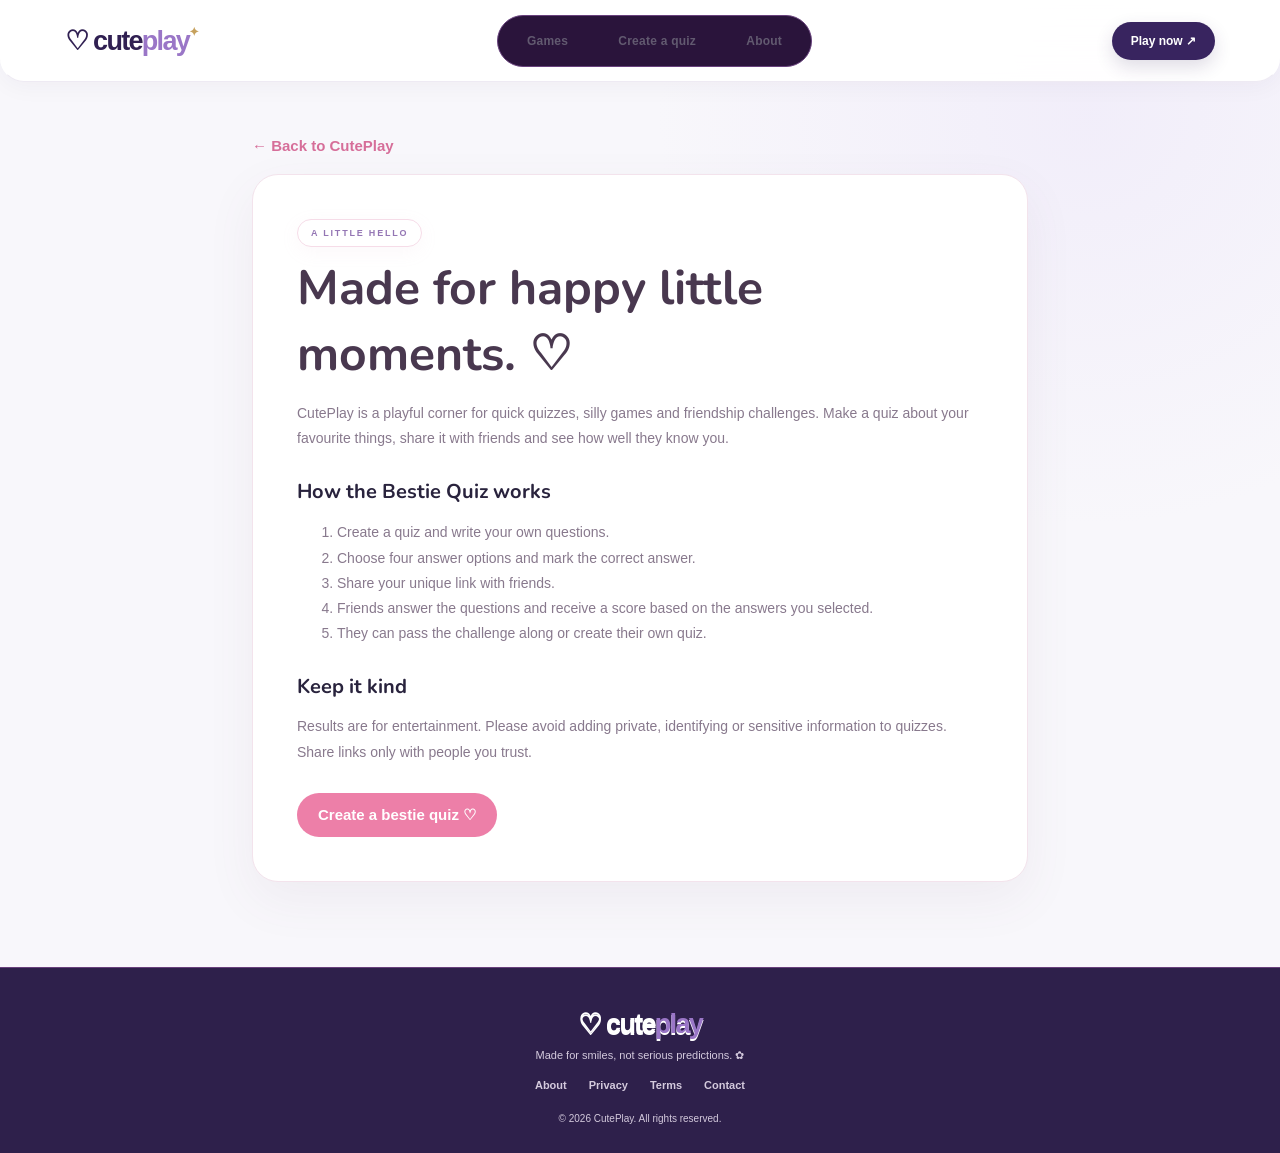
<file: about.html>
<!doctype html><html lang="en"><head><meta charset="utf-8"><meta name="viewport" content="width=device-width,initial-scale=1"><meta name="theme-color" content="#321052"><title>About CutePlay | CutePlay</title><meta name="description" content="CutePlay is a collection of cheerful, shareable mini-games and friendship quizzes."><link rel="icon" type="image/svg+xml" href="https://fictionquiz.github.io/CutePlay/assets/favicon.svg?v=2"><link rel="shortcut icon" href="https://fictionquiz.github.io/CutePlay/assets/favicon.svg?v=2"><link rel="preconnect" href="https://fonts.googleapis.com"><link rel="preconnect" href="https://fonts.gstatic.com" crossorigin><link href="https://fonts.googleapis.com/css2?family=Nunito:wght@400;600;700;800;900&display=swap" rel="stylesheet"><link rel="stylesheet" href="style.css?v=20261108-premium-arcade-2"><style>.info-page{max-width:820px;margin:55px auto 85px;padding:0 22px}.info-card{background:#fff;border:1px solid #f3e3ec;border-radius:26px;padding:clamp(22px,5vw,44px);box-shadow:0 18px 50px #76556b12}.info-page h1{font-size:clamp(32px,6vw,48px);margin:8px 0 12px;color:#49384f}.info-page h2{font-size:20px;margin:27px 0 8px}.info-page p,.info-page li{color:#88798d;line-height:1.8;font-size:14px}.info-page .back-link{display:inline-block;margin-bottom:20px;color:#d66e99;text-decoration:none;font-weight:900}.info-page .info-cta{display:inline-block;margin-top:14px;padding:13px 21px;background:#ed7fa8;border-radius:30px;color:white;text-decoration:none;font-weight:900}.info-page ul{padding-left:22px}.info-page .updated{font-size:11px;color:#b09eae}</style></head><body><div class="top-note">A little fun makes every day sweeter ✦</div><header class="site-header"><a class="brand" href="index.html">♡ cute<span>play</span><i>✦</i></a><nav class="desktop-nav"><a href="index.html#games">Games</a><a href="index.html?create=1">Create a quiz</a><a href="about.html">About</a></nav><a class="header-cta" href="index.html#games">Play now ↗</a></header><main class="info-page"><a class="back-link" href="index.html">← Back to CutePlay</a><article class="info-card"><div class="eyebrow">A LITTLE HELLO</div><h1>Made for happy little moments. ♡</h1><p>CutePlay is a playful corner for quick quizzes, silly games and friendship challenges. Make a quiz about your favourite things, share it with friends and see how well they know you.</p><h2>How the Bestie Quiz works</h2><ol><li>Create a quiz and write your own questions.</li><li>Choose four answer options and mark the correct answer.</li><li>Share your unique link with friends.</li><li>Friends answer the questions and receive a score based on the answers you selected.</li><li>They can pass the challenge along or create their own quiz.</li></ol><h2>Keep it kind</h2><p>Results are for entertainment. Please avoid adding private, identifying or sensitive information to quizzes. Share links only with people you trust.</p><a class="info-cta" href="index.html?create=1">Create a bestie quiz ♡</a></article></main><footer><a class="brand footer-brand" href="index.html">♡ cute<span>play</span></a><p>Made for smiles, not serious predictions. ✿</p><div class="footer-links"><a href="about.html">About</a><a href="privacy.html">Privacy</a><a href="terms.html">Terms</a><a href="contact.html">Contact</a></div><small>© <span id="year"></span> CutePlay. All rights reserved.</small></footer><script>document.getElementById('year').textContent=new Date().getFullYear()</script></body></html>
</file>
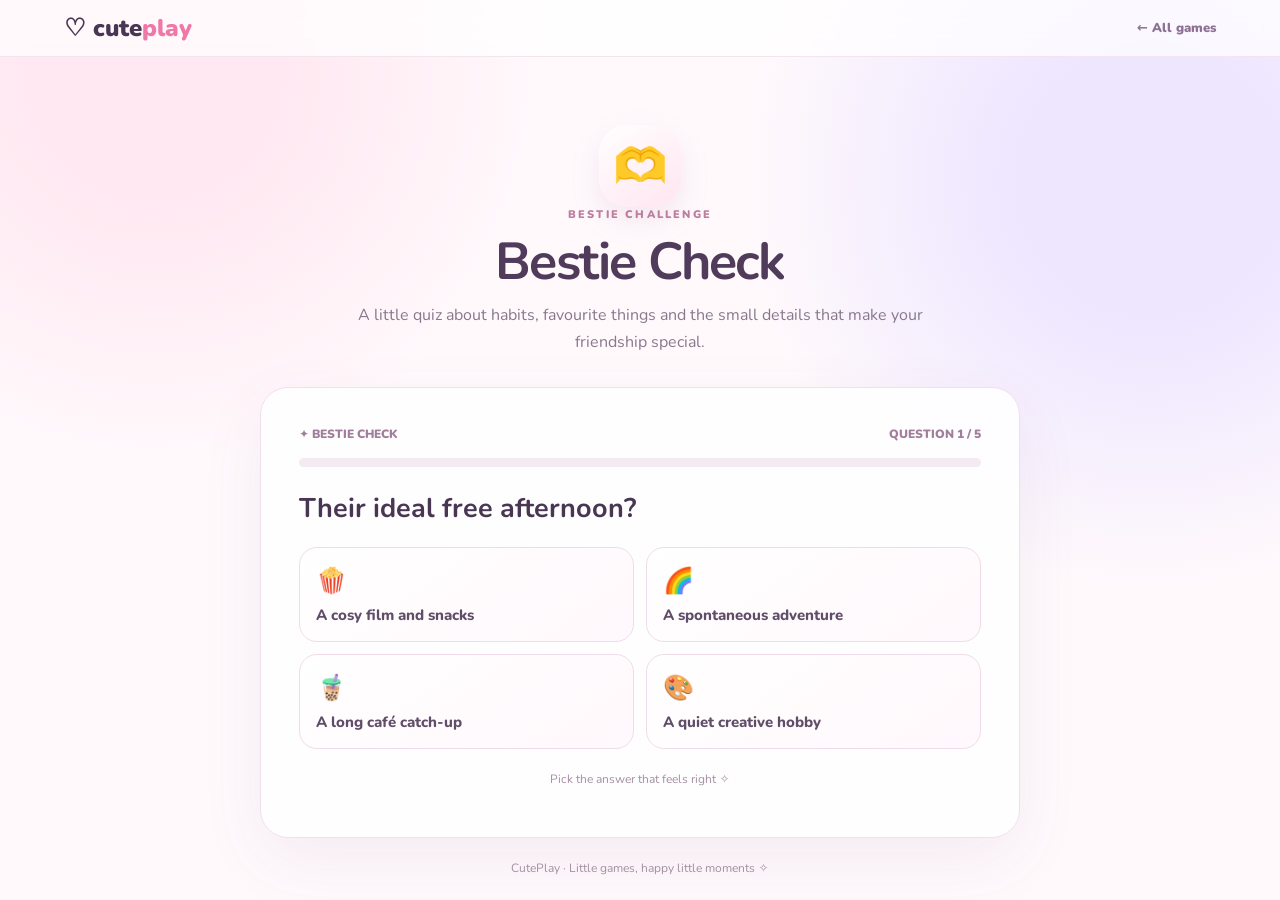
<file: bestie-check.html>
<!doctype html><html lang="en"><head><meta charset="utf-8"><meta name="viewport" content="width=device-width,initial-scale=1"><meta name="theme-color" content="#6d4b91"><meta name="description" content="How well do you know your bestie? Play this friendly quiz on CutePlay."><link rel="canonical" href="https://fictionquiz.github.io/CutePlay/bestie-check.html"><title>Bestie Check — CutePlay</title><link rel="preconnect" href="https://fonts.googleapis.com"><link href="https://fonts.googleapis.com/css2?family=Nunito:wght@400;600;700;800;900&display=swap" rel="stylesheet"><link rel="stylesheet" href="mini-games.css"></head><body><header class="mini-top"><a class="mini-brand" href="index.html">♡ cute<span>play</span></a><a class="back" href="index.html">← All games</a></header><main class="mini-wrap" data-game-page="bestie"><section class="mini-hero"><div class="mini-sticker" aria-hidden="true">🫶</div><div class="mini-kicker">BESTIE CHALLENGE</div><h1>Bestie Check</h1><p>A little quiz about habits, favourite things and the small details that make your friendship special.</p></section><section class="play-panel" id="play-area" aria-live="polite"></section><p class="mini-note">CutePlay · Little games, happy little moments ✧</p></main><script src="mini-games.js" defer></script></body></html>
</file>
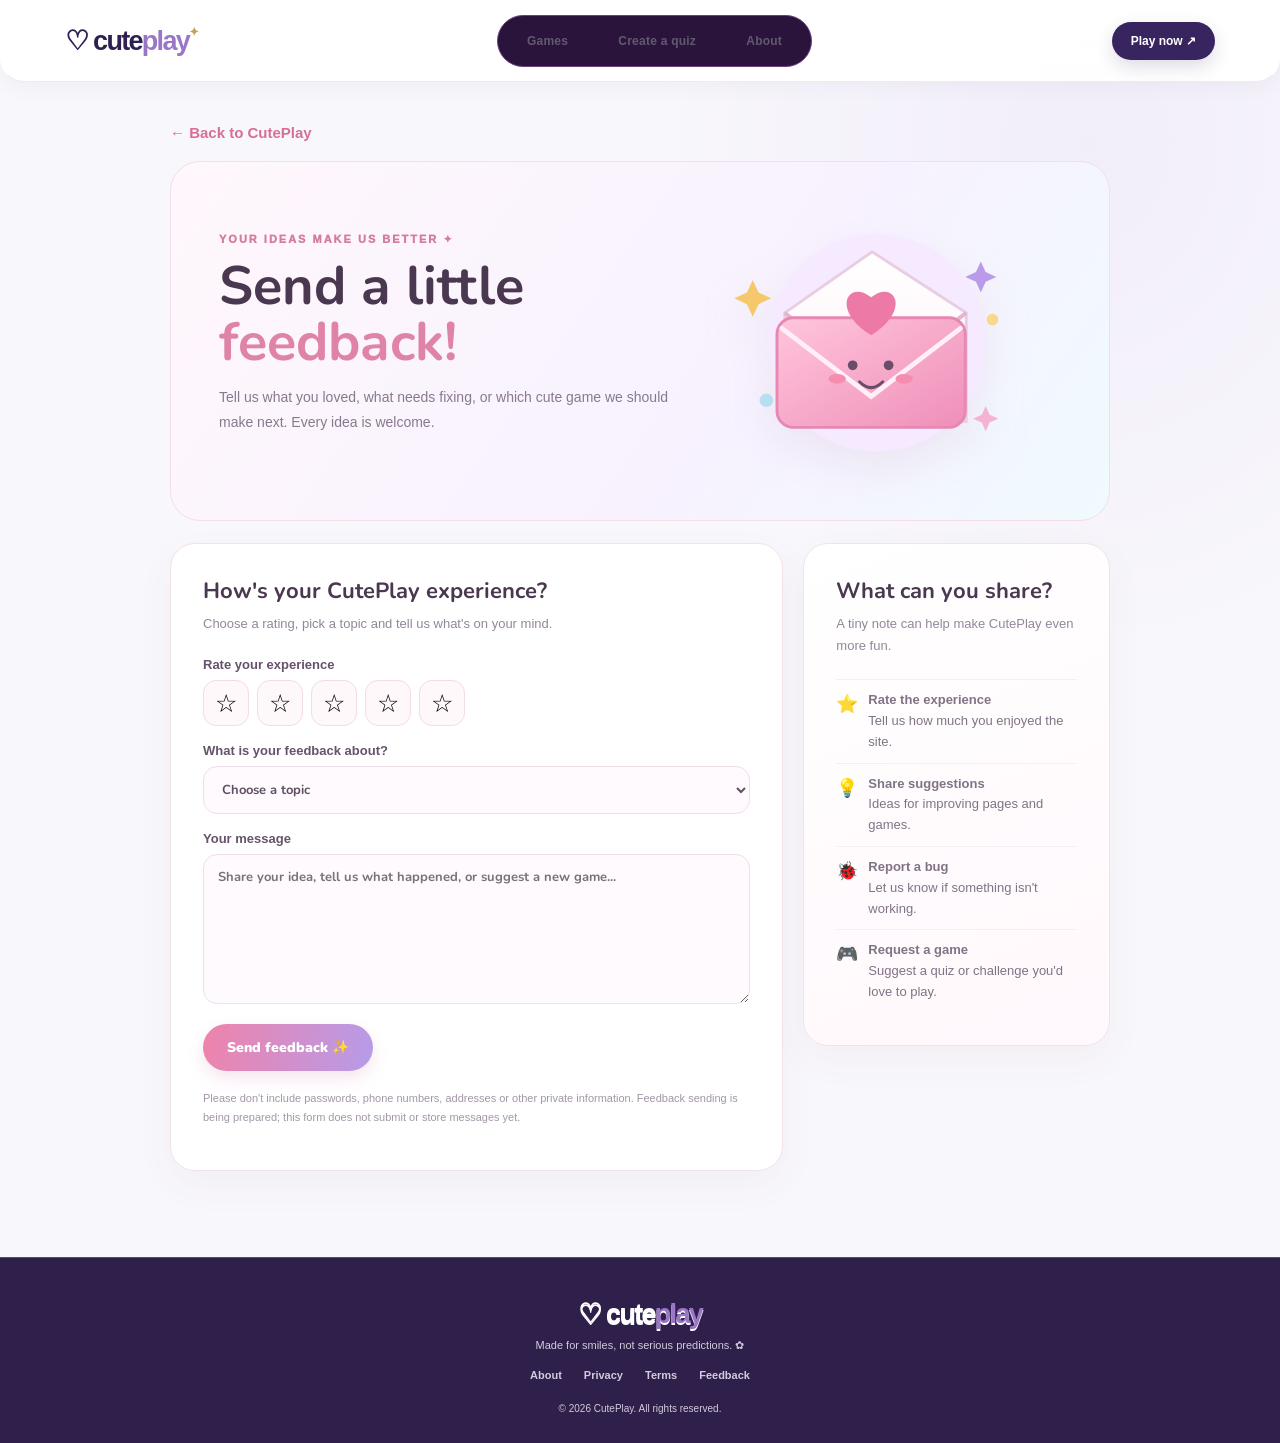
<file: contact.html>
<!doctype html>
<html lang="en">
<head>
<meta charset="utf-8"><meta name="viewport" content="width=device-width,initial-scale=1">
<meta name="theme-color" content="#321052">
<title>Feedback & Ideas | CutePlay</title>
<meta name="description" content="Rate CutePlay, share a suggestion, report a bug or send us a cute new game idea.">
<link rel="icon" type="image/svg+xml" href="https://fictionquiz.github.io/CutePlay/assets/favicon.svg?v=2"><link rel="shortcut icon" href="https://fictionquiz.github.io/CutePlay/assets/favicon.svg?v=2">
<link rel="preconnect" href="https://fonts.googleapis.com"><link rel="preconnect" href="https://fonts.gstatic.com" crossorigin>
<link href="https://fonts.googleapis.com/css2?family=Nunito:wght@400;600;700;800;900&display=swap" rel="stylesheet">
<link rel="stylesheet" href="style.css?v=20261108-premium-arcade-2">
<style>
.feedback-page{max-width:980px;margin:42px auto 86px;padding:0 20px}
.feedback-back{display:inline-block;margin:0 0 20px;color:#d66e99;text-decoration:none;font-weight:900}
.feedback-hero{display:grid;grid-template-columns:1.1fr .9fr;align-items:center;gap:20px;padding:clamp(24px,5vw,48px);border:1px solid #f3deea;border-radius:30px;background:linear-gradient(125deg,#fff7fb,#f7f2ff 62%,#f0faff);overflow:hidden}
.feedback-kicker{font-size:11px;letter-spacing:2px;font-weight:1000;color:#d47ca0}
.feedback-hero h1{font-size:clamp(34px,6vw,54px);line-height:1.05;color:#49384f;margin:12px 0}
.feedback-hero h1 span{color:#df83a9}
.feedback-hero p{color:#88798d;line-height:1.8;font-size:14px;max-width:470px}
.feedback-art{width:100%;max-width:330px;justify-self:center;filter:drop-shadow(0 18px 20px #cba8c333);animation:feedbackFloat 4s ease-in-out infinite}
@keyframes feedbackFloat{0%,100%{transform:translateY(0) rotate(-2deg)}50%{transform:translateY(-9px) rotate(2deg)}}
.feedback-layout{display:grid;grid-template-columns:minmax(0,1.4fr) minmax(220px,.7fr);gap:20px;margin-top:22px;align-items:start}
.feedback-card,.feedback-side{background:#fff;border:1px solid #f2e2eb;border-radius:25px;padding:clamp(20px,4vw,32px);box-shadow:0 14px 38px #76556b0c}
.feedback-card h2,.feedback-side h2{font-size:22px;color:#49384f;margin:0 0 7px}
.feedback-muted{color:#94869a;font-size:13px;line-height:1.7;margin:0 0 22px}
.feedback-field{display:block;margin:17px 0}
.feedback-field label{display:block;color:#66536b;font-size:13px;font-weight:900;margin-bottom:8px}
.feedback-field select,.feedback-field textarea{width:100%;border:1.5px solid #f0dfe9;border-radius:14px;background:#fffafd;padding:13px 14px;color:#5f5065;font:700 13px Nunito,sans-serif;outline:none}
.feedback-field select:focus,.feedback-field textarea:focus{border-color:#e88bb1;box-shadow:0 0 0 3px #fceaf2}
.feedback-field textarea{min-height:150px;resize:vertical}
.feedback-stars{display:flex;gap:8px;flex-wrap:wrap}
.feedback-stars button{border:1px solid #f1dce7;background:#fff8fb;border-radius:13px;width:46px;height:46px;font-size:25px;cursor:pointer;transition:.18s}
.feedback-stars button[aria-pressed=true],.feedback-stars button:hover{background:#fff0c9;border-color:#f3d27d;transform:translateY(-2px)}
.feedback-submit{border:0;border-radius:30px;background:linear-gradient(100deg,#ef83aa,#b69be9);color:white;padding:14px 24px;font:900 14px Nunito,sans-serif;cursor:pointer;box-shadow:0 7px 16px #dca5c34a}
.feedback-submit:disabled{opacity:.65;cursor:not-allowed}
.feedback-status{display:none;margin-top:15px;padding:13px 15px;border-radius:13px;background:#fff5df;color:#8b6b36;font-size:12px;line-height:1.6}
.feedback-status.show{display:block}
.feedback-side{background:linear-gradient(160deg,#fff,#fff8fc)}
.feedback-side ul{padding:0;margin:17px 0 0;list-style:none}
.feedback-side li{display:flex;gap:10px;align-items:flex-start;color:#817386;font-size:13px;line-height:1.6;padding:10px 0;border-top:1px solid #f7edf2}
.feedback-side li b{font-size:18px}
.feedback-privacy{font-size:11px;color:#a395a7;line-height:1.7;margin-top:18px}
@media(max-width:700px){.feedback-hero{grid-template-columns:1fr;text-align:center}.feedback-hero p{margin-left:auto;margin-right:auto}.feedback-art{max-width:220px}.feedback-layout{grid-template-columns:1fr}.feedback-page{margin-top:25px}}
</style>
</head>
<body>
<div class="top-note">A little fun makes every day sweeter ✦</div>
<header class="site-header"><a class="brand" href="index.html">♡ cute<span>play</span><i>✦</i></a><nav class="desktop-nav"><a href="index.html#games">Games</a><a href="create.html">Create a quiz</a><a href="about.html">About</a></nav><a class="header-cta" href="index.html#games">Play now ↗</a></header>
<main class="feedback-page">
<a class="feedback-back" href="index.html">← Back to CutePlay</a>
<section class="feedback-hero">
<div><div class="feedback-kicker">YOUR IDEAS MAKE US BETTER ✦</div><h1>Send a little <span>feedback!</span></h1><p>Tell us what you loved, what needs fixing, or which cute game we should make next. Every idea is welcome.</p></div>
<svg class="feedback-art" viewBox="0 0 340 270" role="img" aria-label="Cute pastel envelope character with a heart and sparkles">
<defs><linearGradient id="env" x1="0" y1="0" x2="1" y2="1"><stop stop-color="#ffc5dc"/><stop offset="1" stop-color="#ef8fb9"/></linearGradient><linearGradient id="letter" x1="0" y1="0" x2="0" y2="1"><stop stop-color="#fff"/><stop offset="1" stop-color="#fff1f7"/></linearGradient></defs>
<circle cx="171" cy="137" r="112" fill="#f5eaff"/><path d="M76 106l90-63 97 63v112H76z" fill="url(#letter)" stroke="#e9cde0" stroke-width="3"/><path d="M76 106l90 72 97-72" fill="none" stroke="#e5b4cf" stroke-width="4"/><rect x="68" y="111" width="194" height="113" rx="17" fill="url(#env)" stroke="#e887b1" stroke-width="3"/><path d="M73 122l92 70 92-70" fill="none" stroke="#fff0f7" stroke-width="5" stroke-linecap="round"/><circle cx="146" cy="160" r="5" fill="#694d69"/><circle cx="183" cy="160" r="5" fill="#694d69"/><path d="M153 177q12 12 24 0" fill="none" stroke="#694d69" stroke-width="3" stroke-linecap="round"/><ellipse cx="130" cy="174" rx="9" ry="5" fill="#f58eae"/><ellipse cx="199" cy="174" rx="9" ry="5" fill="#f58eae"/><path d="M165 90c-23-19-43 12 0 39 43-27 23-58 0-39z" fill="#ed79a6"/><path d="M43 72l6 13 13 6-13 6-6 13-6-13-13-6 13-6z" fill="#f5c86c"/><path d="M278 53l5 11 11 5-11 5-5 11-5-11-11-5 11-5z" fill="#b99be9"/><path d="M283 202l4 9 9 4-9 4-4 9-4-9-9-4 9-4z" fill="#f4b3d0"/><circle cx="57" cy="196" r="7" fill="#b7dff1"/><circle cx="290" cy="113" r="6" fill="#f7d88c"/></svg>
</section>
<div class="feedback-layout">
<section class="feedback-card">
<h2>How's your CutePlay experience?</h2><p class="feedback-muted">Choose a rating, pick a topic and tell us what's on your mind.</p>
<form id="feedback-form">
<div class="feedback-field"><label>Rate your experience</label><div class="feedback-stars" role="group" aria-label="Star rating">
<button type="button" data-rating="1" aria-label="1 star" aria-pressed="false">☆</button><button type="button" data-rating="2" aria-label="2 stars" aria-pressed="false">☆</button><button type="button" data-rating="3" aria-label="3 stars" aria-pressed="false">☆</button><button type="button" data-rating="4" aria-label="4 stars" aria-pressed="false">☆</button><button type="button" data-rating="5" aria-label="5 stars" aria-pressed="false">☆</button>
</div></div>
<div class="feedback-field"><label for="feedback-type">What is your feedback about?</label><select id="feedback-type" required><option value="">Choose a topic</option><option>Website suggestion</option><option>Report a bug</option><option>New game idea</option><option>Quiz or answer issue</option><option>Something I loved</option><option>Other feedback</option></select></div>
<div class="feedback-field"><label for="feedback-message">Your message</label><textarea id="feedback-message" maxlength="1200" required placeholder="Share your idea, tell us what happened, or suggest a new game..."></textarea></div>
<button class="feedback-submit" id="feedback-submit" type="submit">Send feedback ✨</button>
<div class="feedback-status" id="feedback-status" role="status" aria-live="polite"></div>
</form>
<p class="feedback-privacy">Please don't include passwords, phone numbers, addresses or other private information. Feedback sending is being prepared; this form does not submit or store messages yet.</p>
</section>
<aside class="feedback-side"><h2>What can you share?</h2><p class="feedback-muted">A tiny note can help make CutePlay even more fun.</p><ul><li><b>⭐</b><span><strong>Rate the experience</strong><br>Tell us how much you enjoyed the site.</span></li><li><b>💡</b><span><strong>Share suggestions</strong><br>Ideas for improving pages and games.</span></li><li><b>🐞</b><span><strong>Report a bug</strong><br>Let us know if something isn't working.</span></li><li><b>🎮</b><span><strong>Request a game</strong><br>Suggest a quiz or challenge you'd love to play.</span></li></ul></aside>
</div>
</main>
<footer><a class="brand footer-brand" href="index.html">♡ cute<span>play</span></a><p>Made for smiles, not serious predictions. ✿</p><div class="footer-links"><a href="about.html">About</a><a href="privacy.html">Privacy</a><a href="terms.html">Terms</a><a href="contact.html">Feedback</a></div><small>© <span id="year"></span> CutePlay. All rights reserved.</small></footer>
<script>
document.getElementById('year').textContent=new Date().getFullYear();
let selectedRating=0;
const stars=[...document.querySelectorAll('[data-rating]')];
stars.forEach(star=>star.addEventListener('click',()=>{selectedRating=Number(star.dataset.rating);stars.forEach(s=>{const active=Number(s.dataset.rating)<=selectedRating;s.textContent=active?'★':'☆';s.setAttribute('aria-pressed',String(Number(s.dataset.rating)===selectedRating));});}));
document.getElementById('feedback-form').addEventListener('submit',event=>{event.preventDefault();const status=document.getElementById('feedback-status');if(!selectedRating){status.textContent='Please choose a star rating first. Your feedback has not been sent.';status.classList.add('show');return;}status.textContent='Your feedback form is ready, but message delivery is not connected yet. Nothing has been sent or saved. Once the separate CutePlay feedback database is connected, this button will submit your message.';status.classList.add('show');});
</script>
</body></html>
</file>
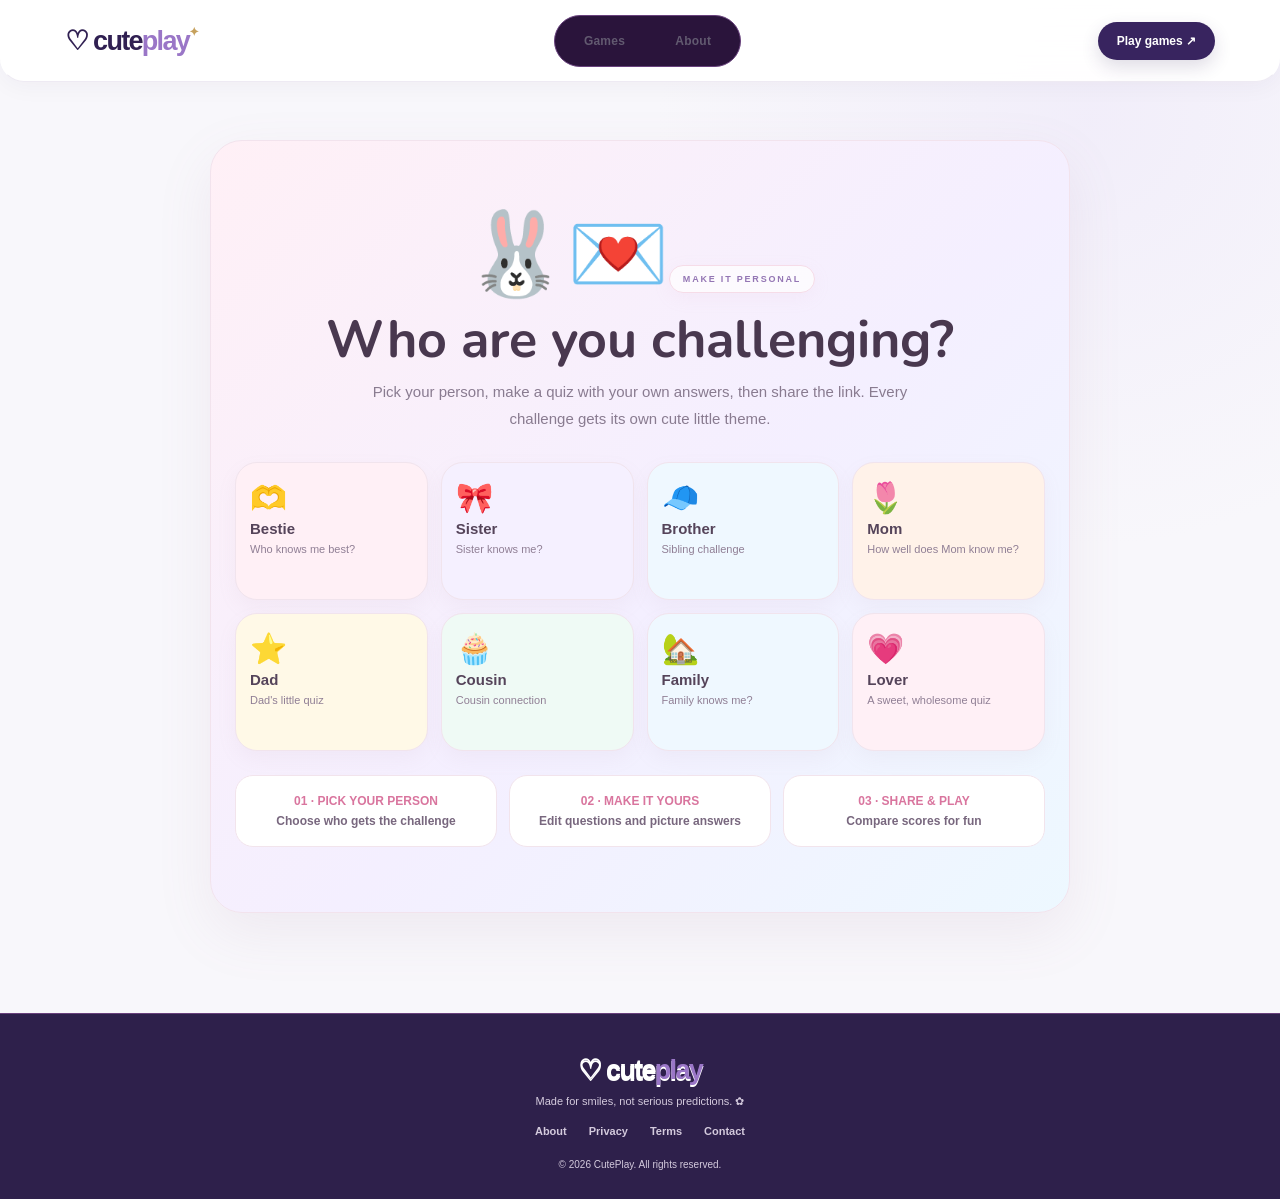
<file: create.html>
<!doctype html><html lang="en"><head><meta charset="utf-8"><meta name="viewport" content="width=device-width,initial-scale=1"><meta name="theme-color" content="#321052"><title>Create a Bestie Quiz | CutePlay</title><meta name="description" content="Create a personal friendship quiz, choose the correct answers and challenge your friends on CutePlay."><meta property="og:title" content="Create a Bestie Quiz on CutePlay 💗"><meta property="og:description" content="Write your questions, set the right answers and see who knows you best."><meta property="og:image" content="https://fictionquiz.github.io/CutePlay/assets/bestie-preview.svg"><link rel="icon" type="image/svg+xml" href="https://fictionquiz.github.io/CutePlay/assets/favicon.svg?v=2"><link rel="shortcut icon" href="https://fictionquiz.github.io/CutePlay/assets/favicon.svg?v=2"><link rel="preconnect" href="https://fonts.googleapis.com"><link rel="preconnect" href="https://fonts.gstatic.com" crossorigin><link href="https://fonts.googleapis.com/css2?family=Nunito:wght@400;600;700;800;900&display=swap" rel="stylesheet"><link rel="stylesheet" href="style.css?v=20261108-quiz-styles-5"><style>.create-page{max-width:900px;margin:38px auto 80px;padding:20px}.create-panel{position:relative;overflow:hidden;text-align:center;padding:clamp(28px,6vw,65px) 24px;background:linear-gradient(135deg,#fff0f6,#f4efff 55%,#edf8ff);border:1px solid #f2e3ed;border-radius:32px;box-shadow:0 20px 55px #9e76911a}.create-mascot{font-size:82px;display:inline-block;animation:floaty 2.8s ease-in-out infinite}.create-panel h1{font-size:clamp(32px,6vw,52px);line-height:1.08;color:#49384f;margin:10px 0}.create-panel p{max-width:570px;margin:0 auto;color:#897b90;line-height:1.8}.create-start{display:inline-block;margin:24px 0 0;padding:15px 27px;border-radius:30px;background:#ed7fa8;color:#fff;text-decoration:none;font-weight:1000;box-shadow:0 10px 22px #edb8cd88}.create-steps{display:grid;grid-template-columns:repeat(3,1fr);gap:12px;margin-top:22px}.create-step{background:#fff;border:1px solid #f2e4ec;border-radius:18px;padding:18px 12px}.create-step b{display:block;color:#d9759e;font-size:12px}.create-step span{display:block;color:#78677e;font-size:12px;font-weight:900;margin-top:6px}@keyframes floaty{0%,100%{transform:translateY(0) rotate(-4deg)}50%{transform:translateY(-12px) rotate(4deg)}}@media(max-width:600px){.create-steps{grid-template-columns:1fr}.create-panel{border-radius:24px}.create-mascot{font-size:68px}}
.relation-grid{display:grid;grid-template-columns:repeat(4,minmax(0,1fr));gap:13px;margin:30px 0 24px;text-align:left}.relation-card{min-height:138px;padding:17px 14px;border-radius:22px;text-decoration:none;border:1px solid #f1e4ed;background:white;display:flex;flex-direction:column;gap:5px;box-shadow:0 8px 20px #b18ba012;transition:transform .2s,box-shadow .2s}.relation-card:hover{transform:translateY(-5px);box-shadow:0 14px 25px #b18ba025}.relation-card>span{font-size:30px}.relation-card b{color:#55445a;font-size:15px}.relation-card small{color:#907f95;font-size:11px;line-height:1.4}.rel-pink{background:#fff0f6}.rel-lilac{background:#f5f0ff}.rel-blue{background:#eff8ff}.rel-peach{background:#fff2e9}.rel-yellow{background:#fff9e7}.rel-mint{background:#effaf5}@media(max-width:700px){.relation-grid{grid-template-columns:repeat(2,minmax(0,1fr));gap:10px}.relation-card{min-height:122px}}
</style></head><body><div class="top-note">A little fun makes every day sweeter ✦</div><header class="site-header"><a class="brand" href="index.html">♡ cute<span>play</span><i>✦</i></a><nav class="desktop-nav"><a href="index.html#games">Games</a><a href="about.html">About</a></nav><a class="header-cta" href="index.html#games">Play games ↗</a></header><main class="create-page"><section class="create-panel"><div class="create-mascot">🐰💌</div><div class="eyebrow">MAKE IT PERSONAL</div><h1>Who are you challenging?</h1><p>Pick your person, make a quiz with your own answers, then share the link. Every challenge gets its own cute little theme.</p><div class="relation-grid">
<a class="relation-card rel-pink" href="index.html?create=1&type=bestie"><span>🫶</span><b>Bestie</b><small>Who knows me best?</small></a>
<a class="relation-card rel-lilac" href="index.html?create=1&type=sister"><span>🎀</span><b>Sister</b><small>Sister knows me?</small></a>
<a class="relation-card rel-blue" href="index.html?create=1&type=brother"><span>🧢</span><b>Brother</b><small>Sibling challenge</small></a>
<a class="relation-card rel-peach" href="index.html?create=1&type=mom"><span>🌷</span><b>Mom</b><small>How well does Mom know me?</small></a>
<a class="relation-card rel-yellow" href="index.html?create=1&type=dad"><span>⭐</span><b>Dad</b><small>Dad's little quiz</small></a>
<a class="relation-card rel-mint" href="index.html?create=1&type=cousin"><span>🧁</span><b>Cousin</b><small>Cousin connection</small></a>
<a class="relation-card rel-blue" href="index.html?create=1&type=family"><span>🏡</span><b>Family</b><small>Family knows me?</small></a>
<a class="relation-card rel-pink" href="index.html?create=1&type=special"><span>💗</span><b>Lover</b><small>A sweet, wholesome quiz</small></a>
</div><div class="create-steps"><div class="create-step"><b>01 · PICK YOUR PERSON</b><span>Choose who gets the challenge</span></div><div class="create-step"><b>02 · MAKE IT YOURS</b><span>Edit questions and picture answers</span></div><div class="create-step"><b>03 · SHARE & PLAY</b><span>Compare scores for fun</span></div></div></section></main><footer><a class="brand footer-brand" href="index.html">♡ cute<span>play</span></a><p>Made for smiles, not serious predictions. ✿</p><div class="footer-links"><a href="about.html">About</a><a href="privacy.html">Privacy</a><a href="terms.html">Terms</a><a href="contact.html">Contact</a></div><small>© 2026 CutePlay. All rights reserved.</small></footer></body></html>
</file>
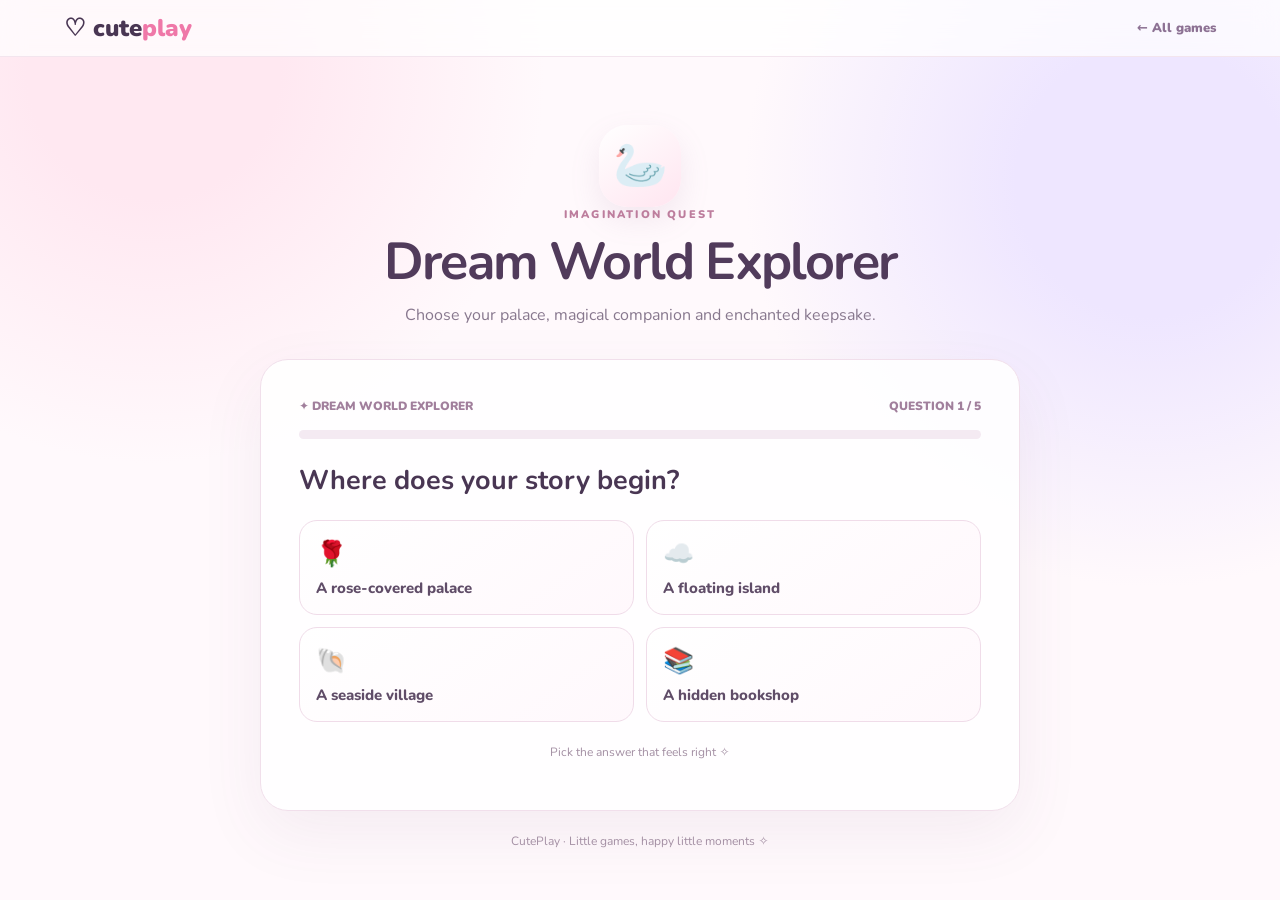
<file: dream-world.html>
<!doctype html><html lang="en"><head><meta charset="utf-8"><meta name="viewport" content="width=device-width,initial-scale=1"><meta name="theme-color" content="#6d4b91"><meta name="description" content="Create a tiny fantasy world with your imagination."><link rel="canonical" href="https://fictionquiz.github.io/CutePlay/dream-world.html"><title>Dream World Explorer — CutePlay</title><link rel="preconnect" href="https://fonts.googleapis.com"><link href="https://fonts.googleapis.com/css2?family=Nunito:wght@400;600;700;800;900&display=swap" rel="stylesheet"><link rel="stylesheet" href="mini-games.css"></head><body><header class="mini-top"><a class="mini-brand" href="index.html">♡ cute<span>play</span></a><a class="back" href="index.html">← All games</a></header><main class="mini-wrap" data-game-page="dream"><section class="mini-hero"><div class="mini-sticker" aria-hidden="true">🦢</div><div class="mini-kicker">IMAGINATION QUEST</div><h1>Dream World Explorer</h1><p>Choose your palace, magical companion and enchanted keepsake.</p></section><section class="play-panel" id="play-area" aria-live="polite"></section><p class="mini-note">CutePlay · Little games, happy little moments ✧</p></main><script src="mini-games.js" defer></script></body></html>
</file>
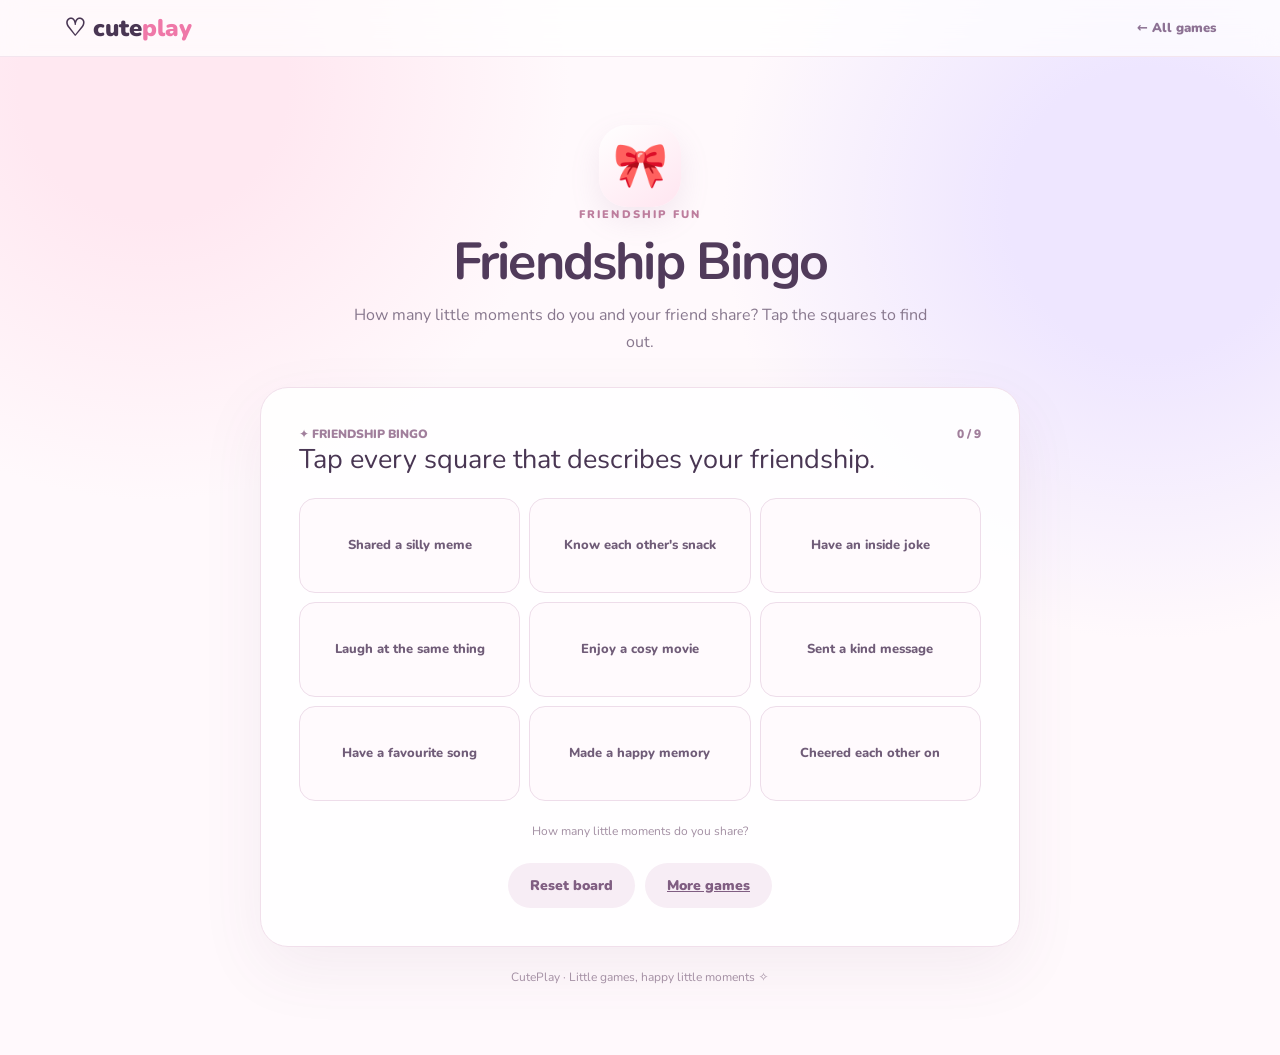
<file: friendship-bingo.html>
<!doctype html><html lang="en"><head><meta charset="utf-8"><meta name="viewport" content="width=device-width,initial-scale=1"><meta name="theme-color" content="#6d4b91"><meta name="description" content="Mark the little moments that describe your friendship."><link rel="canonical" href="https://fictionquiz.github.io/CutePlay/friendship-bingo.html"><title>Friendship Bingo — CutePlay</title><link rel="preconnect" href="https://fonts.googleapis.com"><link href="https://fonts.googleapis.com/css2?family=Nunito:wght@400;600;700;800;900&display=swap" rel="stylesheet"><link rel="stylesheet" href="mini-games.css"></head><body><header class="mini-top"><a class="mini-brand" href="index.html">♡ cute<span>play</span></a><a class="back" href="index.html">← All games</a></header><main class="mini-wrap" data-game-page="bingo"><section class="mini-hero"><div class="mini-sticker" aria-hidden="true">🎀</div><div class="mini-kicker">FRIENDSHIP FUN</div><h1>Friendship Bingo</h1><p>How many little moments do you and your friend share? Tap the squares to find out.</p></section><section class="play-panel" id="play-area" aria-live="polite"></section><p class="mini-note">CutePlay · Little games, happy little moments ✧</p></main><script src="mini-games.js" defer></script></body></html>
</file>
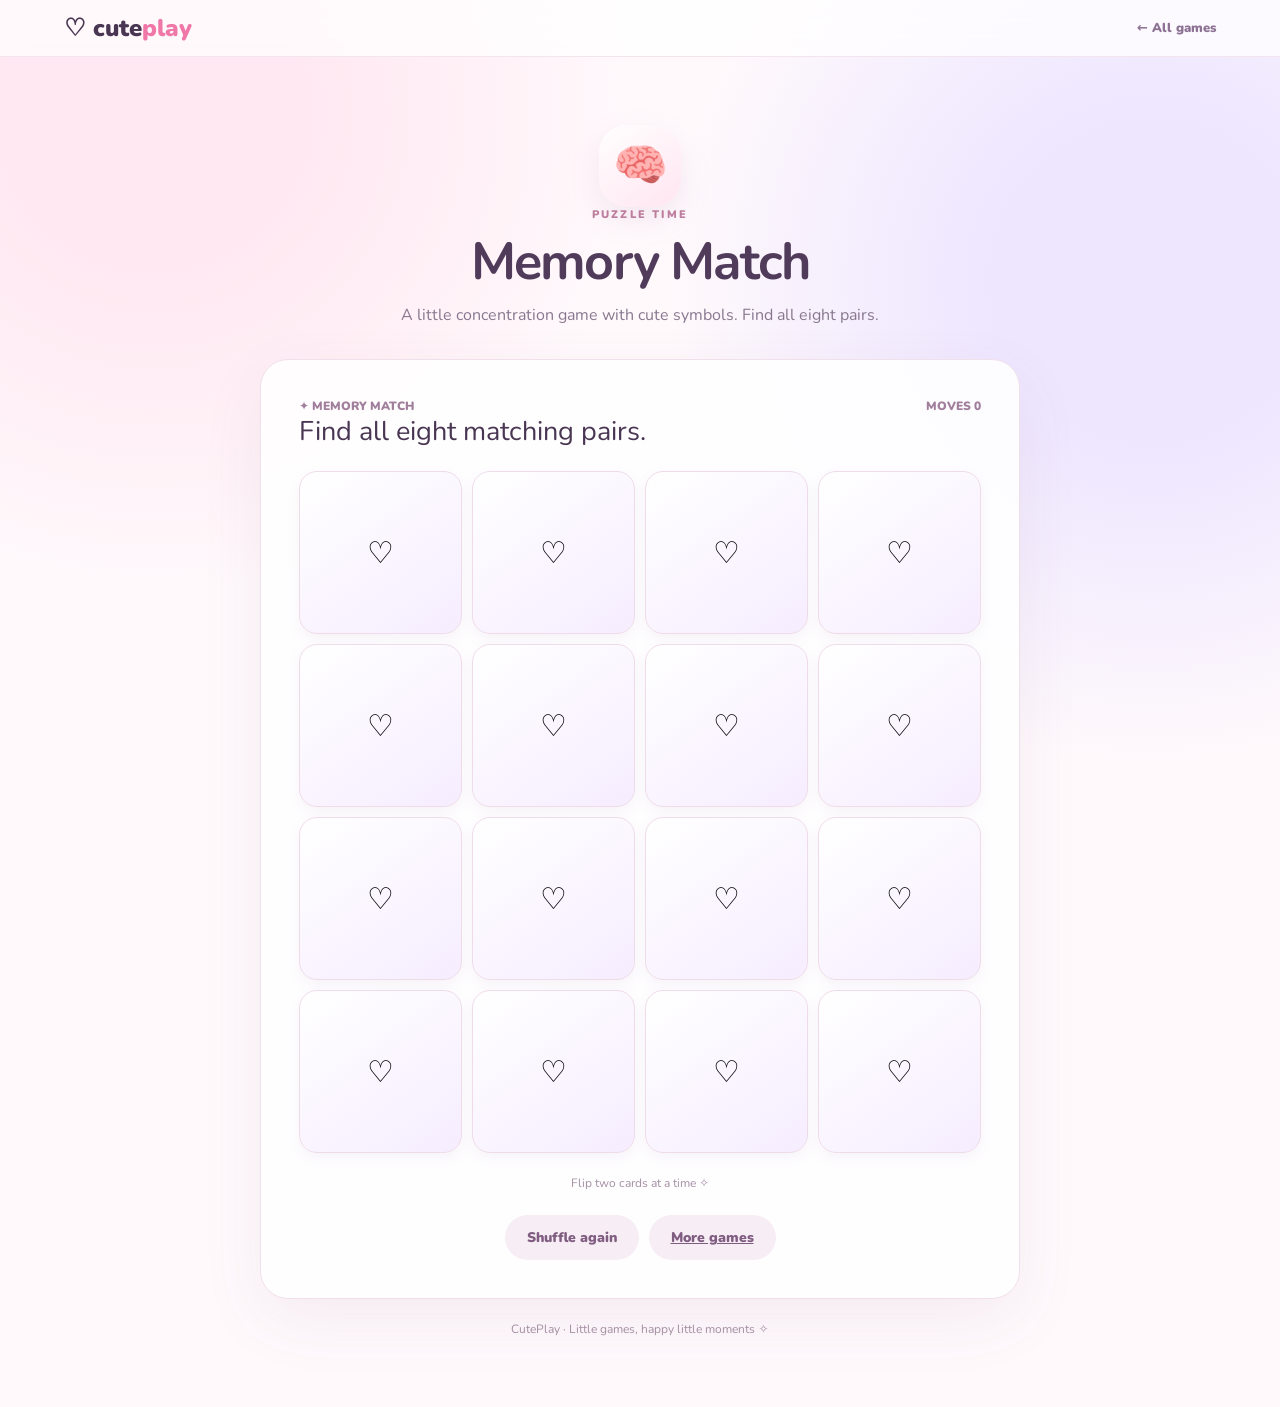
<file: memory-match.html>
<!doctype html><html lang="en"><head><meta charset="utf-8"><meta name="viewport" content="width=device-width,initial-scale=1"><meta name="theme-color" content="#6d4b91"><meta name="description" content="Flip cards and find all matching pairs in this kawaii memory game."><link rel="canonical" href="https://fictionquiz.github.io/CutePlay/memory-match.html"><title>Memory Match — CutePlay</title><link rel="preconnect" href="https://fonts.googleapis.com"><link href="https://fonts.googleapis.com/css2?family=Nunito:wght@400;600;700;800;900&display=swap" rel="stylesheet"><link rel="stylesheet" href="mini-games.css"></head><body><header class="mini-top"><a class="mini-brand" href="index.html">♡ cute<span>play</span></a><a class="back" href="index.html">← All games</a></header><main class="mini-wrap" data-game-page="memory"><section class="mini-hero"><div class="mini-sticker" aria-hidden="true">🧠</div><div class="mini-kicker">PUZZLE TIME</div><h1>Memory Match</h1><p>A little concentration game with cute symbols. Find all eight pairs.</p></section><section class="play-panel" id="play-area" aria-live="polite"></section><p class="mini-note">CutePlay · Little games, happy little moments ✧</p></main><script src="mini-games.js" defer></script></body></html>
</file>
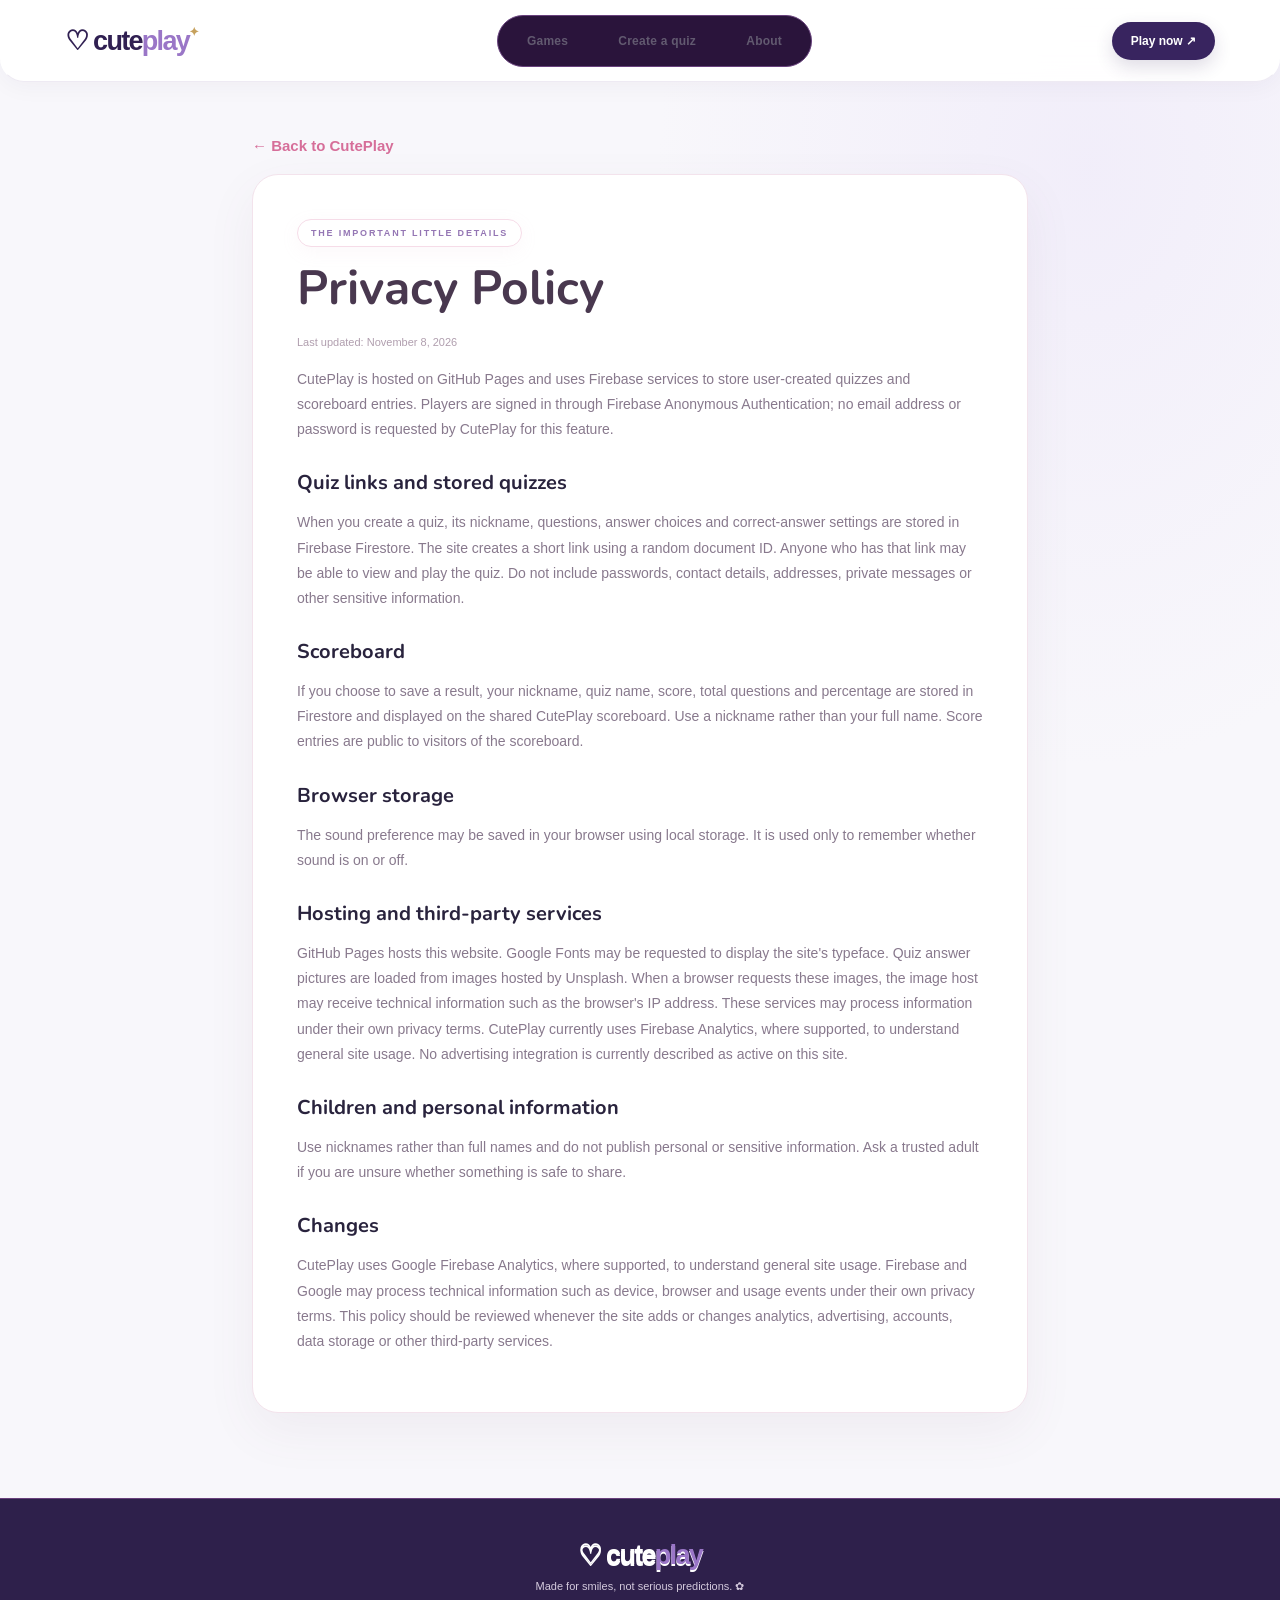
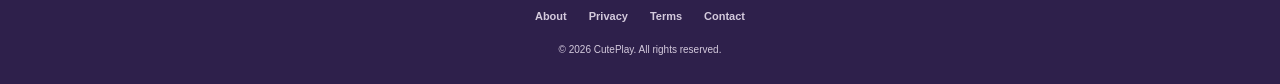
<file: privacy.html>
<!doctype html><html lang="en"><head><meta charset="utf-8"><meta name="viewport" content="width=device-width,initial-scale=1"><meta name="theme-color" content="#fff1f7"><title>Privacy Policy | CutePlay</title><meta name="description" content="Learn what CutePlay stores and how shareable quiz links work."><link rel="icon" type="image/svg+xml" href="https://fictionquiz.github.io/CutePlay/assets/favicon.svg?v=2"><link rel="shortcut icon" href="https://fictionquiz.github.io/CutePlay/assets/favicon.svg?v=2"><link rel="preconnect" href="https://fonts.googleapis.com"><link rel="preconnect" href="https://fonts.gstatic.com" crossorigin><link href="https://fonts.googleapis.com/css2?family=Nunito:wght@400;600;700;800;900&display=swap" rel="stylesheet"><link rel="stylesheet" href="style.css?v=20261108-cuteplay-theme-5"><style>.info-page{max-width:820px;margin:55px auto 85px;padding:0 22px}.info-card{background:#fff;border:1px solid #f3e3ec;border-radius:26px;padding:clamp(22px,5vw,44px);box-shadow:0 18px 50px #76556b12}.info-page h1{font-size:clamp(32px,6vw,48px);margin:8px 0 12px;color:#49384f}.info-page h2{font-size:20px;margin:27px 0 8px}.info-page p,.info-page li{color:#88798d;line-height:1.8;font-size:14px}.info-page .back-link{display:inline-block;margin-bottom:20px;color:#d66e99;text-decoration:none;font-weight:900}.info-page .info-cta{display:inline-block;margin-top:14px;padding:13px 21px;background:#ed7fa8;border-radius:30px;color:white;text-decoration:none;font-weight:900}.info-page ul{padding-left:22px}.info-page .updated{font-size:11px;color:#b09eae}</style></head><body><div class="top-note">A little fun makes every day sweeter ✦</div><header class="site-header"><a class="brand" href="index.html">♡ cute<span>play</span><i>✦</i></a><nav class="desktop-nav"><a href="index.html#games">Games</a><a href="index.html?create=1">Create a quiz</a><a href="about.html">About</a></nav><a class="header-cta" href="index.html#games">Play now ↗</a></header><main class="info-page"><a class="back-link" href="index.html">← Back to CutePlay</a><article class="info-card"><div class="eyebrow">THE IMPORTANT LITTLE DETAILS</div><h1>Privacy Policy</h1><p class="updated">Last updated: November 8, 2026</p><p>CutePlay is hosted on GitHub Pages and uses Firebase services to store user-created quizzes and scoreboard entries. Players are signed in through Firebase Anonymous Authentication; no email address or password is requested by CutePlay for this feature.</p><h2>Quiz links and stored quizzes</h2><p>When you create a quiz, its nickname, questions, answer choices and correct-answer settings are stored in Firebase Firestore. The site creates a short link using a random document ID. Anyone who has that link may be able to view and play the quiz. Do not include passwords, contact details, addresses, private messages or other sensitive information.</p><h2>Scoreboard</h2><p>If you choose to save a result, your nickname, quiz name, score, total questions and percentage are stored in Firestore and displayed on the shared CutePlay scoreboard. Use a nickname rather than your full name. Score entries are public to visitors of the scoreboard.</p><h2>Browser storage</h2><p>The sound preference may be saved in your browser using local storage. It is used only to remember whether sound is on or off.</p><h2>Hosting and third-party services</h2><p>GitHub Pages hosts this website. Google Fonts may be requested to display the site's typeface. Quiz answer pictures are loaded from images hosted by Unsplash. When a browser requests these images, the image host may receive technical information such as the browser's IP address. These services may process information under their own privacy terms. CutePlay currently uses Firebase Analytics, where supported, to understand general site usage. No advertising integration is currently described as active on this site.</p><h2>Children and personal information</h2><p>Use nicknames rather than full names and do not publish personal or sensitive information. Ask a trusted adult if you are unsure whether something is safe to share.</p><h2>Changes</h2><p>CutePlay uses Google Firebase Analytics, where supported, to understand general site usage. Firebase and Google may process technical information such as device, browser and usage events under their own privacy terms. This policy should be reviewed whenever the site adds or changes analytics, advertising, accounts, data storage or other third-party services.</p></article></main><footer><a class="brand footer-brand" href="index.html">♡ cute<span>play</span></a><p>Made for smiles, not serious predictions. ✿</p><div class="footer-links"><a href="about.html">About</a><a href="privacy.html">Privacy</a><a href="terms.html">Terms</a><a href="contact.html">Contact</a></div><small>© <span id="year"></span> CutePlay. All rights reserved.</small></footer><script>document.getElementById('year').textContent=new Date().getFullYear()</script></body></html>
</file>
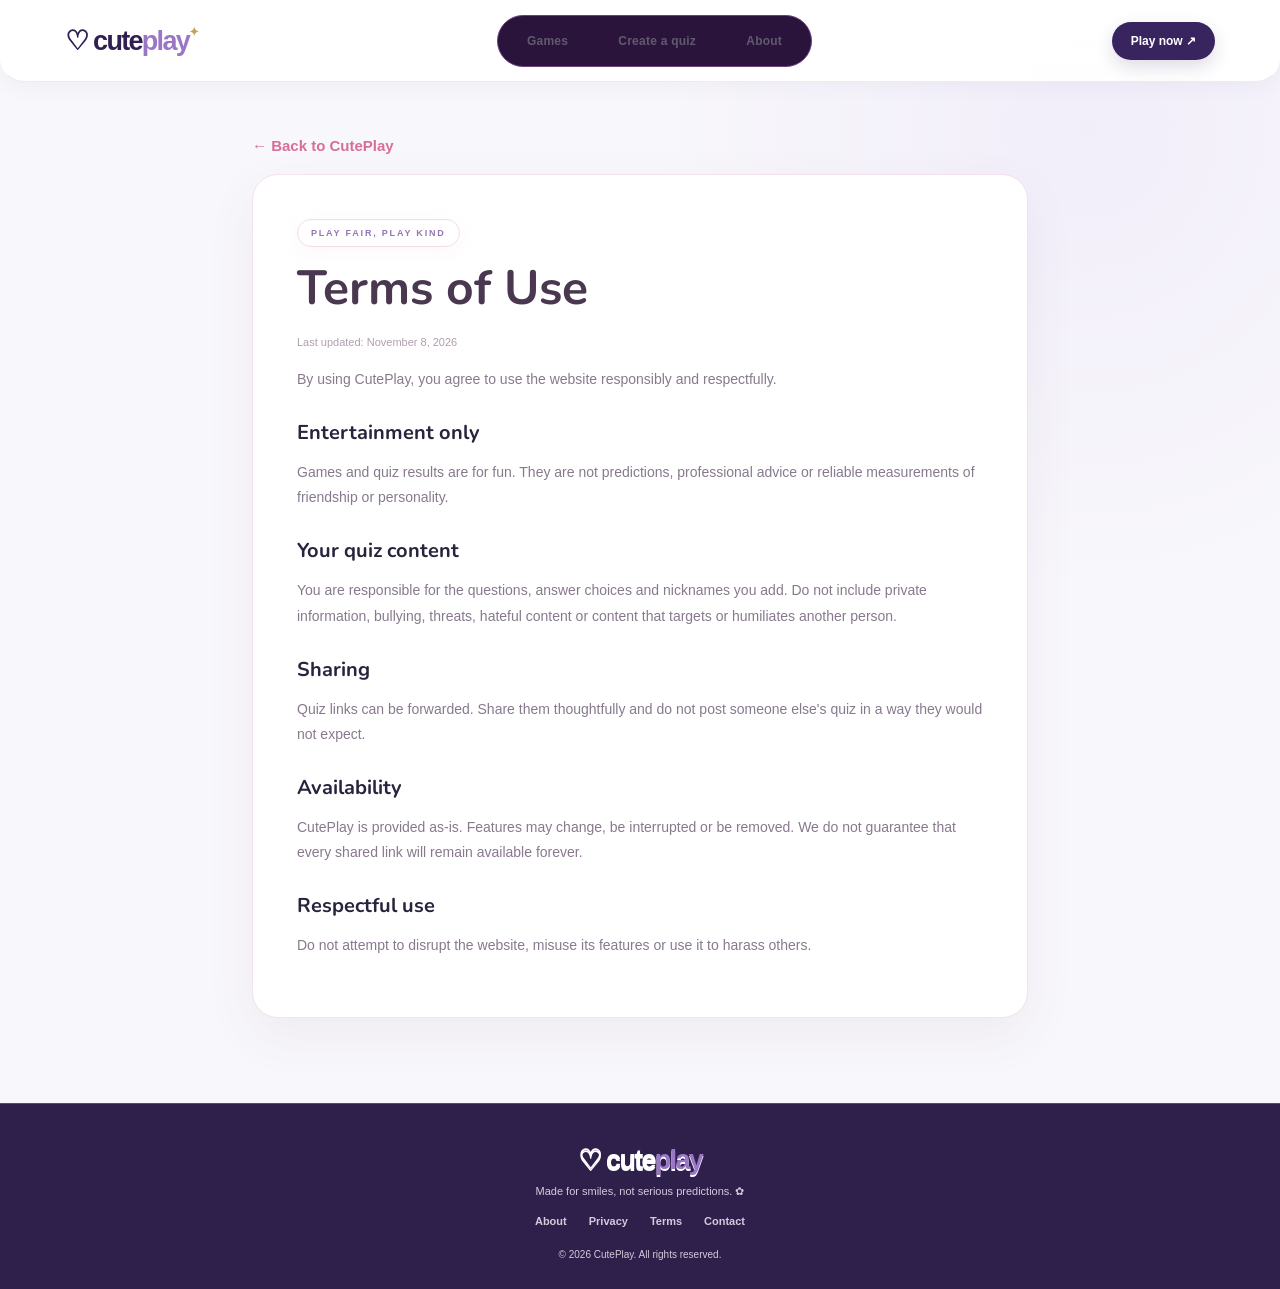
<file: terms.html>
<!doctype html><html lang="en"><head><meta charset="utf-8"><meta name="viewport" content="width=device-width,initial-scale=1"><meta name="theme-color" content="#321052"><title>Terms of Use | CutePlay</title><meta name="description" content="Simple terms for using CutePlay games and friendship quizzes."><link rel="icon" type="image/svg+xml" href="https://fictionquiz.github.io/CutePlay/assets/favicon.svg?v=2"><link rel="shortcut icon" href="https://fictionquiz.github.io/CutePlay/assets/favicon.svg?v=2"><link rel="preconnect" href="https://fonts.googleapis.com"><link rel="preconnect" href="https://fonts.gstatic.com" crossorigin><link href="https://fonts.googleapis.com/css2?family=Nunito:wght@400;600;700;800;900&display=swap" rel="stylesheet"><link rel="stylesheet" href="style.css?v=20261108-premium-arcade-2"><style>.info-page{max-width:820px;margin:55px auto 85px;padding:0 22px}.info-card{background:#fff;border:1px solid #f3e3ec;border-radius:26px;padding:clamp(22px,5vw,44px);box-shadow:0 18px 50px #76556b12}.info-page h1{font-size:clamp(32px,6vw,48px);margin:8px 0 12px;color:#49384f}.info-page h2{font-size:20px;margin:27px 0 8px}.info-page p,.info-page li{color:#88798d;line-height:1.8;font-size:14px}.info-page .back-link{display:inline-block;margin-bottom:20px;color:#d66e99;text-decoration:none;font-weight:900}.info-page .info-cta{display:inline-block;margin-top:14px;padding:13px 21px;background:#ed7fa8;border-radius:30px;color:white;text-decoration:none;font-weight:900}.info-page ul{padding-left:22px}.info-page .updated{font-size:11px;color:#b09eae}</style></head><body><div class="top-note">A little fun makes every day sweeter ✦</div><header class="site-header"><a class="brand" href="index.html">♡ cute<span>play</span><i>✦</i></a><nav class="desktop-nav"><a href="index.html#games">Games</a><a href="index.html?create=1">Create a quiz</a><a href="about.html">About</a></nav><a class="header-cta" href="index.html#games">Play now ↗</a></header><main class="info-page"><a class="back-link" href="index.html">← Back to CutePlay</a><article class="info-card"><div class="eyebrow">PLAY FAIR, PLAY KIND</div><h1>Terms of Use</h1><p class="updated">Last updated: November 8, 2026</p><p>By using CutePlay, you agree to use the website responsibly and respectfully.</p><h2>Entertainment only</h2><p>Games and quiz results are for fun. They are not predictions, professional advice or reliable measurements of friendship or personality.</p><h2>Your quiz content</h2><p>You are responsible for the questions, answer choices and nicknames you add. Do not include private information, bullying, threats, hateful content or content that targets or humiliates another person.</p><h2>Sharing</h2><p>Quiz links can be forwarded. Share them thoughtfully and do not post someone else's quiz in a way they would not expect.</p><h2>Availability</h2><p>CutePlay is provided as-is. Features may change, be interrupted or be removed. We do not guarantee that every shared link will remain available forever.</p><h2>Respectful use</h2><p>Do not attempt to disrupt the website, misuse its features or use it to harass others.</p></article></main><footer><a class="brand footer-brand" href="index.html">♡ cute<span>play</span></a><p>Made for smiles, not serious predictions. ✿</p><div class="footer-links"><a href="about.html">About</a><a href="privacy.html">Privacy</a><a href="terms.html">Terms</a><a href="contact.html">Contact</a></div><small>© <span id="year"></span> CutePlay. All rights reserved.</small></footer><script>document.getElementById('year').textContent=new Date().getFullYear()</script></body></html>
</file>
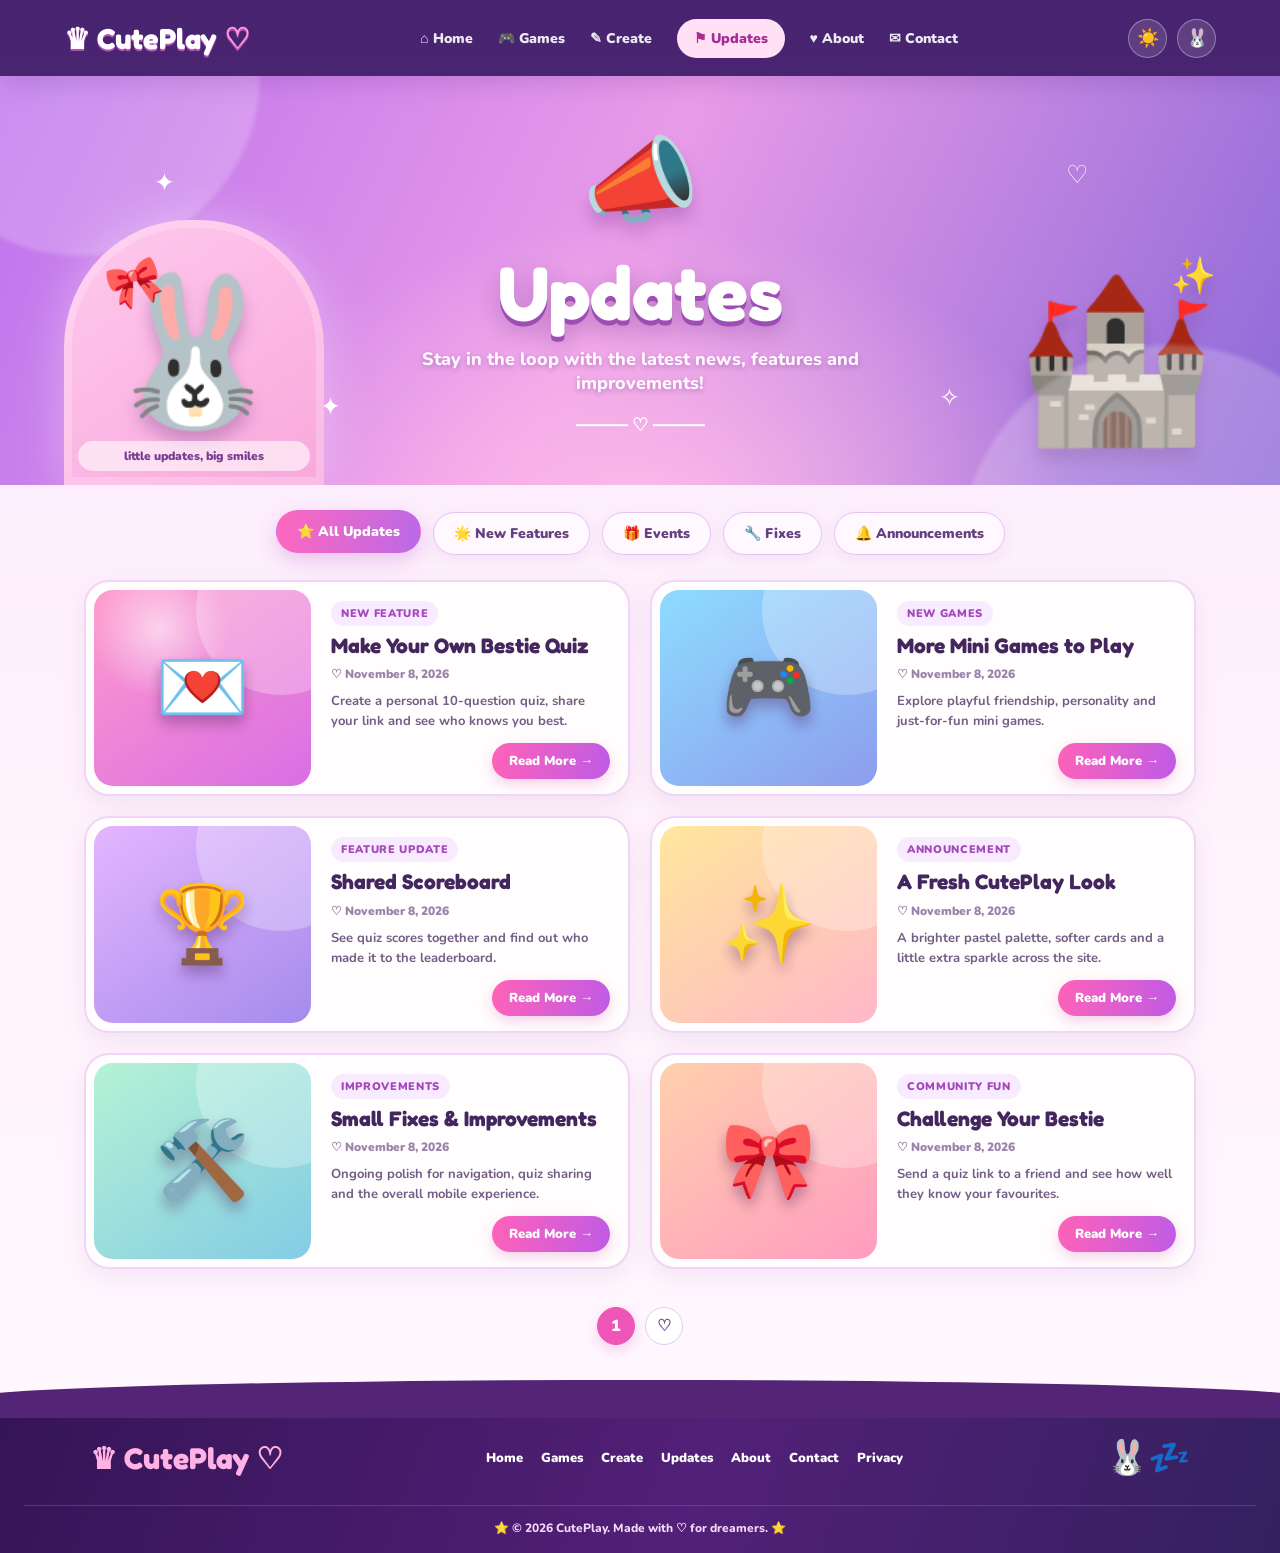
<file: updates.html>
<!doctype html>
<html lang="en">
<head>
<meta charset="utf-8">
<meta name="viewport" content="width=device-width,initial-scale=1">
<meta name="theme-color" content="#7b3cb0">
<title>Updates & News | CutePlay</title>
<meta name="description" content="See the latest CutePlay games, features, improvements and announcements.">
<link rel="icon" type="image/svg+xml" href="https://fictionquiz.github.io/CutePlay/assets/favicon.svg?v=2">
<link rel="preconnect" href="https://fonts.googleapis.com"><link rel="preconnect" href="https://fonts.gstatic.com" crossorigin>
<link href="https://fonts.googleapis.com/css2?family=Nunito:wght@400;600;700;800;900;1000&family=Fredoka:wght@500;600;700&display=swap" rel="stylesheet">
<style>
:root{--ink:#382052;--muted:#806a9b;--pink:#ff55b3;--violet:#8b4bd0;--line:#f1d7fa}
*{box-sizing:border-box}html{scroll-behavior:smooth}body{margin:0;font-family:Nunito,sans-serif;color:var(--ink);background:linear-gradient(180deg,#f7e8ff 0%,#fff1fb 44%,#fff9ff 100%);overflow-x:hidden}
a{color:inherit;text-decoration:none}.topbar{height:76px;padding:0 max(5vw,22px);display:flex;align-items:center;justify-content:space-between;background:rgba(62,24,104,.94);color:white;position:relative;z-index:5;box-shadow:0 5px 24px #57227a33}
.logo{font:700 29px Fredoka,sans-serif;color:#fff;text-shadow:0 2px 0 #b84cbb;white-space:nowrap}.logo span{color:#ff9cda}.nav{display:flex;gap:25px;align-items:center;font-size:14px;font-weight:900}.nav a{opacity:.9}.nav a:hover,.nav .active{color:#ff9bd9;opacity:1}.nav .active{background:#ffe0f5;color:#a62d94;padding:10px 17px;border-radius:24px}.nav-actions{display:flex;gap:10px;align-items:center}.round{width:39px;height:39px;border-radius:50%;display:grid;place-items:center;background:#ffffff20;border:1px solid #ffffff55;font-size:18px;cursor:pointer;color:inherit}
.profile-wrap{position:relative}.profile-menu{display:none;position:absolute;right:0;top:48px;width:190px;padding:14px;border-radius:17px;background:#fff;color:#49265f;box-shadow:0 12px 35px #2d104a44;z-index:10}.profile-menu.open{display:grid;gap:11px}.profile-menu strong{font-size:13px}.profile-menu a{font-size:13px;font-weight:800;color:#76518d}.profile-menu a:hover{color:#e34ba9}
body.dark{--ink:#f7eaff;--muted:#c9b4d7;background:linear-gradient(180deg,#211332,#2e1943 50%,#211332);color:#f7eaff}
body.dark .filters .filter,body.dark .update,body.dark .profile-menu,body.dark .modal{background:#38234c;color:#f8eaff;border-color:#68447c}
body.dark .copy h2,body.dark .copy p,body.dark .date,body.dark .profile-menu a{color:#f1ddff}
body.dark .empty{color:#e5c9f5}body.dark .pagination .page{background:#38234c;color:#f8eaff;border-color:#68447c}
body.dark .pagination .page.active{background:#df55b5;color:white}
body.dark .footer{background:linear-gradient(110deg,#180c29,#2b1641 55%,#180c29)}
body.dark .profile-menu strong{color:#fff}
.hero{min-height:330px;position:relative;overflow:hidden;display:grid;place-items:center;text-align:center;padding:42px 20px 48px;background:radial-gradient(ellipse at 50% 110%,#ffbce9 0,transparent 48%),linear-gradient(115deg,#bd73ed 0%,#e89be8 48%,#8d69d8 100%);color:white}
.hero:before,.hero:after{content:"";position:absolute;border-radius:50%;background:#fff3;filter:blur(2px)}.hero:before{width:360px;height:360px;left:-100px;top:-180px}.hero:after{width:420px;height:420px;right:-100px;bottom:-280px}
.hero-inner{position:relative;z-index:1;max-width:520px}.hero-character{position:absolute;z-index:1;left:5%;bottom:0;width:260px;height:265px;border-radius:48% 48% 0 0;background:linear-gradient(145deg,#ffcaed,#f9a8dc);display:grid;place-items:center;box-shadow:inset 0 0 0 8px #ffffff35,0 0 50px #fff5}.character-face{font-size:145px;filter:drop-shadow(0 12px 8px #713d8655);animation:floaty 3.4s ease-in-out infinite}.character-bow{position:absolute;top:34px;left:43px;font-size:45px;z-index:2;transform:rotate(-18deg)}.character-caption{position:absolute;bottom:14px;left:0;right:0;font-size:12px;font-weight:1000;color:#783d92;background:#fff9;padding:7px;border-radius:20px;margin:0 14px}.hero-castle{position:absolute;right:5%;bottom:15px;font-size:160px;filter:drop-shadow(0 12px 8px #713d8655);animation:floaty 4.2s ease-in-out infinite}.hero-castle span{position:absolute;font-size:36px;right:0;top:0}.hero-hearts{margin-top:18px;font-size:18px;color:#fff;font-weight:1000}.hero h1{font:700 clamp(43px,7vw,76px)/1 Fredoka,sans-serif;margin:0 0 17px;text-shadow:0 5px 0 #9d4db4,0 10px 25px #5c247b55}.hero p{font-size:18px;font-weight:800;margin:0;color:#fff9ff;text-shadow:0 2px 5px #632b8455}.hero-sticker{font-size:clamp(56px,9vw,94px);display:block;filter:drop-shadow(0 12px 8px #6b2a8044);margin-bottom:8px;animation:floaty 3.4s ease-in-out infinite}.spark{position:absolute;color:#fff;font-size:25px;animation:twinkle 2.5s infinite}.s1{left:12%;top:22%}.s2{right:15%;top:20%;animation-delay:.7s}.s3{right:25%;bottom:17%;animation-delay:1.2s}.s4{left:25%;bottom:15%;animation-delay:.4s}
@keyframes floaty{50%{transform:translateY(-9px) rotate(3deg)}}@keyframes twinkle{50%{opacity:.35;transform:scale(.7) rotate(25deg)}}
.wrap{max-width:1160px;margin:auto;padding:0 24px}.filters{display:flex;justify-content:center;gap:12px;flex-wrap:wrap;margin:27px auto 25px}.filter{border:1px solid #e4c2f2;background:#fff9ff;color:#64417e;padding:11px 20px;border-radius:30px;font:900 14px Nunito;box-shadow:0 5px 15px #9e62ba18;cursor:pointer;transition:.2s}.filter:hover,.filter.active{background:linear-gradient(100deg,#ff68bd,#ba69e8);color:white;border-color:transparent;transform:translateY(-2px);box-shadow:0 8px 20px #b34ec544}
.grid{display:grid;grid-template-columns:repeat(2,minmax(0,1fr));gap:20px;padding-bottom:32px}.update{display:grid;grid-template-columns: minmax(145px,43%) 1fr;min-height:188px;border:2px solid #f1d5f7;border-radius:25px;background:#fffdfd;overflow:hidden;box-shadow:0 9px 25px #8e4db21a;transition:transform .22s,box-shadow .22s}.update:hover{transform:translateY(-4px);box-shadow:0 16px 30px #8e4db22b}.art{margin:8px;border-radius:19px;display:grid;place-items:center;min-height:168px;position:relative;overflow:hidden;font-size:76px;text-shadow:0 8px 14px #51205a33}.art:before{content:"";position:absolute;width:170px;height:170px;border-radius:50%;background:#ffffff44;right:-55px;top:-65px}.art span{position:relative;filter:drop-shadow(0 7px 6px #52225a33);animation:floaty 4s ease-in-out infinite}.art.pink{background:radial-gradient(circle at 30% 20%,#fff9,transparent 32%),linear-gradient(145deg,#ff9acb,#d96ee5)}.art.blue{background:linear-gradient(145deg,#8ddcff,#8d9ded)}.art.gold{background:linear-gradient(145deg,#ffe79c,#ffb7c9)}.art.lilac{background:linear-gradient(145deg,#e4b5ff,#a58bec)}.art.mint{background:linear-gradient(145deg,#b5f2d5,#83cce4)}.art.peach{background:linear-gradient(145deg,#ffd0ad,#ff9cc1)}
.copy{padding:19px 18px 15px 12px;display:flex;flex-direction:column;align-items:flex-start}.tag{font-size:11px;font-weight:1000;letter-spacing:.06em;text-transform:uppercase;color:#a347b9;background:#f8eaff;border-radius:20px;padding:5px 10px;margin-bottom:8px}.copy h2{font:700 21px/1.15 Fredoka,Nunito;margin:0 0 8px;color:#43265e}.date{font-size:12px;color:#9b83aa;font-weight:900;margin-bottom:9px}.copy p{font-size:13px;line-height:1.55;color:#735d86;font-weight:700;margin:0 0 12px}.more{margin-top:auto;align-self:flex-end;border:0;border-radius:24px;background:linear-gradient(100deg,#ff62b8,#bf5be6);color:white;padding:9px 17px;font:900 13px Nunito;cursor:pointer;box-shadow:0 5px 13px #d85bb844}.more:hover{filter:brightness(1.06);transform:translateY(-1px)}
.empty{display:none;text-align:center;padding:35px;color:#86669d;font-weight:800}.pagination{display:flex;justify-content:center;align-items:center;gap:10px;padding:6px 0 54px;color:#6e478b}.page{width:38px;height:38px;border-radius:50%;display:grid;place-items:center;background:#fff;border:1px solid #e7c8f2;font-weight:900}.page.active{background:#ed55b7;color:#fff;border-color:#ed55b7;box-shadow:0 5px 14px #e25cb744}
.footer{background:linear-gradient(110deg,#351456,#522078 55%,#34205f);color:#fff;padding:36px 24px 17px;position:relative}.footer:before{content:"";position:absolute;left:-3%;right:-3%;top:-19px;height:38px;border-radius:50% 50% 0 0;background:#542476}.foot-inner{max-width:1100px;margin:auto;display:flex;justify-content:space-between;align-items:center;gap:25px;position:relative}.foot-logo{font:700 30px Fredoka;color:#ffb2e3}.foot-links{display:flex;gap:18px;flex-wrap:wrap;font-size:13px;font-weight:900}.foot-links a:hover{color:#ff9cda}.foot-note{text-align:center;border-top:1px solid #ffffff25;margin:24px auto 0;padding-top:14px;font-size:12px;color:#f5dafa;font-weight:800}
.modal-bg{position:fixed;inset:0;background:#251036a8;display:none;place-items:center;padding:18px;z-index:20}.modal-bg.show{display:grid}.modal{max-width:490px;width:100%;border-radius:27px;padding:27px;background:linear-gradient(145deg,#fff,#fff0fb);box-shadow:0 25px 90px #1d0a2c66;position:relative;text-align:center}.modal .emoji{font-size:58px}.modal h2{font:700 29px Fredoka;color:#54276f;margin:8px 0}.modal p{color:#735d86;line-height:1.65;font-weight:700}.close{position:absolute;right:14px;top:12px;border:0;background:#f7e5fa;border-radius:50%;width:34px;height:34px;font-size:20px;cursor:pointer;color:#673e7e}
@media(max-width:850px){.hero-character{left:1%;transform:scale(.78);transform-origin:bottom left}.hero-castle{right:0;transform:scale(.78);transform-origin:bottom right}.nav{gap:13px}.grid{gap:13px}.update{grid-template-columns:1fr}.art{min-height:145px}.copy{padding:12px 16px 16px}.art{font-size:68px}}
@media(max-width:620px){.hero-character,.hero-castle{opacity:.25;transform:scale(.7)}.hero-character{left:-65px}.hero-castle{right:-55px}.hero-inner{max-width:95%}.topbar{height:auto;min-height:68px;padding:13px 17px;flex-wrap:wrap;gap:10px}.logo{font-size:25px}.nav{order:3;width:100%;overflow-x:auto;justify-content:flex-start;padding:5px 0 2px;gap:18px}.nav a{white-space:nowrap}.nav .active{padding:7px 13px}.nav-actions{margin-left:auto}.hero{min-height:285px}.hero p{font-size:15px}.wrap{padding:0 14px}.filters{gap:8px;margin:20px auto}.filter{padding:9px 13px;font-size:12px}.grid{grid-template-columns:1fr;gap:14px}.update{grid-template-columns:39% 1fr;min-height:165px}.art{min-height:145px;margin:6px;font-size:57px}.copy h2{font-size:18px}.copy p{font-size:12px}.more{font-size:12px;padding:8px 13px}.foot-inner{flex-direction:column;text-align:center}.foot-links{justify-content:center}}
@media(prefers-reduced-motion:reduce){*,*:before,*:after{animation:none!important;scroll-behavior:auto!important;transition:none!important}}
</style>
</head>
<body>
<header class="topbar">
<a class="logo" href="index.html">♛ CutePlay<span> ♡</span></a>
<nav class="nav" aria-label="Main navigation">
<a href="index.html">⌂ Home</a><a href="index.html#games">🎮 Games</a><a href="create.html">✎ Create</a><a class="active" href="updates.html">⚑ Updates</a><a href="about.html">♥ About</a><a href="contact.html">✉ Contact</a>
</nav><div class="nav-actions">
<button class="round" id="themeToggle" type="button" aria-label="Switch to dark mode" title="Day / Night">☀️</button>
<div class="profile-wrap"><button class="round" id="profileToggle" type="button" aria-expanded="false" aria-label="Open profile menu">🐰</button><div class="profile-menu" id="profileMenu"><strong>Hello, Cutie! 💗</strong><a href="index.html#games">Play games</a><a href="create.html">Create a quiz</a><a href="index.html#leaderboard">Scoreboard</a></div></div>
</div>
</header>
<section class="hero">
<span class="spark s1">✦</span><span class="spark s2">♡</span><span class="spark s3">✧</span><span class="spark s4">✦</span>
<div class="hero-character" aria-hidden="true"><span class="character-bow">🎀</span><span class="character-face">🐰</span><span class="character-caption">little updates, big smiles</span></div>
<div class="hero-inner"><span class="hero-sticker">📣</span><h1>Updates</h1><p>Stay in the loop with the latest news, features and improvements!</p><div class="hero-hearts">──── ♡ ────</div></div>
<div class="hero-castle" aria-hidden="true">🏰<span>✨</span></div>
</section>
<main class="wrap">
<div class="filters" role="group" aria-label="Filter updates">
<button class="filter active" data-filter="all">⭐ All Updates</button><button class="filter" data-filter="features">🌟 New Features</button><button class="filter" data-filter="events">🎁 Events</button><button class="filter" data-filter="fixes">🔧 Fixes</button><button class="filter" data-filter="news">🔔 Announcements</button>
</div>
<section class="grid" id="updatesGrid" aria-label="Latest updates">
<article class="update" data-category="features"><div class="art pink"><span>💌</span></div><div class="copy"><span class="tag">New Feature</span><h2>Make Your Own Bestie Quiz</h2><div class="date">♡ November 8, 2026</div><p>Create a personal 10-question quiz, share your link and see who knows you best.</p><button class="more" data-title="Make Your Own Bestie Quiz" data-emoji="💌" data-detail="Build a friendship quiz with your own questions and correct answers. Share your personal quiz link with friends and compare their scores.">Read More →</button></div></article>
<article class="update" data-category="features"><div class="art blue"><span>🎮</span></div><div class="copy"><span class="tag">New Games</span><h2>More Mini Games to Play</h2><div class="date">♡ November 8, 2026</div><p>Explore playful friendship, personality and just-for-fun mini games.</p><button class="more" data-title="More Mini Games to Play" data-emoji="🎮" data-detail="CutePlay's game collection includes Bestie Check, Dreamer Meter, Best Friend Bingo, Friendship Recipe and more. Pick a game and have fun!">Read More →</button></div></article>
<article class="update" data-category="features"><div class="art lilac"><span>🏆</span></div><div class="copy"><span class="tag">Feature Update</span><h2>Shared Scoreboard</h2><div class="date">♡ November 8, 2026</div><p>See quiz scores together and find out who made it to the leaderboard.</p><button class="more" data-title="Shared Scoreboard" data-emoji="🏆" data-detail="CutePlay saves submitted quiz scores to its shared scoreboard so visitors can compare results. Please use a nickname rather than personal contact details.">Read More →</button></div></article>
<article class="update" data-category="news"><div class="art gold"><span>✨</span></div><div class="copy"><span class="tag">Announcement</span><h2>A Fresh CutePlay Look</h2><div class="date">♡ November 8, 2026</div><p>A brighter pastel palette, softer cards and a little extra sparkle across the site.</p><button class="more" data-title="A Fresh CutePlay Look" data-emoji="✨" data-detail="We're refreshing CutePlay with a cheerful pastel look, rounded cards, gentle gradients and playful details to make browsing feel more fun.">Read More →</button></div></article>
<article class="update" data-category="fixes"><div class="art mint"><span>🛠️</span></div><div class="copy"><span class="tag">Improvements</span><h2>Small Fixes & Improvements</h2><div class="date">♡ November 8, 2026</div><p>Ongoing polish for navigation, quiz sharing and the overall mobile experience.</p><button class="more" data-title="Small Fixes & Improvements" data-emoji="🛠️" data-detail="We're continuing to improve the way pages fit on mobile screens, how quiz links open and how the different parts of CutePlay work together.">Read More →</button></div></article>
<article class="update" data-category="events"><div class="art peach"><span>🎀</span></div><div class="copy"><span class="tag">Community Fun</span><h2>Challenge Your Bestie</h2><div class="date">♡ November 8, 2026</div><p>Send a quiz link to a friend and see how well they know your favourites.</p><button class="more" data-title="Challenge Your Bestie" data-emoji="🎀" data-detail="Make a quiz about your favourite things, then share its link with a friend. Compare scores and enjoy a friendly challenge.">Read More →</button></div></article>
</section>
<div class="empty" id="emptyState">No updates in this category just yet. Check back soon! 💗</div>
<div class="pagination" aria-label="Pages"><span class="page active">1</span><span class="page">♡</span></div>
</main>
<footer class="footer"><div class="foot-inner"><a class="foot-logo" href="index.html">♛ CutePlay ♡</a><nav class="foot-links"><a href="index.html">Home</a><a href="index.html#games">Games</a><a href="create.html">Create</a><a href="updates.html">Updates</a><a href="about.html">About</a><a href="contact.html">Contact</a><a href="privacy.html">Privacy</a></nav><span style="font-size:34px">🐰💤</span></div><div class="foot-note">⭐ © 2026 CutePlay. Made with ♡ for dreamers. ⭐</div></footer>
<div class="modal-bg" id="detailModal" role="dialog" aria-modal="true" aria-labelledby="modalTitle"><div class="modal"><button class="close" id="closeModal" aria-label="Close">×</button><div class="emoji" id="modalEmoji">💗</div><h2 id="modalTitle">Update</h2><p id="modalDetail"></p><button class="more" id="modalDone">Got it ♡</button></div></div>
<script>
const themeToggle=document.getElementById('themeToggle');
if(localStorage.getItem('cuteplay-updates-theme')==='dark'){document.body.classList.add('dark');themeToggle.textContent='🌙';themeToggle.setAttribute('aria-label','Switch to day mode')}
themeToggle.addEventListener('click',()=>{const dark=document.body.classList.toggle('dark');themeToggle.textContent=dark?'🌙':'☀️';themeToggle.setAttribute('aria-label',dark?'Switch to day mode':'Switch to dark mode');localStorage.setItem('cuteplay-updates-theme',dark?'dark':'light')});
const profileToggle=document.getElementById('profileToggle'),profileMenu=document.getElementById('profileMenu');
profileToggle.addEventListener('click',()=>{const open=profileMenu.classList.toggle('open');profileToggle.setAttribute('aria-expanded',String(open))});
document.addEventListener('click',e=>{if(!e.target.closest('.profile-wrap')){profileMenu.classList.remove('open');profileToggle.setAttribute('aria-expanded','false')}});
const filterButtons=[...document.querySelectorAll('.filter')],cards=[...document.querySelectorAll('.update')],empty=document.getElementById('emptyState');
filterButtons.forEach(btn=>btn.addEventListener('click',()=>{filterButtons.forEach(b=>b.classList.toggle('active',b===btn));let shown=0;cards.forEach(card=>{const match=btn.dataset.filter==='all'||card.dataset.category===btn.dataset.filter;card.hidden=!match;if(match)shown++});empty.style.display=shown?'none':'block'}));
const modal=document.getElementById('detailModal');document.querySelectorAll('.more[data-title]').forEach(btn=>btn.addEventListener('click',()=>{document.getElementById('modalEmoji').textContent=btn.dataset.emoji;document.getElementById('modalTitle').textContent=btn.dataset.title;document.getElementById('modalDetail').textContent=btn.dataset.detail;modal.classList.add('show')}));function closeModal(){modal.classList.remove('show')}document.getElementById('closeModal').addEventListener('click',closeModal);document.getElementById('modalDone').addEventListener('click',closeModal);modal.addEventListener('click',e=>{if(e.target===modal)closeModal()});document.addEventListener('keydown',e=>{if(e.key==='Escape')closeModal()});
</script>
</body></html>
</file>
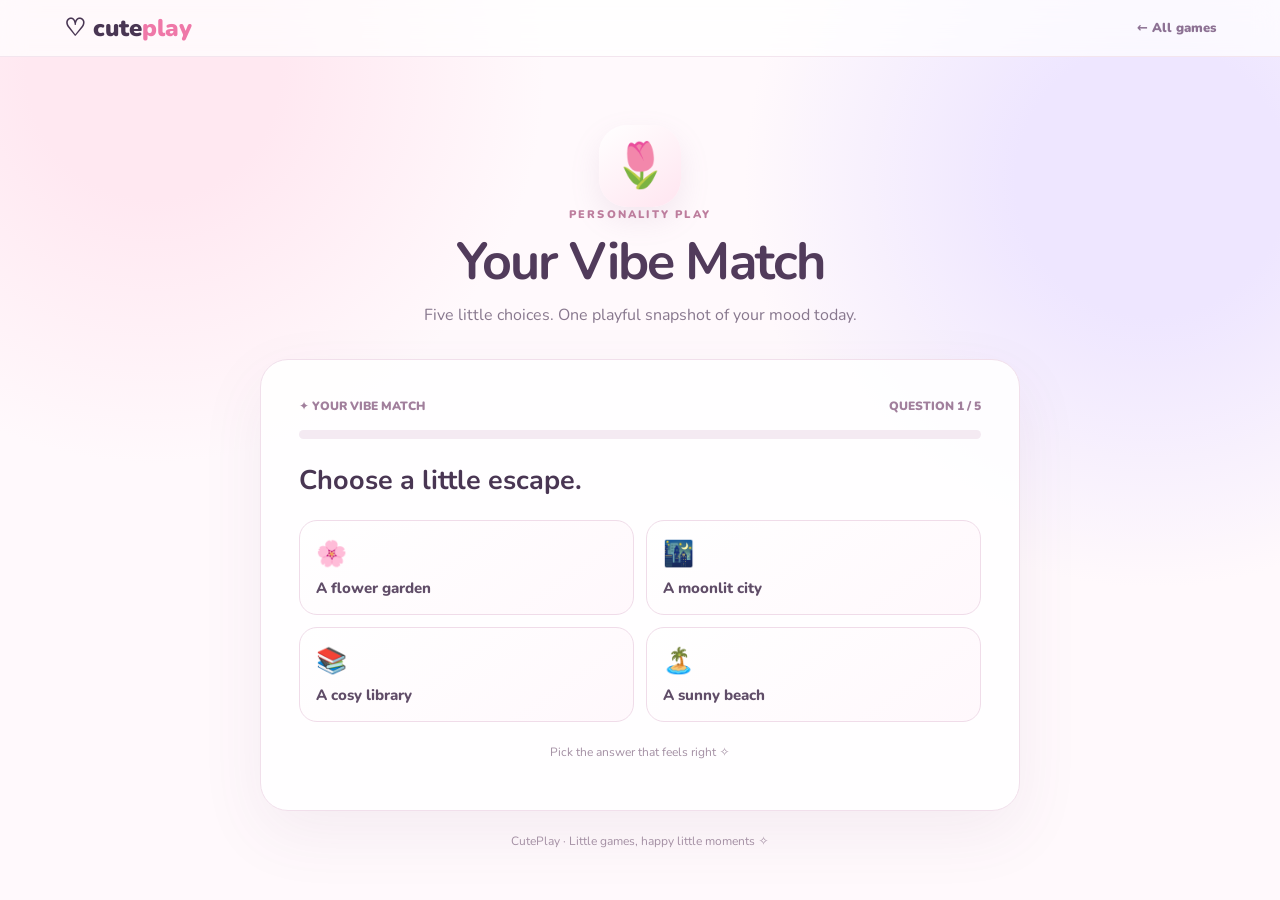
<file: vibe-match.html>
<!doctype html><html lang="en"><head><meta charset="utf-8"><meta name="viewport" content="width=device-width,initial-scale=1"><meta name="theme-color" content="#6d4b91"><meta name="description" content="Discover your playful mood with a five-question vibe quiz."><link rel="canonical" href="https://fictionquiz.github.io/CutePlay/vibe-match.html"><title>Your Vibe Match — CutePlay</title><link rel="preconnect" href="https://fonts.googleapis.com"><link href="https://fonts.googleapis.com/css2?family=Nunito:wght@400;600;700;800;900&display=swap" rel="stylesheet"><link rel="stylesheet" href="mini-games.css"></head><body><header class="mini-top"><a class="mini-brand" href="index.html">♡ cute<span>play</span></a><a class="back" href="index.html">← All games</a></header><main class="mini-wrap" data-game-page="vibe"><section class="mini-hero"><div class="mini-sticker" aria-hidden="true">🌷</div><div class="mini-kicker">PERSONALITY PLAY</div><h1>Your Vibe Match</h1><p>Five little choices. One playful snapshot of your mood today.</p></section><section class="play-panel" id="play-area" aria-live="polite"></section><p class="mini-note">CutePlay · Little games, happy little moments ✧</p></main><script src="mini-games.js" defer></script></body></html>
</file>
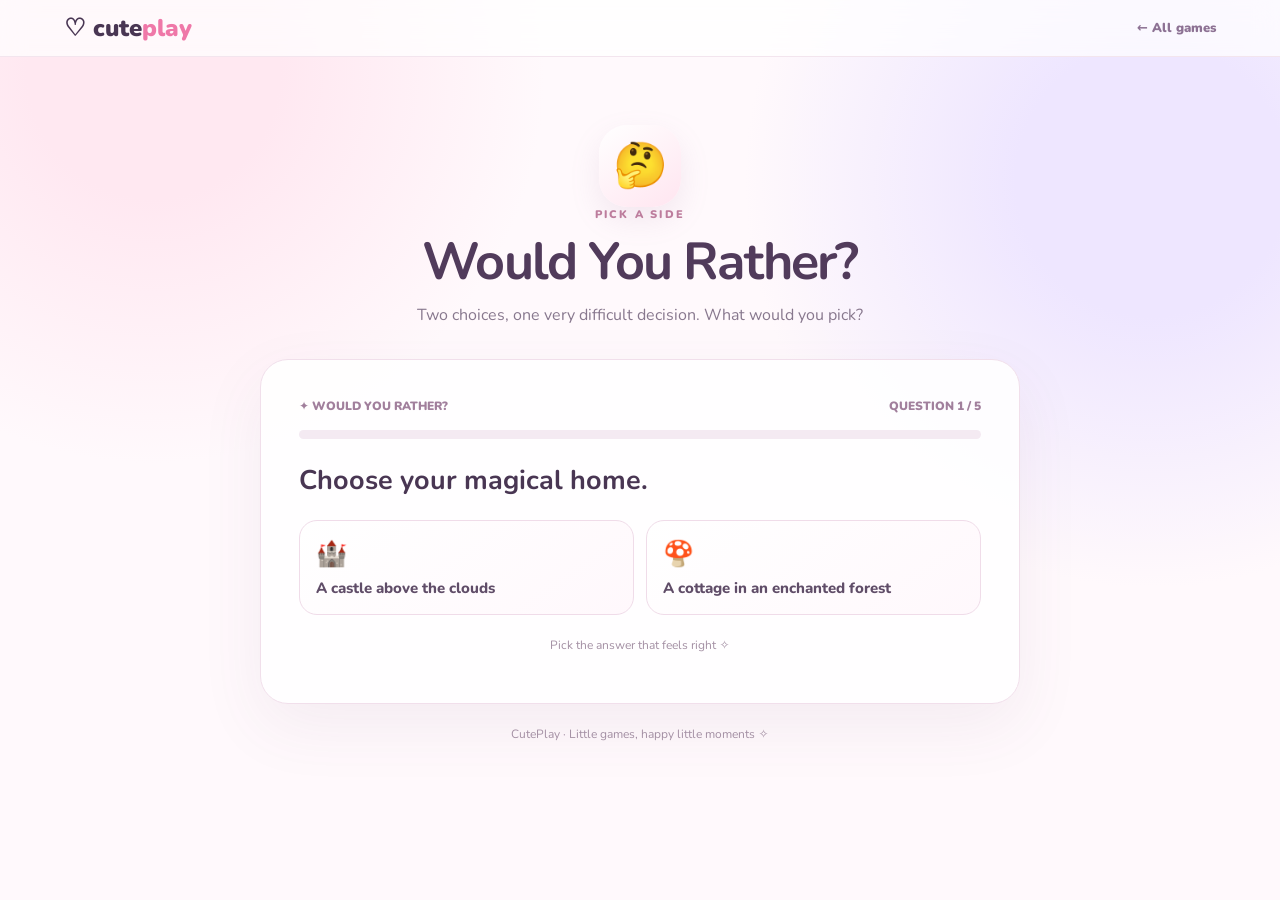
<file: would-you-rather.html>
<!doctype html><html lang="en"><head><meta charset="utf-8"><meta name="viewport" content="width=device-width,initial-scale=1"><meta name="theme-color" content="#6d4b91"><meta name="description" content="Choose between magical, funny and impossible choices."><link rel="canonical" href="https://fictionquiz.github.io/CutePlay/would-you-rather.html"><title>Would You Rather? — CutePlay</title><link rel="preconnect" href="https://fonts.googleapis.com"><link href="https://fonts.googleapis.com/css2?family=Nunito:wght@400;600;700;800;900&display=swap" rel="stylesheet"><link rel="stylesheet" href="mini-games.css"></head><body><header class="mini-top"><a class="mini-brand" href="index.html">♡ cute<span>play</span></a><a class="back" href="index.html">← All games</a></header><main class="mini-wrap" data-game-page="rather"><section class="mini-hero"><div class="mini-sticker" aria-hidden="true">🤔</div><div class="mini-kicker">PICK A SIDE</div><h1>Would You Rather?</h1><p>Two choices, one very difficult decision. What would you pick?</p></section><section class="play-panel" id="play-area" aria-live="polite"></section><p class="mini-note">CutePlay · Little games, happy little moments ✧</p></main><script src="mini-games.js" defer></script></body></html>
</file>
<file: style.css>
:root{--ink:#49384f;--muted:#87778d;--pink:#ff78a9;--pink-dark:#ed6095;--paper:#fffafc;--line:#f4e7ee;--shadow:0 18px 50px rgba(111,75,105,.10)}
*{box-sizing:border-box}html{scroll-behavior:smooth}body{margin:0;background:var(--paper);color:var(--ink);font-family:'Nunito',sans-serif;font-size:16px}.top-note{text-align:center;background:#fce6f0;color:#98627c;padding:9px 12px;font-size:12px;font-weight:800;letter-spacing:.07em}.top-note span{color:#e78ab1;margin-left:5px}.site-header{height:78px;max-width:1160px;margin:auto;padding:0 28px;display:flex;align-items:center;justify-content:space-between}.brand{font-size:25px;font-weight:1000;letter-spacing:-1.5px;color:var(--ink);text-decoration:none}.brand>span:last-of-type{color:var(--pink-dark)}.brand-mark{color:var(--pink);font-size:31px;vertical-align:-2px}.brand i{font-size:12px;color:#eabf65;font-style:normal;vertical-align:top}.desktop-nav{display:flex;gap:34px}.desktop-nav a,.footer-links a{font-size:14px;color:#77677d;text-decoration:none;font-weight:800}.desktop-nav a:hover,.footer-links a:hover{color:var(--pink-dark)}.header-cta{background:#fff;color:var(--pink-dark);border:1px solid #f5d9e5;border-radius:30px;padding:11px 19px;text-decoration:none;font-size:13px;font-weight:900;box-shadow:0 5px 16px #f5e7ee}.header-cta span{margin-left:8px}.hero{max-width:1160px;min-height:500px;margin:20px auto 75px;padding:40px 45px 35px;display:grid;grid-template-columns:1fr 1fr;align-items:center;gap:30px}.eyebrow{font-size:10px;letter-spacing:.18em;color:#c17b9b;font-weight:1000}.sparkle{font-size:18px;margin-right:6px}.hero h1{font-size:clamp(46px,6vw,72px);line-height:1.04;letter-spacing:-3px;margin:19px 0;color:#49384f;font-weight:1000}.hero h1 span{color:#ed79a5}.hero-copy>p{max-width:430px;color:var(--muted);line-height:1.8;font-size:16px}.hero-actions{display:flex;align-items:center;gap:25px;margin-top:28px}.button{display:inline-flex;align-items:center;gap:20px;padding:15px 23px;border-radius:30px;text-decoration:none;font-size:14px;font-weight:900}.button-primary{background:var(--pink);color:white;box-shadow:0 10px 22px #f6c5d8}.button-primary:hover{background:var(--pink-dark);transform:translateY(-2px)}.text-link{font-size:13px;font-weight:900;color:#8c778e;text-decoration:none}.text-link span{padding-left:8px}.tiny-proof{display:flex;align-items:center;gap:12px;margin-top:34px;color:#a18f9f;font-size:12px;font-weight:800}.avatar-dots{display:flex}.avatar-dots b{width:26px;height:26px;border:2px solid white;border-radius:50%;display:grid;place-items:center;margin-right:-6px;background:#f8c8da;color:#a85d7d}.avatar-dots b:nth-child(2){background:#dcd2fa;color:#8270b3}.avatar-dots b:nth-child(3){background:#d4eafa;color:#638ca9}.hero-art{height:390px;position:relative;display:grid;place-items:center}.pink-blob{position:absolute;width:340px;height:320px;background:#ffe0eb;border-radius:48% 52% 42% 58%/53% 42% 58% 47%;transform:rotate(-10deg)}.mascot{position:relative;width:210px;height:245px;z-index:2;display:flex;align-items:center;flex-direction:column;padding-top:35px}.mascot-face{width:170px;height:145px;border-radius:48% 48% 46% 46%;background:#fff9ed;border:5px solid #f1b5c9;position:relative;z-index:2;box-shadow:inset 0 -7px #f9e6dc}.mascot-ear{position:absolute;top:18px;width:57px;height:75px;background:#fff9ed;border:5px solid #f1b5c9;border-radius:80% 20% 70% 25%;z-index:1}.mascot-ear.left{left:29px;transform:rotate(-23deg)}.mascot-ear.right{right:29px;transform:scaleX(-1) rotate(-23deg)}.eye{position:absolute;top:62px;width:10px;height:14px;background:#665264;border-radius:50%}.e1{left:48px}.e2{right:48px}.cheek{position:absolute;top:83px;width:22px;height:10px;background:#f5b1bd;border-radius:50%;opacity:.8}.c1{left:23px}.c2{right:23px}.mouth{position:absolute;top:76px;left:78px;font-size:19px;color:#74576a}.mascot-body{width:130px;height:75px;background:#f4a9c3;border:5px solid #fff9ed;border-radius:48% 48% 35% 35%;margin-top:-3px}.floating-heart{position:absolute;z-index:3;color:#f27ca7}.heart-one{font-size:39px;top:69px;right:55px;transform:rotate(15deg)}.heart-two{font-size:32px;bottom:70px;left:55px;transform:rotate(-15deg)}.sun-doodle{position:absolute;top:22px;left:80px;color:#e8bd69;font-size:32px}.cloud{position:absolute;width:75px;height:25px;background:#fff;border-radius:30px;box-shadow:20px -12px 0 -3px #fff,40px 0 0 -5px #fff}.cloud-one{top:75px;left:0;transform:scale(.7)}.cloud-two{right:0;bottom:80px;transform:scale(.8)}.art-caption{position:absolute;bottom:8px;background:white;padding:10px 17px;border-radius:25px;color:#a28a9b;font-size:11px;font-weight:900;box-shadow:var(--shadow);z-index:4}.art-caption span{color:#e98eb0;margin-right:7px}.section{max-width:1160px;margin:auto}.games-section{padding:20px 28px 95px}.section-heading{display:flex;justify-content:space-between;align-items:end;margin-bottom:28px}.section-heading h2,.how-section h2,.about-section h2{font-size:34px;letter-spacing:-1.3px;margin:8px 0;color:#4b3a50}.section-heading p{margin:0;color:#9b8b9d;font-size:14px}.heading-doodle{font-size:47px;color:#f2b4cb;transform:rotate(12deg)}.game-grid{display:grid;grid-template-columns:repeat(4,1fr);gap:17px}.game-card{border-radius:22px;padding:22px 20px 20px;min-height:245px;border:1px solid rgba(130,90,130,.06);transition:.25s;display:flex;flex-direction:column}.game-card:hover{transform:translateY(-6px);box-shadow:var(--shadow)}.card-pink{background:#fff0f5}.card-lilac{background:#f2efff}.card-blue{background:#eaf6ff}.card-yellow{background:#fff7e6}.card-top{display:flex;justify-content:space-between;align-items:center}.game-icon{width:47px;height:47px;display:grid;place-items:center;background:#ffffffb8;border-radius:15px;font-size:24px}.tag{font-size:8px;letter-spacing:.12em;font-weight:1000;color:#a48a9e;background:#ffffffa8;padding:7px 9px;border-radius:20px}.game-card h3{font-size:18px;margin:18px 0 7px;letter-spacing:-.4px}.game-card p{font-size:12px;line-height:1.65;color:#897c90;margin:0 0 17px}.play-link{border:0;background:none;padding:0;margin-top:auto;text-align:left;color:#d96695;font-family:inherit;font-size:12px;font-weight:1000;cursor:pointer}.play-link span{padding-left:8px}.play-link:hover{color:#a94b78}.how-section{background:#f7f1ff;padding:54px 25px}.how-inner{max-width:1080px;margin:auto;display:grid;grid-template-columns:90px 1fr 1.1fr;align-items:center;gap:25px}.how-sticker{width:75px;height:75px;background:#fff;border-radius:25px;display:grid;place-items:center;font-size:36px;box-shadow:var(--shadow);transform:rotate(-8deg)}.how-section h2{margin:7px 0;font-size:31px}.how-section p{max-width:400px;color:#8e8195;font-size:13px;line-height:1.7;margin:0}.steps{display:flex;justify-content:space-between;gap:12px}.steps div{display:flex;flex-direction:column;gap:10px;font-size:11px;color:#84748b;font-weight:900}.steps b{font-size:12px;color:#d77da3;background:#fff;width:34px;height:34px;border-radius:50%;display:grid;place-items:center}.about-section{max-width:690px;text-align:center;margin:85px auto;padding:0 25px}.about-section h2{font-size:30px}.about-section p{font-size:13px;line-height:1.9;color:#938596}footer{background:#fff1f6;text-align:center;padding:34px 20px 25px}.footer-brand{font-size:22px}.footer-brand .brand-mark{font-size:25px}footer>p{font-size:11px;color:#9b8798;margin:9px 0 17px}.footer-links{display:flex;justify-content:center;gap:22px;margin-bottom:17px}.footer-links a{font-size:11px}footer small{color:#b09eae;font-size:10px}.modal-backdrop{position:fixed;inset:0;background:rgba(65,43,66,.45);backdrop-filter:blur(5px);z-index:20;display:none;align-items:center;justify-content:center;padding:18px}.modal-backdrop.open{display:flex}.game-modal{width:min(100%,470px);max-height:90vh;overflow:auto;background:#fffafd;border-radius:27px;padding:32px 28px 28px;position:relative;box-shadow:0 25px 80px #49384f44;text-align:center;animation:pop .25s ease}.modal-close{position:absolute;right:16px;top:12px;border:0;background:#f9eaf1;color:#a36c88;border-radius:50%;width:32px;height:32px;font-size:22px;cursor:pointer}.modal-sparkle{color:#e88eb1;font-size:22px;margin-bottom:9px}.game-modal h2{font-size:26px;margin:5px 0 8px}.game-modal p{font-size:13px;line-height:1.7;color:#928294}.game-form{display:flex;flex-direction:column;gap:12px;margin-top:20px;text-align:left}.game-form label{font-size:11px;font-weight:900;color:#806c83}.game-form input{width:100%;padding:14px 15px;border:1px solid #f0dce7;border-radius:13px;font:inherit;color:var(--ink);outline:none;background:white}.game-form input:focus{border-color:#ee8fb4;box-shadow:0 0 0 3px #fce6f0}.modal-button{border:0;background:#ef7fa8;color:white;padding:14px 20px;border-radius:30px;font:900 13px 'Nunito';cursor:pointer;margin-top:5px}.result-box{background:#fff0f6;border-radius:18px;padding:22px;margin:20px 0}.result-emoji{font-size:42px}.result-box h3{font-size:22px;margin:7px}.result-box strong{font-size:30px;color:#df6f9c}.share-row{display:flex;gap:10px}.share-row button{flex:1}.secondary-button{background:#f4eaf4;color:#806c83}.question-options{display:grid;gap:9px;margin:17px 0}.option-button{background:white;border:1px solid #f0dce7;border-radius:13px;padding:12px;color:#68566e;font:800 12px 'Nunito';cursor:pointer}.option-button:hover{background:#fff0f6;border-color:#ef9bbb}.progress{height:6px;background:#f5e7ef;border-radius:10px;overflow:hidden;margin:15px 0}.progress span{display:block;height:100%;background:#ed83aa;transition:width .2s}@keyframes pop{from{opacity:0;transform:translateY(10px) scale(.97)}to{opacity:1;transform:translateY(0) scale(1)}}@media(max-width:850px){.hero{padding:30px 28px;min-height:440px}.game-grid{grid-template-columns:repeat(2,1fr)}.how-inner{grid-template-columns:70px 1fr}.steps{grid-column:2}.hero-art{transform:scale(.9)}}@media(max-width:600px){.site-header{height:67px;padding:0 18px}.desktop-nav{display:none}.brand{font-size:22px}.header-cta{padding:9px 14px}.hero{display:flex;flex-direction:column;text-align:center;padding:35px 22px 20px;margin:0 auto 45px;gap:5px}.hero h1{font-size:49px;letter-spacing:-2.5px}.hero-copy>p{font-size:14px;margin:auto}.hero-actions{justify-content:center;gap:16px}.tiny-proof{justify-content:center;margin-top:24px}.hero-art{width:100%;height:300px;transform:scale(.82);margin-top:-5px}.games-section{padding:20px 18px 65px}.section-heading h2{font-size:28px}.game-grid{gap:11px}.game-card{padding:16px 14px;min-height:235px;border-radius:18px}.game-card h3{font-size:16px}.game-card p{font-size:11px}.tag{font-size:7px;padding:6px}.game-icon{width:42px;height:42px}.how-section{padding:38px 22px}.how-inner{grid-template-columns:1fr;text-align:center;gap:17px}.how-sticker{margin:auto}.how-section p{margin:auto}.steps{grid-column:auto;margin-top:10px;text-align:left}.steps div{font-size:10px}.about-section{margin:65px auto}.about-section h2{font-size:25px}.game-modal{padding:29px 20px 22px}.game-modal h2{font-size:23px}}@media(max-width:360px){.game-grid{grid-template-columns:1fr}.game-card{min-height:200px}.hero h1{font-size:43px}}

/* CutePlay friendship quiz builder and playful interaction polish */
.header-actions{display:flex;align-items:center;gap:10px}.sound-toggle{border:1px solid #f1dce7;background:#fffafd;color:#a45e80;border-radius:25px;padding:10px 13px;font:900 11px 'Nunito',sans-serif;cursor:pointer}.sound-toggle:hover{background:#fff0f6}
.custom-quiz-banner{margin:28px 0 0;padding:24px 27px;background:linear-gradient(110deg,#fff0f6,#f4efff 58%,#edf7ff);border:1px solid #f2e5ef;border-radius:24px;display:flex;align-items:center;gap:20px;box-shadow:0 12px 35px rgba(111,75,105,.06)}.custom-quiz-icon{width:62px;height:62px;flex:none;border-radius:20px;background:#fff;display:grid;place-items:center;font-size:30px;box-shadow:0 8px 20px #e8cbdc66}.custom-quiz-copy{flex:1}.custom-quiz-copy h3{font-size:21px;letter-spacing:-.5px;margin:5px 0;color:#4b3a50}.custom-quiz-copy p{font-size:12px;line-height:1.65;color:#897b90;margin:0;max-width:540px}.custom-quiz-button{border:0;border-radius:30px;background:#ed7fa8;color:white;padding:14px 20px;font:900 12px 'Nunito',sans-serif;cursor:pointer;box-shadow:0 8px 18px #edb8cd66;white-space:nowrap}.custom-quiz-button:hover{transform:translateY(-2px);background:#df6d9a}
.builder-heading{padding:4px 0 12px}.builder-kicker{display:inline-block;color:#c17498;font-size:9px;font-weight:1000;letter-spacing:.16em}.builder-heading h2{margin:8px 0}.builder-heading>p{max-width:380px;margin:0 auto 12px}.builder-form{text-align:left}.field-label{display:block;margin:13px 0 7px;color:#806c83;font-size:11px;font-weight:1000}.builder-form>input,.builder-question>.q-text{width:100%;border:1px solid #f0dce7;border-radius:12px;padding:12px 13px;background:white;color:#57475d;font:700 13px 'Nunito',sans-serif;outline:none}.builder-form input:focus{border-color:#e990b4;box-shadow:0 0 0 3px #fce6f0}.builder-progress{display:flex;justify-content:space-between;align-items:center;margin:20px 0 10px;color:#a27e94;font-size:10px}.builder-progress b{color:#d46f98}.builder-question{border:1px solid #f1e2eb;border-radius:16px;padding:13px 12px 14px;margin:0 0 12px;background:#fff}.builder-question legend{padding:0 5px;font-size:12px;font-weight:1000;color:#59475e}.builder-question legend span{display:inline-grid;place-items:center;width:26px;height:26px;border-radius:9px;background:#fff0f6;color:#d36e99;margin-right:5px}.builder-question>.field-label{margin-top:3px}.answer-grid{display:grid;grid-template-columns:1fr 1fr;gap:8px;margin-top:9px}.answer-edit{min-width:0;border:1px solid #f3e6ed;background:#fffafd;border-radius:10px;padding:8px}.answer-edit>span:first-child{display:block;color:#ad91a3;font-size:8px;font-weight:1000;text-transform:uppercase;letter-spacing:.08em;margin-bottom:4px}.answer-edit .q-option{width:100%;border:0;border-bottom:1px solid #f0e3eb;background:transparent;padding:4px 0;color:#65566b;font:700 10px 'Nunito',sans-serif;outline:none}.correct-choice{display:flex;align-items:center;gap:5px;margin-top:7px;color:#a27e94}.correct-choice input{accent-color:#e879a4;margin:0}.correct-choice small{font-size:9px;font-weight:800}.builder-submit{width:100%;margin-top:9px}.tiny-privacy{font-size:10px!important;color:#a493a5!important;text-align:center;margin:11px 0 0!important}.created-state{padding:8px 0 0}.created-emoji{font-size:47px;margin-bottom:8px;animation:softBounce 1.1s ease-in-out infinite alternate}.created-state h2{margin:8px 0}.share-link-box{display:flex;gap:7px;padding:8px;background:#fff0f6;border-radius:14px;margin:20px 0 10px}.share-link-box input{width:100%;min-width:0;border:0;background:transparent;padding:5px;color:#806c83;font:11px 'Nunito',sans-serif;outline:none}.share-link-box button{flex:none;margin:0;padding:10px 13px}.wide-button{width:100%;margin:8px 0}.created-note{font-size:10px;color:#a18c9f;line-height:1.6;margin:14px 0}.text-action{border:0;background:none;color:#cf7198;font:900 11px 'Nunito',sans-serif;cursor:pointer;padding:9px}.question-count{font-size:10px!important;font-weight:1000;letter-spacing:.12em;color:#c17b9b!important}.score-reveal{padding:10px 0}.score-confetti{font-size:20px;color:#e9a1be;letter-spacing:8px;margin:0 0 12px}.score-reveal .result-emoji{font-size:53px;margin:8px}.score-reveal h2{font-size:38px;color:#d96f9a;margin:6px}.score-reveal h3{font-size:18px;margin:13px 0 4px}.score-meter{height:10px;border-radius:20px;background:#f6e5ee;overflow:hidden;margin:15px 0}.score-meter span{display:block;height:100%;border-radius:20px;background:linear-gradient(90deg,#f4a0bd,#bba8ed);transition:width .8s}.score-for{font-size:11px!important}.confetti-layer{position:fixed;inset:0;pointer-events:none;z-index:80;overflow:hidden}.confetti-layer i{position:absolute;top:-30px;font-style:normal;color:#e783aa;font-size:18px;animation:confettiFall 2s ease-in forwards}.confetti-layer i:nth-child(3n){color:#a99be1}.confetti-layer i:nth-child(3n + 1){color:#e9c46c}@keyframes confettiFall{to{transform:translateY(110vh) rotate(620deg);opacity:0}}@keyframes softBounce{to{transform:translateY(-5px) rotate(4deg)}}
@media(max-width:650px){.header-actions{gap:6px}.sound-toggle{padding:8px 9px;font-size:9px}.custom-quiz-banner{padding:18px;display:grid;grid-template-columns:52px 1fr;gap:12px}.custom-quiz-icon{width:52px;height:52px;font-size:25px}.custom-quiz-copy h3{font-size:17px}.custom-quiz-copy p{font-size:11px}.custom-quiz-button{grid-column:1/-1;width:100%;padding:13px}.builder-question{padding:11px 9px}.answer-grid{gap:6px}.answer-edit{padding:7px}.answer-edit .q-option{font-size:9px}.share-link-box{flex-direction:column}.share-link-box button{width:100%}}
@media(prefers-reduced-motion:reduce){.created-emoji,.confetti-layer i{animation:none!important}}

/* Bestie quiz player: polished, card-based mobile layout */
.game-modal:has(.play-quiz-head){width:min(100%,540px);padding:34px 30px 30px;background:linear-gradient(155deg,#fffafd 0%,#fff5fa 58%,#f7f3ff 100%)}
.play-quiz-head{position:relative}
.play-quiz-head .builder-kicker{display:inline-block;padding:8px 13px;border-radius:30px;background:#fff0f6;border:1px solid #f7dce8}
.play-quiz-head h2{font-size:clamp(24px,5vw,31px);letter-spacing:-.8px;margin:14px 0 17px;color:#514157}
.play-quiz-head .progress{height:9px;background:#f0e5ef;border-radius:20px;margin:0 0 12px;box-shadow:inset 0 1px 2px #d9cbd8}
.play-quiz-head .progress span{border-radius:20px;background:linear-gradient(90deg,#f58bb1,#b9a7ed);box-shadow:0 2px 7px #eaa1c477}
.play-quiz-head .question-count{display:inline-block;padding:7px 12px;border-radius:20px;background:#f1edff;color:#8d79b7!important;margin:5px 0 14px}
.play-quiz-head h3{font-size:clamp(18px,4vw,22px);line-height:1.45;margin:0 auto 18px;max-width:420px;color:#58465e}
.play-quiz-head .question-options{gap:10px;margin:0}
.play-quiz-head .option-button{position:relative;text-align:left;min-height:54px;padding:14px 17px 14px 48px;border-radius:17px;border:1.5px solid #f0dce8;background:#fff;box-shadow:0 4px 12px #a88ba00c;font:800 13px 'Nunito',sans-serif;transition:transform .18s,border-color .18s,background .18s,box-shadow .18s}
.play-quiz-head .option-button:before{content:"";position:absolute;left:16px;top:50%;width:19px;height:19px;transform:translateY(-50%);border:1.5px solid #e8c9d9;border-radius:50%;background:#fff}
.play-quiz-head .option-button:hover{transform:translateY(-2px);border-color:#e99abb;background:#fff7fb;box-shadow:0 8px 18px #e8b6cc33}
.play-quiz-head .option-button:focus-visible{outline:3px solid #f5c7db;outline-offset:2px}
.play-quiz-head .tiny-privacy{margin-top:17px!important}
@media(max-width:600px){.game-modal:has(.play-quiz-head){padding:31px 18px 23px;border-radius:25px}.play-quiz-head .option-button{min-height:51px;padding:13px 12px 13px 43px;font-size:12px}.play-quiz-head .option-button:before{left:13px}}
@media(prefers-reduced-motion:reduce){.play-quiz-head .option-button{transition:none}}

/* Expanded original game collection */
.bingo-grid{display:grid;grid-template-columns:repeat(3,minmax(0,1fr));gap:8px;margin:18px 0}
.bingo-square{min-height:88px;border:1px solid #f0dce7;border-radius:13px;padding:9px;background:#fff;font:800 10px 'Nunito',sans-serif;color:#76647b;cursor:pointer}
.bingo-square.marked{background:#fce5ef;border-color:#e88eb1;color:#b6537f;box-shadow:inset 0 0 0 2px #f6c6d9}
.game-form select{width:100%;padding:13px;border:1px solid #f0dce7;border-radius:12px;background:white;color:#68566e;font:700 12px 'Nunito',sans-serif}
@media(max-width:600px){.bingo-square{min-height:76px;font-size:9px;padding:7px}}

/* CutePlay visual refresh: animated, dreamy and playful */
@import url('https://fonts.googleapis.com/css2?family=Fredoka:wght@500;600;700&display=swap');
:root{--ink:#493650;--pink:#ff78ad;--pink-dark:#e85f98}
body{overflow-x:hidden;background:radial-gradient(ellipse at 8% 12%,#fff0f7 0,transparent 28%),radial-gradient(ellipse at 91% 38%,#f0efff 0,transparent 27%),#fffafd}
h1,h2,h3,.brand,.button,.header-cta{font-family:'Fredoka','Nunito',sans-serif;letter-spacing:normal}
.top-note{background:linear-gradient(90deg,#ffe5f0,#f1eaff,#e8f7ff,#ffe5f0);background-size:250% 100%;animation:noteFlow 12s linear infinite}
.site-header{position:relative;z-index:5}
.brand{font-size:29px;text-shadow:0 3px 0 #ffe2ed}
.brand-mark{display:inline-block;animation:heartBeat 2.3s ease-in-out infinite}
.header-cta{box-shadow:0 7px 0 #f8d6e4,0 12px 24px #edb4cb55;transition:.2s}
.header-cta:hover,.button-primary:hover,.custom-quiz-button:hover{transform:translateY(-3px)}
.hero{min-height:530px;position:relative}
.hero-copy{position:relative;z-index:2}
.hero h1{font-size:clamp(54px,6.7vw,82px);line-height:1.02;text-shadow:0 4px 0 #fff}
.hero h1 span{display:inline-block;background:linear-gradient(90deg,#ed75a5,#b18be7,#77bce2);background-clip:text;-webkit-background-clip:text;color:transparent}
.hero-copy>p{font-size:16px}
.eyebrow{display:inline-flex;align-items:center;gap:7px;padding:8px 13px;border:1px solid #f6dce8;border-radius:30px;background:#ffffffb8;box-shadow:0 5px 18px #dfb8cf18}
.hero-art{isolation:isolate}
.pink-blob{width:360px;height:340px;background:linear-gradient(145deg,#ffe1ed,#f6e6ff 70%,#e3f4ff);box-shadow:inset -18px -18px 45px #e7c5df66,0 25px 55px #e9c3d855;animation:blobBreathe 7s ease-in-out infinite}
.mascot{animation:mascotFloat 3.6s ease-in-out infinite;transform-origin:50% 80%}
.mascot-ear{transform-origin:bottom center}
.mascot-ear.left{animation:earWiggle 4s ease-in-out infinite}
.mascot-ear.right{animation:earWiggle 4s ease-in-out infinite reverse}
.mascot-face{box-shadow:inset 0 -7px #f9e6dc,0 13px 30px #dba9bd33}
.mascot-body{box-shadow:0 12px 20px #d89bb533}
.eye{animation:blink 5s infinite}
.floating-heart{animation:heartFloat 3.5s ease-in-out infinite}
.heart-two{animation-delay:1.1s}
.cloud-one{animation:cloudDrift 8s ease-in-out infinite alternate}
.cloud-two{animation:cloudDrift 10s ease-in-out infinite alternate-reverse}
.sun-doodle{animation:slowSpin 12s linear infinite}
.art-caption{animation:captionBob 3s ease-in-out infinite}
.cute-ambient{position:absolute;inset:0 0 auto;height:900px;overflow:hidden;pointer-events:none;z-index:0}
.cute-ambient span{position:absolute;color:#ef9fbd;opacity:.42;font-size:24px;animation:ambientDrift 12s ease-in-out infinite}
.cute-ambient span:nth-child(1){top:190px;left:5%;font-size:27px}
.cute-ambient span:nth-child(2){top:410px;left:47%;font-size:20px;animation-delay:2s}
.cute-ambient span:nth-child(3){top:280px;right:7%;font-size:30px;animation-delay:4s}
.cute-ambient span:nth-child(4){top:590px;right:17%;font-size:34px;animation-delay:1s;color:#b9a9e9}
.cute-ambient span:nth-child(5){top:730px;left:12%;animation-delay:3s}
.cute-ambient span:nth-child(6){top:500px;left:75%;animation-delay:5s;color:#e8bd75}
.playful-ticker{overflow:hidden;background:linear-gradient(90deg,#fff0f6,#f3efff,#edf8ff);border-top:1px solid #f5e5ef;border-bottom:1px solid #f5e5ef;padding:13px 0}
.ticker-track{display:flex;width:max-content;gap:55px;animation:tickerMove 30s linear infinite}
.ticker-track span{font:700 11px 'Fredoka',sans-serif;letter-spacing:.16em;color:#b47f9b;white-space:nowrap}
.games-section{padding-top:68px}
.section-heading h2,.how-section h2,.about-section h2{font-family:'Fredoka',sans-serif;font-size:40px}
.game-grid{gap:20px}
.game-card{position:relative;isolation:isolate;overflow:hidden;min-height:260px;border:1px solid #fff;box-shadow:0 9px 24px #94758f0c;transition:transform .3s cubic-bezier(.2,.8,.2,1),box-shadow .3s}
.game-card:before{content:"";position:absolute;inset:0;z-index:-1;opacity:.42;background:radial-gradient(circle at 100% 0,#fff 0 15%,transparent 16%),radial-gradient(circle at 0 100%,#fff 0 11%,transparent 12%);pointer-events:none}
.game-card:after{content:"✦";position:absolute;right:18px;bottom:16px;font-size:18px;color:#fff;opacity:.85;transform:rotate(-15deg);transition:.3s}
.game-card:hover{transform:translateY(-9px) rotate(-.5deg);box-shadow:0 20px 38px #9c789b24}
.game-card:hover:after{transform:rotate(35deg) scale(1.6)}
.game-icon{width:54px;height:54px;border-radius:19px;font-size:28px;box-shadow:0 6px 15px #9e7e9915;animation:iconBob 4s ease-in-out infinite}
.game-card:nth-child(2n) .game-icon{animation-delay:.8s}
.game-card:nth-child(3n) .game-icon{animation-delay:1.4s}
.game-card h3{font-size:20px}
.tag{border:1px solid #ffffffa8;box-shadow:0 3px 10px #a47d9410}
.play-link{display:inline-flex;align-items:center;gap:7px;font-size:13px}
.play-link span{display:inline-grid;place-items:center;width:23px;height:23px;border-radius:50%;background:#ffffffb8;transition:.2s}
.play-link:hover span{transform:translateX(4px);background:white}
.custom-quiz-banner{position:relative;overflow:hidden;border:1px solid #fff;box-shadow:0 16px 40px #a17b9c16}
.custom-quiz-banner:after{content:"✦  ♡  ✧";position:absolute;right:22px;top:9px;color:#dfa0bd;letter-spacing:12px;opacity:.5;font-size:18px;pointer-events:none}
.custom-quiz-icon{animation:heartBeat 3s infinite}
.how-section{position:relative;overflow:hidden;background:linear-gradient(110deg,#f8f0ff,#fff1f7 55%,#eef8ff)}
.how-sticker{animation:stickerWiggle 5s ease-in-out infinite}
.steps b{box-shadow:0 5px 0 #f1ddec;transition:.2s}
.steps div:hover b{transform:translateY(-4px) rotate(10deg)}
footer{background:linear-gradient(110deg,#fff0f6,#f4efff,#edf8ff)}
.game-modal{border:1px solid #fff;box-shadow:0 28px 90px #49384f55}
.modal-sparkle{animation:slowSpin 15s linear infinite}
.option-button{transition:transform .2s,background .2s,border-color .2s,box-shadow .2s}
.option-button:active,.bingo-square:active{transform:scale(.97)}
.bingo-square{font-size:11px;transition:.2s;box-shadow:0 4px 10px #a88ba00d}
.bingo-square:hover{transform:translateY(-2px);border-color:#e99abb}
.modal-button{box-shadow:0 6px 0 #e7b0c6,0 12px 20px #edb8cd33;transition:.2s}
.modal-button:hover{transform:translateY(-2px);filter:saturate(1.08)}
.modal-button:active{transform:translateY(2px);box-shadow:0 2px 0 #e7b0c6}
@keyframes noteFlow{to{background-position:250% 0}}
@keyframes heartBeat{0%,100%{transform:scale(1)}12%{transform:scale(1.13)}22%{transform:scale(1)}}
@keyframes mascotFloat{0%,100%{transform:translateY(0) rotate(-1deg)}50%{transform:translateY(-13px) rotate(1deg)}}
@keyframes earWiggle{0%,86%,100%{rotate:0deg}90%{rotate:-9deg}94%{rotate:5deg}}
@keyframes blink{0%,45%,48%,100%{transform:scaleY(1)}46.5%{transform:scaleY(.12)}}
@keyframes heartFloat{0%,100%{translate:0 0;rotate:0deg}50%{translate:0 -13px;rotate:8deg}}
@keyframes cloudDrift{from{translate:-8px 0}to{translate:18px 8px}}
@keyframes slowSpin{to{rotate:360deg}}
@keyframes blobBreathe{0%,100%{border-radius:48% 52% 42% 58%/53% 42% 58% 47%;scale:1}50%{border-radius:55% 45% 52% 48%/45% 56% 44% 55%;scale:1.025}}
@keyframes captionBob{0%,100%{translate:0 0}50%{translate:0 -5px}}
@keyframes ambientDrift{0%,100%{translate:0 0;rotate:0deg}50%{translate:12px -18px;rotate:15deg}}
@keyframes tickerMove{to{transform:translateX(-50%)}}
@keyframes iconBob{0%,100%{transform:translateY(0) rotate(0)}50%{transform:translateY(-5px) rotate(4deg)}}
@keyframes stickerWiggle{0%,90%,100%{transform:rotate(-8deg)}94%{transform:rotate(5deg)}97%{transform:rotate(-3deg)}}
@media(max-width:850px){.hero{min-height:480px}.games-section{padding-top:52px}}
@media(max-width:600px){.hero h1{font-size:55px}.hero-art{transform:scale(.86);margin-top:0}.games-section{padding-top:48px}.section-heading h2,.how-section h2,.about-section h2{font-size:32px}.game-card{min-height:246px;padding:16px 14px}.game-card h3{font-size:18px}.game-icon{width:47px;height:47px}.ticker-track{gap:35px}.playful-ticker{padding:11px 0}.cute-ambient{height:780px}.custom-quiz-banner:after{display:none}}
@media(prefers-reduced-motion:reduce){*,*:before,*:after{animation-duration:.01ms!important;animation-iteration-count:1!important;scroll-behavior:auto!important;transition-duration:.01ms!important}}


/* CutePlay 2.0 — animated, touch-first polish */
.cute-ambient{position:fixed;inset:0;pointer-events:none;z-index:-1;overflow:hidden}
.cute-ambient span{position:absolute;opacity:.32;font-size:clamp(18px,3vw,34px);animation:ambientFloat 9s ease-in-out infinite}
.cute-ambient span:nth-child(1){left:5%;top:20%;animation-delay:-2s}.cute-ambient span:nth-child(2){left:88%;top:18%;animation-delay:-5s}.cute-ambient span:nth-child(3){left:12%;top:72%;animation-delay:-4s}.cute-ambient span:nth-child(4){left:79%;top:76%;animation-delay:-1s}.cute-ambient span:nth-child(5){left:53%;top:9%;animation-delay:-6s}.cute-ambient span:nth-child(6){left:94%;top:54%;animation-delay:-3s}
@keyframes ambientFloat{0%,100%{transform:translate3d(0,0,0) rotate(-8deg)}50%{transform:translate3d(12px,-24px,0) rotate(12deg)}}
.mascot{animation:mascotBob 3.4s ease-in-out infinite;transform-origin:50% 85%}
@keyframes mascotBob{0%,100%{translate:0 0;rotate:-1deg}50%{translate:0 -13px;rotate:1deg}}
.mascot-ear{animation:earWiggle 3.4s ease-in-out infinite}.mascot-ear.right{animation-delay:.18s}
@keyframes earWiggle{0%,85%,100%{rotate:0deg}90%{rotate:8deg}95%{rotate:-5deg}}
.floating-heart{animation:heartDrift 4s ease-in-out infinite}.heart-two{animation-delay:-2s}
@keyframes heartDrift{0%,100%{translate:0 0;scale:1}50%{translate:0 -15px;scale:1.12}}
.cloud-one{animation:cloudDrift 12s ease-in-out infinite alternate}.cloud-two{animation:cloudDrift 15s ease-in-out infinite alternate-reverse}
@keyframes cloudDrift{from{translate:-8px 0}to{translate:18px -9px}}
.game-card{position:relative;overflow:hidden;isolation:isolate}
.game-card:before{content:"";position:absolute;width:120px;height:120px;border-radius:50%;background:#fff9;right:-65px;top:-70px;z-index:-1;transition:transform .5s}
.game-card:hover:before{transform:scale(2.4)}
.game-card:nth-child(4n+1){animation:cardBob 5s ease-in-out infinite}.game-card:nth-child(4n+2){animation:cardBob 5.5s ease-in-out -1.2s infinite}.game-card:nth-child(4n+3){animation:cardBob 6s ease-in-out -2s infinite}
@keyframes cardBob{0%,100%{translate:0 0}50%{translate:0 -4px}}
.play-link,.button,.custom-quiz-button,.modal-button,.option-button,.sound-toggle{transition:transform .2s ease,box-shadow .2s ease,background .2s ease}
.play-link:active,.button:active,.custom-quiz-button:active,.modal-button:active,.option-button:active{transform:scale(.97)}
.option-button{min-height:48px;text-align:left;padding:13px 15px;box-shadow:0 3px 0 #f7e9f0}
.option-button:hover,.option-button:focus-visible{transform:translateY(-2px);box-shadow:0 7px 15px #f0d6e3;outline:none}
.option-button:active{background:#ffe7f0}
.progress{height:9px;background:#f7e8ef;border:1px solid #f3dce7}.progress span{border-radius:20px;background:linear-gradient(90deg,#ff8eb5,#c5a7f4,#8dc9e9);background-size:200% 100%;animation:progressShimmer 2.5s linear infinite}
@keyframes progressShimmer{to{background-position:200% 0}}
.game-modal{border:1px solid #f5e1eb;background:linear-gradient(160deg,#fffafd,#fff 60%,#fbf6ff)}
.game-modal:before{content:"";position:absolute;inset:8px;border:1px dashed #f5dce8;border-radius:21px;pointer-events:none}
.modal-sparkle{animation:sparklePulse 2.4s ease-in-out infinite}
@keyframes sparklePulse{0%,100%{opacity:.65;transform:scale(.96)}50%{opacity:1;transform:scale(1.08)}}
.builder-question{box-shadow:0 5px 18px #9e76910b}
.correct-choice{padding:5px 7px;border-radius:8px;background:#fff2f7}
.correct-choice input{width:15px;height:15px}
.score-reveal{position:relative;overflow:hidden}
.score-reveal:before,.score-reveal:after{content:"✦";position:absolute;color:#f3c5d8;font-size:24px;animation:twinkle 2s ease-in-out infinite}
.score-reveal:before{left:8px;top:25px}.score-reveal:after{right:10px;top:68px;animation-delay:.8s}
@keyframes twinkle{0%,100%{opacity:.35;transform:scale(.7) rotate(0)}50%{opacity:1;transform:scale(1.2) rotate(25deg)}}
.score-reveal h2{font-size:clamp(48px,12vw,68px);line-height:1;margin:10px 0 4px;background:linear-gradient(100deg,#ee78a5,#a991dc);background-clip:text;-webkit-background-clip:text;color:transparent}
.score-fraction{font-size:12px;font-weight:900;color:#a58b9f}
.result-actions{display:grid;gap:9px;margin-top:15px}.result-actions button{width:100%;margin:0}
.challenge-landing{padding:10px 0}.challenge-score-pill{display:inline-block;background:#fff0f6;color:#bd668d;border:1px solid #f5d9e6;padding:10px 18px;border-radius:30px;font-size:13px;font-weight:1000;margin:8px 0}
.share-row{flex-wrap:wrap}.share-row button{min-width:0}
.custom-quiz-banner{position:relative;overflow:hidden}.custom-quiz-banner:after{content:"♡";position:absolute;right:24%;top:-22px;font-size:100px;color:#fff8;transform:rotate(15deg);pointer-events:none}
@media(max-width:700px){
 .site-header{gap:8px}.header-actions{gap:6px}.sound-toggle{font-size:10px;padding:9px 10px}.header-cta{font-size:11px;padding:9px 12px}
 .hero-art{overflow:visible}.pink-blob{width:285px;height:270px}
 .game-grid{grid-template-columns:repeat(2,minmax(0,1fr))}
 .game-card{min-height:220px;box-shadow:0 7px 20px #a27d9010}
 .custom-quiz-banner{display:grid;grid-template-columns:54px 1fr;padding:18px;gap:12px}
 .custom-quiz-icon{width:52px;height:52px;font-size:25px;border-radius:16px}
 .custom-quiz-copy h3{font-size:17px}.custom-quiz-copy p{font-size:11px}
 .custom-quiz-button{grid-column:1/-1;width:100%}
 .game-modal{width:min(100%,520px);max-height:92dvh;border-radius:25px;padding:28px 17px 22px}
 .game-modal:before{inset:6px;border-radius:19px}
 .builder-question{padding:11px 9px}.answer-grid{gap:6px}.answer-edit{padding:7px}
 .answer-edit .q-option{font-size:11px}
 .option-button{font-size:13px;min-height:50px}
 .score-reveal .result-emoji{font-size:48px}
}
@media(max-width:380px){.game-grid{grid-template-columns:1fr}.game-card{min-height:185px}.hero h1{font-size:42px}.header-cta{display:none}.game-modal{padding-left:14px;padding-right:14px}}
@media(prefers-reduced-motion:reduce){*,*:before,*:after{animation-duration:.01ms!important;animation-iteration-count:1!important;scroll-behavior:auto!important;transition-duration:.01ms!important}}


/* Photo-led answer choices used by all quiz players */
.question-options{display:grid;grid-template-columns:repeat(2,minmax(0,1fr));gap:12px;margin:18px 0}
.option-button.image-option{padding:8px;border:1.5px solid #f2e1eb;border-radius:17px;background:#fff;display:flex;flex-direction:column;align-items:stretch;gap:8px;text-align:left;overflow:hidden;min-width:0;transition:transform .18s,border-color .18s,box-shadow .18s}
.option-button.image-option img{width:100%;height:112px;object-fit:cover;border-radius:11px;background:#f7eaf1;display:block}
.option-button.image-option span{font:800 12px/1.35 'Nunito',sans-serif;color:#66536b;padding:0 4px 4px;overflow-wrap:anywhere}
.option-button.image-option:hover,.option-button.image-option:focus-visible{border-color:#ec8db2;box-shadow:0 7px 18px #e9bfd133;transform:translateY(-2px);outline:none}
.option-button.image-option:active{transform:scale(.98)}
@media(max-width:390px){.question-options{gap:8px}.option-button.image-option{padding:6px}.option-button.image-option img{height:92px}.option-button.image-option span{font-size:11px}}

.builder-option-photo{display:block;width:100%;height:86px;object-fit:cover;border-radius:10px;margin:7px 0;background:#f8eaf2}.answer-edit{min-width:0;overflow:hidden}.answer-edit .q-option{width:100%;box-sizing:border-box}

/* Bestie Bingo board and victory popup */
.bingo-word-guide{display:flex;justify-content:center;gap:7px;margin:14px auto 4px}
.bingo-word-guide span{display:grid;place-items:center;width:32px;height:32px;border-radius:10px;background:linear-gradient(145deg,#ff9fc4,#c6a8f7);color:white;font:800 17px 'Fredoka',sans-serif;box-shadow:0 3px 0 #edc5dc}
.bingo-grid{gap:9px}
.bingo-square{position:relative;display:flex;flex-direction:column;align-items:center;justify-content:center;gap:7px;min-height:105px;font-size:11px;line-height:1.3;transition:transform .18s,background .18s,border-color .18s}
.bingo-square:active{transform:scale(.96)}
.bingo-square small{font:800 10px 'Fredoka',sans-serif;color:#e68caf}
.bingo-square.marked{background:linear-gradient(145deg,#ffe0ed,#eee5ff);border:2px solid #e98db7;color:#a64d7d;transform:scale(.98)}
.bingo-square.line-winner{background:linear-gradient(145deg,#ffb6d1,#d9c4ff);border:2px solid #d77baa;box-shadow:0 0 0 3px #ffe3ef,0 7px 18px #d58bb955;animation:bingoPulse .65s ease-in-out infinite alternate}
.bingo-status{text-align:center;font-weight:800;color:#a75d88;font-size:12px}
.bingo-win-pop{display:none;position:absolute;inset:0;z-index:20;align-items:center;justify-content:center;padding:18px;background:#50344d88;backdrop-filter:blur(5px);border-radius:22px}
.bingo-win-pop.show{display:flex;animation:bingoFade .25s ease}
.bingo-win-card{width:min(100%,310px);padding:28px 20px;border:2px solid #fff;border-radius:25px;text-align:center;background:linear-gradient(145deg,#fff5fa,#f4efff);box-shadow:0 18px 55px #39213d55;animation:bingoPop .42s cubic-bezier(.2,1.5,.5,1)}
.bingo-win-spark{color:#e58ab3;letter-spacing:7px;font-size:17px}
.bingo-win-stamp{font-size:45px;margin:7px 0;animation:bingoPulse .5s ease-in-out infinite alternate}
.bingo-win-card>span{display:block;color:#b477a0;font:800 11px 'Nunito',sans-serif;letter-spacing:3px}
.bingo-win-card strong{display:block;margin:2px 0;color:#ed6d9f;font:700 48px 'Fredoka',sans-serif;text-shadow:0 3px 0 #ffd5e5}
.bingo-win-card p{color:#775f7b;font-weight:700;font-size:13px;margin:5px 0 18px}
@keyframes bingoPop{from{transform:scale(.65) rotate(-7deg);opacity:0}to{transform:scale(1) rotate(0);opacity:1}}
@keyframes bingoFade{from{opacity:0}to{opacity:1}}
@keyframes bingoPulse{to{transform:scale(1.04)}}
@media(max-width:600px){.bingo-square{min-height:88px;font-size:10px}.bingo-win-pop{padding:12px}}

/* Make creator answer photos unmistakably visible */
#builder-questions .answer-edit .builder-option-photo{width:100%;height:104px;min-height:104px;display:block;object-fit:cover;object-position:center;border-radius:11px;margin:8px 0 6px;border:1px solid #f2dce8;background:linear-gradient(135deg,#ffe8f1,#eee7ff)}
#builder-questions .answer-grid{grid-template-columns:repeat(2,minmax(0,1fr));gap:10px}
#builder-questions .answer-edit{display:block;padding:9px;}
@media(max-width:420px){#builder-questions .answer-edit .builder-option-photo{height:88px;min-height:88px}}

.relation-grid{display:grid;grid-template-columns:repeat(4,minmax(0,1fr));gap:13px;margin:30px 0 24px;text-align:left}.relation-card{min-height:138px;padding:17px 14px;border-radius:22px;text-decoration:none;border:1px solid #f1e4ed;background:white;display:flex;flex-direction:column;gap:5px;box-shadow:0 8px 20px #b18ba012;transition:transform .2s,box-shadow .2s}.relation-card:hover{transform:translateY(-5px);box-shadow:0 14px 25px #b18ba025}.relation-card>span{font-size:30px}.relation-card b{color:#55445a;font-size:15px}.relation-card small{color:#907f95;font-size:11px;line-height:1.4}.rel-pink{background:#fff0f6}.rel-lilac{background:#f5f0ff}.rel-blue{background:#eff8ff}.rel-peach{background:#fff2e9}.rel-yellow{background:#fff9e7}.rel-mint{background:#effaf5}@media(max-width:700px){.relation-grid{grid-template-columns:repeat(2,minmax(0,1fr));gap:10px}.relation-card{min-height:122px}}

/* CutePlay local scoreboard and character accents */
.leaderboard-section{max-width:1000px;margin:0 auto;padding:65px 25px 75px}.leaderboard-heading{display:flex;align-items:center;justify-content:space-between;margin-bottom:22px}.leaderboard-heading h2{font-size:34px;letter-spacing:-1px;margin:7px 0;color:#49384f}.leaderboard-heading p,.leaderboard-note{font-size:13px;color:#928397;line-height:1.7}.leader-mascots{display:flex;align-items:end;gap:8px}.leader-mascots span{width:58px;height:58px;border-radius:20px;background:#fff0f6;display:grid;place-items:center;font-size:32px;box-shadow:0 8px 22px #e9d5e244;animation:mascotBob 2.8s ease-in-out infinite}.leader-mascots span:nth-child(2){background:#f2efff;animation-delay:.3s}.leader-mascots span:nth-child(3){background:#eaf6ff;animation-delay:.6s}@keyframes mascotBob{50%{transform:translateY(-7px) rotate(4deg)}}.leaderboard-card{background:white;border:1px solid #f1e3ec;border-radius:24px;padding:20px 22px;box-shadow:0 15px 40px #76556b10}.leaderboard-topline{display:flex;justify-content:space-between;align-items:center;padding-bottom:14px;border-bottom:1px solid #f5eaf0;color:#614e67}.leaderboard-topline span{font-size:9px;letter-spacing:.14em;color:#bd8ba5;font-weight:1000}.leader-row{display:flex;align-items:center;gap:12px;padding:12px 4px;border-bottom:1px solid #f8eff4}.leader-rank{width:32px;text-align:center;font-size:19px;font-weight:900;color:#a98b9e}.leader-avatar{width:38px;height:38px;border-radius:14px;background:#fff0f6;display:grid;place-items:center;font-size:22px}.leader-details{display:flex;flex:1;min-width:0;flex-direction:column;text-align:left}.leader-details b{font-size:13px;color:#57455f}.leader-details small{font-size:10px;color:#aa9aaa;overflow:hidden;text-overflow:ellipsis;white-space:nowrap}.leader-row>strong{color:#dd719a;font-size:16px}.leader-empty{display:flex;flex-direction:column;align-items:center;gap:8px;padding:30px 10px;color:#8e7c91}.leader-empty span{font-size:38px}.leader-empty b{font-size:14px}.leader-empty small{font-size:11px;text-align:center}.clear-scores{border:0;background:none;color:#b58ba2;font:800 10px 'Nunito';padding:13px 0 0;cursor:pointer}.leaderboard-note{text-align:center;margin:12px auto 0}.score-save-area{background:#fff6fa;border:1px solid #f5e1eb;border-radius:15px;padding:13px;margin:14px 0;text-align:left}.score-save-area label{display:block;font-size:11px;font-weight:900;color:#876c83;margin-bottom:8px}.score-save-area>div{display:flex;gap:8px}.score-save-area input{min-width:0;flex:1;border:1px solid #efdae6;border-radius:10px;padding:10px;font:700 12px 'Nunito';color:#59475e}.score-save-area .modal-button{margin:0;padding:10px 14px}.saved-score-note{color:#ba6e91;font-weight:900}.leaderboard-section .leader-mascots span:first-child{border-radius:50% 50% 45% 45%}
@media(max-width:600px){.leaderboard-section{padding:48px 18px 55px}.leaderboard-heading h2{font-size:27px}.leader-mascots span{width:43px;height:43px;font-size:24px;border-radius:15px}.leaderboard-card{padding:15px}.score-save-area>div{flex-direction:column}.score-save-area .modal-button{width:100%}}


/* CutePlay signature theme — one pastel family, with a distinct mood for each area */
:root{
  --cp-cream:#fffaf1;--cp-blush:#ffe8f1;--cp-lilac:#eee8ff;
  --cp-sky:#e7f5ff;--cp-peach:#ffeddf;--cp-mint:#e8f7ee;
  --cp-gold:#e7bf72;--cp-lavender:#a994d9;
}
body{
  background:
    radial-gradient(ellipse at 7% 8%,rgba(255,222,237,.55),transparent 29%),
    radial-gradient(ellipse at 92% 27%,rgba(225,220,255,.48),transparent 28%),
    radial-gradient(ellipse at 10% 76%,rgba(222,242,255,.42),transparent 24%),
    #fffdfb;
}
.top-note{background:linear-gradient(90deg,#ffeaf2,#f1eaff,#eaf7ff);color:#98718c}
.site-header{position:relative;z-index:5}
.brand{font-family:'Fredoka','Nunito',sans-serif}
.brand-mark{display:inline-block;animation:cpHeart 3s ease-in-out infinite}
.header-cta{background:linear-gradient(120deg,#fff,#fff5fa);border-color:#f2dce9}
.hero{position:relative}
.hero:before{content:"";position:absolute;inset:10px 0;border-radius:42px;background:linear-gradient(125deg,rgba(255,240,247,.56),rgba(246,241,255,.35) 55%,rgba(235,248,255,.45));z-index:-1}
.hero h1{font-family:'Fredoka','Nunito',sans-serif}
.pink-blob{background:linear-gradient(145deg,#ffe1ed,#f0e6ff 72%,#e6f5ff);box-shadow:inset 0 0 0 1px #fff9;animation:blobBreathe 9s ease-in-out infinite}
.mascot-face{box-shadow:inset 0 -7px #f9e6dc,0 12px 28px #c68fa522}
.art-caption{border:1px solid #f8e7ef}
.games-section{position:relative}
.section-heading h2,.leaderboard-heading h2,.how-section h2,.about-section h2{font-family:'Fredoka','Nunito',sans-serif}
.game-card{border-radius:25px;border-color:#fff;box-shadow:0 12px 30px rgba(119,91,125,.09)}
.card-pink{background:linear-gradient(145deg,#fff0f6,#ffe6ef)}
.card-lilac{background:linear-gradient(145deg,#f5f1ff,#ebe5ff)}
.card-blue{background:linear-gradient(145deg,#eff9ff,#e3f2ff)}
.card-yellow{background:linear-gradient(145deg,#fff9e9,#ffefd9)}
.game-card:nth-child(4n+1){border-bottom:3px solid #f5c6d9}
.game-card:nth-child(4n+2){border-bottom:3px solid #d7c9f5}
.game-card:nth-child(4n+3){border-bottom:3px solid #c7e5f7}
.game-card:nth-child(4n){border-bottom:3px solid #f1dba9}
.game-icon{border:1px solid #fff;box-shadow:0 7px 16px #a88ba01a}
.custom-quiz-banner{background:linear-gradient(110deg,#fff0f6 0%,#f4efff 52%,#edf8ff 100%);border-radius:27px}
.leaderboard-section{position:relative}
.leaderboard-card{background:linear-gradient(150deg,#fff 0%,#fffafd 65%,#f8f5ff 100%);border-radius:27px}
.leaderboard-topline{background:linear-gradient(90deg,#fff3f8,#f5f0ff);margin:-20px -22px 8px;padding:17px 22px;border-radius:23px 23px 0 0}
.leader-row:nth-child(1) .leader-avatar{background:#fff0c9}
.leader-row:nth-child(2) .leader-avatar{background:#f0eaff}
.leader-row:nth-child(3) .leader-avatar{background:#e8f5ff}
.how-section{background:linear-gradient(110deg,#f6f0ff,#fff0f6 52%,#eef8ff)}
.how-sticker{color:#b18cce;background:linear-gradient(145deg,#fff,#fff8fc);border:1px solid #fff}
.about-section{position:relative}
.about-section:before{content:"✿  ✦  ♡";display:block;color:#e5a9c3;letter-spacing:12px;font-size:17px;margin-bottom:13px}
footer{background:linear-gradient(110deg,#fff0f6,#f2edff 55%,#edf7ff);border-top:1px solid #f5e6ef}
.game-modal{background:linear-gradient(155deg,#fffdfb,#fff5fa 58%,#f4f0ff);border:1px solid #f4e2ed}
.option-button{border-color:#efdfeb;background:linear-gradient(120deg,#fff,#fffafd)}
.option-button:hover{background:linear-gradient(120deg,#fff2f7,#f5f0ff)}
.relation-card{border:1px solid #fff;box-shadow:0 9px 24px #a88ba01a}
.rel-pink{background:linear-gradient(145deg,#fff0f6,#ffe5ef)}
.rel-lilac{background:linear-gradient(145deg,#f6f1ff,#ebe5ff)}
.rel-blue{background:linear-gradient(145deg,#eff9ff,#e3f2ff)}
.rel-peach{background:linear-gradient(145deg,#fff4ec,#ffe9d9)}
.rel-yellow{background:linear-gradient(145deg,#fffbea,#fff1cf)}
.rel-mint{background:linear-gradient(145deg,#f0fbf4,#e1f4e8)}
.create-panel{background:linear-gradient(135deg,#fff0f6,#f4efff 52%,#edf8ff);border-color:#fff;box-shadow:0 22px 60px #9e769120}
.create-step{background:linear-gradient(145deg,#fff,#fffafd);border-color:#f5e7ef}
@keyframes cpHeart{0%,100%{transform:scale(1)}50%{transform:scale(1.13)}}
@media(max-width:600px){
 .hero:before{inset:4px 8px;border-radius:30px}
 .leaderboard-topline{margin:-15px -15px 8px;padding:15px}
 .game-card{border-radius:20px}
}
@media(prefers-reduced-motion:reduce){.brand-mark,.pink-blob{animation:none!important}}


/* CutePlay theme refresh — clearer pastel identity across the whole site */
:root{--cp-ink:#51415d;--cp-pink:#f58db5;--cp-purple:#a995dc}
body{background-color:#fffafc}
.top-note{padding:10px 16px;letter-spacing:.04em}
.site-header{background:rgba(255,253,255,.88);backdrop-filter:blur(14px);border-bottom:1px solid #f5e8f1}
.brand{color:#5c4965;text-shadow:0 2px 0 #fff}
.brand-mark{width:30px;height:30px;display:inline-grid;place-items:center;background:#ffe7f1;border-radius:11px;color:#e979a4}
.desktop-nav a{border-radius:20px;padding:8px 11px;transition:background .2s,color .2s}
.desktop-nav a:hover{background:#fff0f6;color:#d66c99}
.hero{padding-top:52px;padding-bottom:58px}
.hero-copy{position:relative;z-index:1}
.hero h1{color:#554361;text-shadow:0 3px 0 #fff}
.hero h1 span{background:linear-gradient(90deg,#e77da8,#a48bd4,#77afd0);-webkit-background-clip:text;background-clip:text;color:transparent}
.eyebrow{letter-spacing:.16em;color:#b17c9b}
.hero-art{filter:drop-shadow(0 14px 20px rgba(160,123,164,.08))}
.game-card{position:relative;overflow:hidden;transition:transform .22s ease,box-shadow .22s ease}
.game-card:before{content:"";position:absolute;width:120px;height:120px;border-radius:50%;right:-48px;top:-55px;background:rgba(255,255,255,.36);pointer-events:none}
.game-card:hover{transform:translateY(-6px);box-shadow:0 18px 35px rgba(125,91,135,.15)}
.game-card h3{color:#594764}
.tag{border-radius:30px;background:rgba(255,255,255,.65);padding:6px 10px}
.game-icon{border-radius:18px;background:rgba(255,255,255,.72)}
.custom-quiz-banner{border:1px solid #f5e0ed;box-shadow:0 15px 38px rgba(147,108,145,.08)}
.leaderboard-section{background:radial-gradient(ellipse at 50% 0%,#f8efff 0,transparent 65%)}
.how-section{border-top:1px solid #f5e6f0;border-bottom:1px solid #f5e6f0}
.how-inner{border-radius:30px}
.about-section{max-width:850px;margin:0 auto;padding:70px 24px;text-align:center}
footer{padding-top:42px}
.modal-backdrop{backdrop-filter:blur(7px)}
.game-modal{box-shadow:0 25px 90px rgba(86,60,91,.2)}
@media(max-width:700px){
 .hero{padding-top:30px;padding-bottom:38px}
 .game-card:hover{transform:none}
 .desktop-nav a{padding:7px 9px}
}


/* Kawaii game-hub refresh */
.theme-toggle{border:1px solid #f1dce9;background:#fff8fc;color:#9d6685;border-radius:24px;padding:10px 13px;font:900 12px Nunito,sans-serif;cursor:pointer;white-space:nowrap}
.header-actions{display:flex;align-items:center;gap:9px}
.game-filters{display:flex;justify-content:center;flex-wrap:wrap;gap:10px;margin:0 0 25px}
.game-filter{border:1px solid #f0dce9;background:#fff;color:#8b718b;border-radius:25px;padding:10px 17px;font:900 12px Nunito,sans-serif;cursor:pointer;transition:.2s}
.game-filter:hover,.game-filter.active{background:linear-gradient(110deg,#f58db5,#ad9be0);border-color:transparent;color:#fff;box-shadow:0 7px 17px #dba7cc55;transform:translateY(-2px)}
.game-card[hidden]{display:none!important}
.game-card{min-height:250px}
.game-card .play-link{display:inline-flex;align-items:center;gap:8px;border-radius:20px;padding:9px 12px;background:#ffffffa8}
.hero{margin-top:15px}
.hero-copy>p{max-width:470px}
.games-section{scroll-margin-top:20px}
.dark-theme{--ink:#f6eaf5;--muted:#cbb8d0;--paper:#21182b;color:#f6eaf5;background:radial-gradient(ellipse at 8% 5%,#42263f 0,transparent 32%),radial-gradient(ellipse at 90% 30%,#30254a 0,transparent 35%),#21182b}
.dark-theme .top-note{background:linear-gradient(90deg,#382337,#302640,#253343);color:#f0cde0}
.dark-theme .site-header{background:#251b30eF;border-color:#49354f}
.dark-theme .brand,.dark-theme .hero h1,.dark-theme .section-heading h2,.dark-theme .leaderboard-heading h2,.dark-theme .how-section h2,.dark-theme .about-section h2{color:#f8eaf5}
.dark-theme .desktop-nav a{color:#e2cfe1}
.dark-theme .desktop-nav a:hover{background:#49334b;color:#ffb9d4}
.dark-theme .hero:before{background:linear-gradient(125deg,#38263b99,#302b4699,#26394a99)}
.dark-theme .hero-copy>p,.dark-theme .section-heading p,.dark-theme .game-card p,.dark-theme .leaderboard-heading p,.dark-theme .about-section p,.dark-theme .how-section p{color:#d0bfd2}
.dark-theme .game-card{border-color:#58435f;box-shadow:0 12px 30px #100b1744}
.dark-theme .card-pink{background:linear-gradient(145deg,#503044,#40283a)}
.dark-theme .card-lilac{background:linear-gradient(145deg,#403451,#332b46)}
.dark-theme .card-blue{background:linear-gradient(145deg,#2d4351,#293849)}
.dark-theme .card-yellow{background:linear-gradient(145deg,#50422e,#3e352b)}
.dark-theme .game-card h3{color:#fff0f7}
.dark-theme .tag,.dark-theme .game-icon,.dark-theme .game-card .play-link{background:#ffffff18;color:#f5e4f0;border-color:#ffffff20}
.dark-theme .game-filter,.dark-theme .theme-toggle{background:#382a42;border-color:#5a4363;color:#f1d9eb}
.dark-theme .game-filter.active{background:linear-gradient(110deg,#b85d88,#8066b8);color:#fff}
.dark-theme .custom-quiz-banner,.dark-theme .leaderboard-card,.dark-theme .game-modal{background:linear-gradient(145deg,#38283e,#302940);border-color:#57435d;color:#f8eaf5}
.dark-theme .leaderboard-topline{background:#46334b;color:#fff0f7}
.dark-theme .how-section{background:linear-gradient(110deg,#30263e,#3b2939,#293746);border-color:#49364e}
.dark-theme .how-sticker,.dark-theme .steps b{background:#49364f;color:#f6c6dc}
.dark-theme .about-section:before{color:#e9a8ca}
.dark-theme footer{background:linear-gradient(110deg,#382638,#302941 55%,#293746);border-color:#49364e}
.dark-theme footer p,.dark-theme footer small,.dark-theme .footer-links a{color:#d9c5d9}
.dark-theme .modal-backdrop{background:#100b18bb}
.dark-theme .option-button{background:#44334a;border-color:#624d68;color:#fff}
@media(max-width:760px){.header-actions{gap:6px}.theme-toggle{padding:9px 10px;font-size:11px}.game-filters{justify-content:flex-start;overflow-x:auto;flex-wrap:nowrap;padding:2px 0 8px}.game-filter{white-space:nowrap}.site-header{gap:10px}.desktop-nav{gap:10px}}
@media(prefers-reduced-motion:reduce){.game-filter{transition:none}}


/* CutePlay royal kawaii redesign — cohesive site-wide theme */
:root{--ink:#49206f;--muted:#80649b;--pink:#ff70c2;--pink-dark:#e94da9;--paper:#fff5ff;--line:#efd7fa;--shadow:0 18px 50px rgba(76,25,115,.14)}
body{background:radial-gradient(ellipse at 12% 12%,#f6c9ff 0,transparent 28%),radial-gradient(ellipse at 90% 22%,#d8c4ff 0,transparent 30%),linear-gradient(180deg,#f9eaff,#fff3fb 58%,#f5eaff);color:#49206f}
.top-note{background:linear-gradient(90deg,#512080,#7b36a2,#512080);color:#ffe5fb;letter-spacing:.12em}
.site-header{max-width:none;padding:0 max(4vw,22px);background:rgba(255,248,255,.82);backdrop-filter:blur(16px);border-bottom:1px solid #efd8fa;position:sticky;top:0;z-index:20}
.brand{color:#55217d;text-shadow:0 2px 0 #fff}.brand>span:last-of-type{color:#f05ab5}.brand-mark{color:#e95ab8}
.desktop-nav a{color:#6f4b87}.desktop-nav a:hover{color:#e84ca8}
.header-cta,.theme-toggle,.sound-toggle{border:1px solid #e9c9f2;background:linear-gradient(135deg,#fff,#fceaff);color:#7a369c;box-shadow:0 5px 16px #9b56bb22;border-radius:24px;font-weight:1000}
.hero{max-width:1320px;min-height:590px;margin:26px auto 64px;padding:55px 6%;border:1px solid #efd0fa;border-radius:42px;overflow:hidden;position:relative;background:radial-gradient(ellipse at 75% 20%,#b77bdf 0,transparent 35%),radial-gradient(ellipse at 90% 90%,#f58bd0 0,transparent 38%),linear-gradient(125deg,#3b155f 0%,#63258f 47%,#9a4eae 100%);box-shadow:0 25px 70px #6d329833}
.hero:before{content:"✦     ♡       ✧       ★       ♡      ✦";position:absolute;inset:22px 3%;color:#ffe2ff8a;font-size:clamp(18px,3vw,34px);letter-spacing:2.1em;pointer-events:none}
.hero-copy{position:relative;z-index:2}.hero .eyebrow{color:#ffd5f2}.hero h1{color:#fff5ff;text-shadow:0 4px 0 #4b1c70,0 8px 25px #220a3c88;letter-spacing:-2px}.hero h1 span{color:#ffb3e6}.hero-copy>p{color:#f7def8;font-size:17px;line-height:1.8}
.hero .button-primary{background:linear-gradient(120deg,#ff83c9,#e9a4ff);color:#54216f;border:2px solid #ffe3fb;box-shadow:0 8px 0 #632b89,0 14px 30px #250d4788}.hero .text-link{color:#fff0ff}.tiny-proof{color:#f9dcfa}
.hero-art{min-height:430px;border-radius:48% 52% 45% 55%;background:radial-gradient(circle at 50% 43%,#ffe6ff 0 20%,#e9b5f5 21% 35%,#a85ec8 36% 60%,transparent 61%);filter:drop-shadow(0 20px 28px #210a3b66)}
.hero-art:after{content:"♡  ✦  ☾  ✧  ♡";position:absolute;inset:8% 0 auto;text-align:center;color:#ffe6ff;font-size:28px;letter-spacing:1.1em;animation:kawaiiFloat 5s ease-in-out infinite}
.mascot-face{background:linear-gradient(145deg,#fff8ff,#f9dff7);border:5px solid #fff0ff;box-shadow:0 12px 35px #45105f55}
.mascot-ear{background:#f8d5f5;border:5px solid #fff0ff}
.mascot-body{background:linear-gradient(145deg,#fff4ff,#e8c2f3);border:4px solid #fff0ff}
.art-caption{background:#fff0ff;color:#742b91;border:1px solid #fff;box-shadow:0 8px 25px #3c155b55}
.floating-heart{color:#ffb8e8;text-shadow:0 0 18px #ff9bdb}
.playful-ticker{background:linear-gradient(90deg,#542079,#8c3eaa,#542079);color:#ffe9ff;border-block:1px solid #d89ce8}
.section{max-width:1240px}.section-heading h2,.leaderboard-heading h2,.how-section h2,.about-section h2{color:#552079}
.eyebrow{color:#b14c9d}
.game-filter{background:#fff8ff;border-color:#e9c9f2;color:#77468f;box-shadow:0 5px 14px #8c4aa511}
.game-filter:hover,.game-filter.active{background:linear-gradient(120deg,#ef70bd,#9860d5);box-shadow:0 8px 20px #9e55c855}
.game-card{border:1px solid #ead0f4;border-radius:27px;box-shadow:0 13px 28px #6c37851c}
.game-card h3{color:#542077}.game-card .play-link{color:#7a369c;border:1px solid #fff;background:#ffffffc9}
.card-pink{background:linear-gradient(145deg,#ffe1f1,#ffc5e5)}
.card-lilac{background:linear-gradient(145deg,#f0ddff,#dfc7ff)}
.card-blue{background:linear-gradient(145deg,#e0eaff,#c9ddff)}
.card-yellow{background:linear-gradient(145deg,#fff0cf,#ffe0a7)}
.custom-quiz-banner,.leaderboard-card{border:1px solid #e8c9f3;border-radius:30px;box-shadow:0 18px 42px #6d38851c}
.custom-quiz-banner{background:linear-gradient(110deg,#fff0fa,#f0e2ff)}
.custom-quiz-button{background:linear-gradient(120deg,#ed70bd,#9760d5);color:white;border:0;border-radius:25px;box-shadow:0 7px 0 #6c358f}
.leaderboard-section{background:radial-gradient(ellipse at 50% 0%,#ead2ff 0,transparent 62%)}
.leaderboard-topline{background:linear-gradient(100deg,#57217d,#8d45ae);color:#fff}
.how-inner{background:linear-gradient(120deg,#f5e5ff,#ffe5f4);border:1px solid #ead0f4;box-shadow:0 15px 35px #733a8a18}
.how-sticker,.steps b{background:#fff;color:#9b43b4;box-shadow:0 5px 15px #8744a322}
footer{background:linear-gradient(110deg,#421963,#633087 55%,#48206a);color:#fff0ff}
footer p,footer small,.footer-links a{color:#f3d9fa}.footer-brand{color:white}
.modal-backdrop{background:#210d35b8}.game-modal{border:2px solid #f2c8f2;border-radius:30px}
@keyframes kawaiiFloat{0%,100%{transform:translateY(0)}50%{transform:translateY(-12px)}}
.dark-theme{--ink:#fff0ff;--muted:#d8b9e6;--paper:#21102f;background:radial-gradient(ellipse at 10% 5%,#57266b 0,transparent 35%),radial-gradient(ellipse at 90% 30%,#3e285f 0,transparent 35%),#21102f;color:#fff0ff}
.dark-theme .site-header{background:#261333ed;border-color:#573267}.dark-theme .brand,.dark-theme .desktop-nav a{color:#f8e5ff}
.dark-theme .hero{background:radial-gradient(ellipse at 75% 20%,#78469a 0,transparent 35%),linear-gradient(125deg,#251039,#48205e 55%,#69357c)}
.dark-theme .game-card{border-color:#674575}.dark-theme .card-pink{background:linear-gradient(145deg,#543047,#42253c)}.dark-theme .card-lilac{background:linear-gradient(145deg,#49345e,#352647)}.dark-theme .card-blue{background:linear-gradient(145deg,#30465b,#26374b)}.dark-theme .card-yellow{background:linear-gradient(145deg,#59452d,#413322)}
.dark-theme .custom-quiz-banner,.dark-theme .leaderboard-card,.dark-theme .how-inner{background:linear-gradient(120deg,#392346,#30203f);border-color:#62416f}.dark-theme .game-card h3,.dark-theme .section-heading h2,.dark-theme .leaderboard-heading h2,.dark-theme .how-section h2,.dark-theme .about-section h2{color:#ffeaff}
.dark-theme .game-card p,.dark-theme .section-heading p,.dark-theme .leaderboard-heading p,.dark-theme .about-section p,.dark-theme .how-section p{color:#ddc6e8}
.dark-theme footer{background:linear-gradient(110deg,#180b25,#2c1640 55%,#1d102d)}
@media(max-width:760px){.site-header{position:relative;padding:12px 16px;flex-wrap:wrap;height:auto}.hero{margin:16px 12px 42px;padding:34px 22px;border-radius:28px;min-height:0;gap:12px}.hero-art{min-height:290px}.hero h1{font-size:clamp(38px,11vw,56px)}.hero-copy>p{font-size:15px}.header-actions{flex-wrap:wrap}.desktop-nav{order:3;width:100%;overflow-x:auto;white-space:nowrap;padding:8px 0}.desktop-nav a{font-size:12px}.hero:before{letter-spacing:.5em}.hero-art:after{letter-spacing:.5em}}

.kawaii-hero-art{background:none;filter:none;min-height:0;display:grid;place-items:center;position:relative}
.kawaii-hero-art img{display:block;width:min(100%,570px);height:auto;object-fit:contain;filter:drop-shadow(0 22px 30px #210a3b66);animation:kawaiiFloat 6s ease-in-out infinite}
.kawaii-hero-art:after{content:"";display:none}
@media(max-width:760px){.kawaii-hero-art{min-height:0}.kawaii-hero-art img{width:min(100%,420px)}}

/* Premium game portal layout: interactive UI cards, not a flattened mockup */
.games-section{padding-top:26px;padding-bottom:76px}
.games-section .section-heading{margin-bottom:28px}
.games-section .section-heading h2{font-size:clamp(30px,4vw,43px);letter-spacing:-1.5px}
.game-grid{grid-template-columns:repeat(3,minmax(0,1fr));gap:22px}
.game-card{position:relative;isolation:isolate;overflow:hidden;min-height:285px;padding:25px 24px 22px;border-radius:25px;background:linear-gradient(145deg,#fff,#fff5fd);border:1px solid #ead5f2;box-shadow:0 10px 24px #53206f12;transition:transform .28s,box-shadow .28s,border-color .28s}
.game-card:before{content:"";position:absolute;z-index:-1;width:170px;height:170px;right:-55px;top:-65px;border-radius:50%;background:radial-gradient(circle,#edb9f4aa,transparent 70%)}
.game-card:after{content:"✦";position:absolute;right:22px;bottom:57px;color:#d7a6e8;font-size:24px;opacity:.75}
.game-card:hover{transform:translateY(-8px);box-shadow:0 22px 40px #53206f22;border-color:#dba9ed}
.game-card .game-icon{width:74px;height:74px;border-radius:23px;font-size:37px;background:linear-gradient(145deg,#fff,#f8e4ff);box-shadow:0 8px 20px #703b8520;border:1px solid #fff;animation:kawaiiFloat 5s ease-in-out infinite}
.game-card .tag{background:#fff;border:1px solid #f0dff4;color:#9252a7;font-size:9px}
.game-card h3{font-size:20px;line-height:1.2;margin:22px 0 8px;color:#51216e}
.game-card p{font-size:13px;line-height:1.7;color:#806b8c;max-width:290px}
.game-card .play-link{position:relative;z-index:2;margin-top:auto;width:max-content;padding:10px 15px;border-radius:22px;background:linear-gradient(110deg,#f47fbd,#a46cdb);color:#fff;box-shadow:0 5px 13px #9e59bd30;font-size:12px}
.card-pink{background:linear-gradient(145deg,#fff8fd,#ffe4f2)}
.card-lilac{background:linear-gradient(145deg,#fffaff,#eee0ff)}
.card-blue{background:linear-gradient(145deg,#fbfcff,#e1eaff)}
.card-yellow{background:linear-gradient(145deg,#fffdf7,#fff0d2)}
.hero{grid-template-columns:1.02fr .98fr}
.kawaii-hero-art{min-height:420px;padding:10px;border-radius:48px;background:radial-gradient(ellipse at center,#d9a0ed 0,#a65cc5 42%,#5a287e 73%,transparent 74%);position:relative}
.kawaii-hero-art:before{content:"☾   ✦   ♡   ✧";position:absolute;top:8%;left:5%;right:5%;text-align:center;color:#ffe3ff;font-size:25px;letter-spacing:18px;text-shadow:0 0 16px #ffb4f4}
.kawaii-hero-art img{width:min(100%,500px);max-height:430px;object-fit:contain;filter:drop-shadow(0 16px 25px #260b3b88)}
.custom-quiz-banner{padding:30px 34px}
.custom-quiz-copy h3{color:#542174;font-size:25px}
.game-filters{margin-bottom:30px}
.game-filter{padding:11px 20px;font-size:12px}
.dark-theme .game-card{background:linear-gradient(145deg,#392448,#2b1a3b);border-color:#654576}
.dark-theme .game-card h3{color:#fff0ff}
.dark-theme .game-card p{color:#d6bddd}
.dark-theme .game-card .tag{background:#4b3157;border-color:#684779;color:#f1d7fa}
.dark-theme .game-card .game-icon{background:linear-gradient(145deg,#50335e,#352044);border-color:#704b80}
.dark-theme .custom-quiz-copy h3{color:#fff0ff}
@media(max-width:900px){.game-grid{grid-template-columns:repeat(2,minmax(0,1fr))}}
@media(max-width:600px){.game-grid{grid-template-columns:1fr;gap:15px}.game-card{min-height:235px}.hero{grid-template-columns:1fr}.kawaii-hero-art{min-height:0}.kawaii-hero-art img{max-height:340px}.custom-quiz-banner{padding:24px}}


/* 2026 premium kawaii arcade — visual system overhaul */
:root{--royal:#321052;--plum:#552078;--orchid:#a65ac4;--rose:#ef78b7;--champagne:#f6dca7;--surface:#fffaff;--ink:#3d2055;--muted:#806b91}
html{scroll-padding-top:100px}
body{font-family:'Nunito',sans-serif;background:radial-gradient(ellipse at 12% 8%,#f3d6ff 0,transparent 27%),radial-gradient(ellipse at 92% 22%,#f9d9ee 0,transparent 25%),linear-gradient(180deg,#fbf5ff,#fff8fc 52%,#f6efff);color:var(--ink)}
.top-note{padding:8px 14px;background:linear-gradient(90deg,#28103f,#60307c 50%,#28103f);color:#fbe8ff;font-size:10px;letter-spacing:.2em}
.site-header{height:82px;padding-inline:clamp(20px,5vw,76px);background:#fffaffdf;border-bottom:1px solid #ead9f1;box-shadow:0 8px 28px #35144a0b;backdrop-filter:blur(20px)}
.brand{font-size:28px;letter-spacing:-1.8px;color:#3e165c}
.brand-mark{font-size:28px;color:#dc77b8}
.desktop-nav{gap:clamp(14px,2vw,30px)}
.desktop-nav a{font-size:12px;letter-spacing:.02em;color:#725d82}
.header-actions{gap:8px}
.header-cta,.theme-toggle,.sound-toggle{font-family:inherit;font-size:11px;font-weight:900;border-radius:999px;padding:11px 15px;border:1px solid #e8d6ef;background:#fffaff;color:#62317e;box-shadow:0 4px 15px #4d1e6b0c}
.header-cta{background:linear-gradient(120deg,#6c338b,#a04eae);color:white;border-color:transparent;padding:12px 20px}
.hero{max-width:1400px;min-height:560px;margin:24px auto 50px;padding:clamp(32px,5vw,70px);border-radius:34px;border:1px solid #8753a0;background:radial-gradient(ellipse at 78% 30%,#bd7ccf 0,transparent 30%),radial-gradient(ellipse at 88% 85%,#e58abf 0,transparent 34%),linear-gradient(118deg,#29103f 0%,#4a1e68 48%,#713681 100%);box-shadow:0 28px 75px #37144b30;grid-template-columns:1.03fr .97fr;gap:22px}
.hero:before{content:"";inset:18px;border:1px solid #ffffff24;border-radius:24px;letter-spacing:0}
.hero .eyebrow{color:#f6cbe9;font-size:10px;letter-spacing:.22em}
.hero h1{font-size:clamp(48px,5.5vw,76px);line-height:1.02;letter-spacing:-3.8px;color:#fff9ff;text-shadow:0 5px 28px #16072488}
.hero h1 span{color:#ffc6e8}
.hero-copy>p{font-size:15px;max-width:440px;color:#ead7f2;line-height:1.85}
.hero .button-primary{border:1px solid #ffe8f8;background:linear-gradient(130deg,#f5a6d4,#e9b4fa);color:#42185e;box-shadow:0 8px 22px #17072655;font-size:12px}
.hero .text-link{font-size:12px;color:#f5e6fa}
.tiny-proof{color:#e4c9ed}
.kawaii-hero-art{min-height:420px;border-radius:28px;background:radial-gradient(ellipse at center,#f5c5ef55 0,#c48bd344 42%,transparent 70%);padding:0}
.kawaii-hero-art img{width:min(100%,540px);max-height:465px;filter:drop-shadow(0 24px 28px #16082266)}
.playful-ticker{margin:0;background:#32134d;border-block:1px solid #71438a;color:#f7dff7;padding:12px 0}
.ticker-track{font-size:10px;letter-spacing:.2em}
.section{max-width:1320px}
.games-section{padding:68px 28px 88px}
.section-heading{align-items:end;margin-bottom:26px}
.section-heading h2,.leaderboard-heading h2{font-size:clamp(32px,4vw,46px);letter-spacing:-1.8px;color:#3c1858}
.section-heading p,.leaderboard-heading p{font-size:13px;color:#887496}
.eyebrow{font-size:9px;letter-spacing:.2em;color:#a35b9e}
.game-filters{justify-content:flex-start;gap:8px;margin:0 0 24px}
.game-filter{font-size:10px;letter-spacing:.03em;padding:10px 17px;border-radius:999px;background:#fffaff;border:1px solid #e8d8ef;color:#735486;box-shadow:0 3px 12px #44205b0b}
.game-filter.active,.game-filter:hover{background:#492064;border-color:#492064;color:#fff;box-shadow:0 7px 18px #49206425;transform:translateY(-1px)}
.game-grid{grid-template-columns:repeat(3,minmax(0,1fr));gap:20px}
.game-card{min-height:335px;padding:0 21px 20px;overflow:hidden;border-radius:22px;border:1px solid #e7d8ed;background:#fff;box-shadow:0 10px 28px #3b18550d;transition:transform .25s,box-shadow .25s}
.game-card:before{z-index:0;inset:0 0 auto;width:100%;height:166px;border-radius:0;background-size:cover;background-position:center;opacity:1;filter:saturate(.88)}
.game-card:after{z-index:1;right:17px;top:132px;bottom:auto;width:32px;height:32px;display:grid;place-items:center;border-radius:50%;background:#fffdf4;color:#9a5a9e;box-shadow:0 4px 12px #26102c20;content:"✦";font-size:14px;opacity:1}
.game-card:nth-child(1):before{background-image:linear-gradient(0deg,#32134755,#32134708),url('https://images.unsplash.com/photo-1516589178581-6cd7833ae3b2?auto=format&fit=crop&w=900&q=85')}
.game-card:nth-child(2):before{background-image:linear-gradient(0deg,#32134755,#32134708),url('https://images.unsplash.com/photo-1529156069898-49953e39b3ac?auto=format&fit=crop&w=900&q=85')}
.game-card:nth-child(3):before{background-image:linear-gradient(0deg,#32134755,#32134708),url('https://images.unsplash.com/photo-1513364776144-60967b0f800f?auto=format&fit=crop&w=900&q=85')}
.game-card:nth-child(4):before{background-image:linear-gradient(0deg,#32134755,#32134708),url('https://images.unsplash.com/photo-1492684223066-81342ee5ff30?auto=format&fit=crop&w=900&q=85')}
.game-card:nth-child(5):before{background-image:linear-gradient(0deg,#32134755,#32134708),url('https://images.unsplash.com/photo-1528605248644-14dd04022da1?auto=format&fit=crop&w=900&q=85')}
.game-card:nth-child(6):before{background-image:linear-gradient(0deg,#32134755,#32134708),url('https://images.unsplash.com/photo-1470252649378-9c29740c9fa8?auto=format&fit=crop&w=900&q=85')}
.game-card:nth-child(7):before{background-image:linear-gradient(0deg,#32134755,#32134708),url('https://images.unsplash.com/photo-1511988617509-a57c8a288659?auto=format&fit=crop&w=900&q=85')}
.game-card:nth-child(8):before{background-image:linear-gradient(0deg,#32134755,#32134708),url('https://images.unsplash.com/photo-1516321318423-f06f85e504b3?auto=format&fit=crop&w=900&q=85')}
.game-card:nth-child(9):before{background-image:linear-gradient(0deg,#32134755,#32134708),url('https://images.unsplash.com/photo-1511512578047-dfb367046420?auto=format&fit=crop&w=900&q=85')}
.game-card:nth-child(10):before{background-image:linear-gradient(0deg,#32134755,#32134708),url('https://images.unsplash.com/photo-1490750967868-88aa4486c946?auto=format&fit=crop&w=900&q=85')}
.game-card:nth-child(11):before{background-image:linear-gradient(0deg,#32134755,#32134708),url('https://images.unsplash.com/photo-1511379938547-c1f69419868d?auto=format&fit=crop&w=900&q=85')}
.game-card:nth-child(12):before{background-image:linear-gradient(0deg,#32134755,#32134708),url('https://images.unsplash.com/photo-1470252649378-9c29740c9fa8?auto=format&fit=crop&w=900&q=85')}
.game-card .card-top{position:relative;z-index:2;margin:118px 0 0;min-height:32px;align-items:center}
.game-card .game-icon{display:none}
.game-card .tag{font-size:8px;letter-spacing:.16em;background:#fffdf4;color:#724481;border:1px solid #fff;padding:7px 10px;box-shadow:0 3px 12px #1c09221a}
.game-card h3{font-size:18px;line-height:1.25;margin:15px 0 7px;color:#402052;letter-spacing:-.4px}
.game-card p{font-size:11px;line-height:1.7;color:#887a91;margin:0 0 14px}
.game-card .play-link{margin-top:auto;align-self:flex-start;padding:9px 13px;border-radius:999px;background:#f7edf9;border:1px solid #ead8ef;color:#693b80;box-shadow:none;font-size:10px}
.game-card:hover{transform:translateY(-5px);box-shadow:0 20px 42px #35134720;border-color:#d7b6e2}
.card-pink,.card-lilac,.card-blue,.card-yellow{background:#fff}
.custom-quiz-banner{margin-top:32px;padding:30px 34px;border-radius:22px;background:linear-gradient(110deg,#32134d,#603079 60%,#8b4b8b);border:1px solid #9b69aa;box-shadow:0 20px 45px #3d155a24;color:#fff}
.custom-quiz-icon{background:#ffffff1c;border:1px solid #ffffff3d;color:#fff;box-shadow:none}
.custom-quiz-copy h3{color:#fff;font-size:23px}
.custom-quiz-copy p{color:#ead8f1}
.custom-quiz-button{background:linear-gradient(120deg,#f5b5d9,#edc7f8);color:#451b60;box-shadow:0 5px 0 #29103d;font-size:11px}
.leaderboard-section{padding:62px 24px 74px;background:radial-gradient(ellipse at 50% 0%,#ead7f4 0,transparent 58%)}
.leaderboard-heading{max-width:1120px;margin:auto}
.leaderboard-card{max-width:1120px;margin:20px auto 0;background:#fff;border:1px solid #e7d8ed;border-radius:22px;overflow:hidden;box-shadow:0 15px 40px #3b185511}
.leaderboard-topline{padding:16px 20px;background:#3c1958;color:#fff}
.leaderboard-note{text-align:center;color:#8c7b97;font-size:10px}
.how-section{padding:0 24px 70px;background:transparent}
.how-inner{max-width:1120px;padding:34px;border-radius:24px;background:linear-gradient(115deg,#f1e4fa,#fff1f8);border:1px solid #e8d8ef;box-shadow:0 12px 30px #3b18550a}
.how-section h2{color:#3d1b59}
.about-section{max-width:760px;margin:65px auto 80px}
footer{padding:40px 20px 28px;background:#2c1244;border-top:1px solid #68417b}
.footer-brand{color:#fff}.footer-brand>span:last-of-type{color:#f5a7d6}
footer>p,footer small,.footer-links a{color:#ddc7e8}
.game-modal{border:1px solid #e6c7ef;box-shadow:0 30px 90px #18082355}
.dark-theme{background:radial-gradient(ellipse at 12% 5%,#4b285c 0,transparent 32%),#1d1029;color:#f8ebff}
.dark-theme .site-header{background:#241331eF;border-color:#533664}
.dark-theme .game-card{background:#2c1b39;border-color:#553765}
.dark-theme .game-card h3{color:#fff0ff}.dark-theme .game-card p{color:#d3c0df}
.dark-theme .game-card .play-link{background:#442c54;color:#f4dcff;border-color:#624575}
.dark-theme .game-card .tag{background:#fff4;color:#54276c}
.dark-theme .section-heading h2,.dark-theme .leaderboard-heading h2,.dark-theme .how-section h2{color:#fff0ff}
.dark-theme .section-heading p,.dark-theme .leaderboard-heading p{color:#d3c0df}
.dark-theme .leaderboard-card{background:#2c1b39;border-color:#553765}
.dark-theme .how-inner{background:linear-gradient(115deg,#382449,#2b1b3a);border-color:#553765}
@media(max-width:900px){.site-header{padding-inline:20px}.desktop-nav{gap:12px}.desktop-nav a{font-size:11px}.game-grid{grid-template-columns:repeat(2,minmax(0,1fr))}.hero{margin-inline:14px}}
@media(max-width:650px){.site-header{height:auto;min-height:70px;gap:9px;padding:12px 16px}.desktop-nav{order:3;width:100%;padding:8px 0}.header-actions{margin-left:auto}.header-actions .sound-toggle{display:none}.hero{margin:12px 10px 35px;padding:28px 20px;border-radius:24px;min-height:0}.hero h1{font-size:clamp(39px,11vw,54px);letter-spacing:-2.5px}.hero-art{min-height:270px}.games-section{padding:48px 16px 62px}.game-grid{grid-template-columns:1fr;gap:14px}.game-card{min-height:320px}.game-card:before{height:160px}.game-card .card-top{margin-top:112px}.custom-quiz-banner{flex-wrap:wrap;padding:23px}.custom-quiz-button{width:100%}.how-inner{padding:24px 18px}.leaderboard-section{padding:45px 16px}}
@media(prefers-reduced-motion:reduce){.game-card,.game-card:before{transition:none}}


/* Royal kawaii arcade redesign */
:root{--ink:#fff0ff;--muted:#d4bddf;--paper:#160a24}
body{background:radial-gradient(ellipse at 15% 0%,#51266b66,transparent 34%),#13091f;color:#f8eaff}
.top-note{background:linear-gradient(90deg,#160922,#512367,#160922);color:#f7dfff;border-bottom:1px solid #714286}
.site-header{max-width:none;height:82px;padding:0 clamp(18px,4vw,64px);background:#1b0d2aee;border-bottom:1px solid #59336d;box-shadow:0 8px 30px #08020f88}
.brand,.desktop-nav a{color:#fff0ff}.brand>span:last-of-type,.brand-mark{color:#ff91d3}
.desktop-nav{padding:10px 18px;border:1px solid #68417d;border-radius:40px;background:#2a143b;gap:clamp(12px,1.8vw,27px)}
.desktop-nav a{font-size:12px}.desktop-nav a:hover{color:#ff9cda}
.header-cta,.theme-toggle,.sound-toggle{background:#321849;border:1px solid #8b5aa0;color:#ffe8fa;box-shadow:0 0 18px #c65de322}
.header-cta{background:linear-gradient(120deg,#ef70c3,#a34bce);color:#260e39;border-color:#ffd0f1}
.hero{max-width:1440px;min-height:500px;margin:22px auto 42px;padding:clamp(30px,5vw,68px);border:1px solid #8a4ca4;border-radius:30px;background:radial-gradient(ellipse at 78% 22%,#a33f9d66,transparent 34%),radial-gradient(ellipse at 12% 95%,#59327d88,transparent 40%),linear-gradient(120deg,#1b0a2d,#35134c 55%,#57245f);box-shadow:0 24px 75px #07020f99}
.hero:before{inset:14px;border:1px solid #f5c6f833;border-radius:22px}
.hero h1{color:#fff4ff;text-shadow:0 3px 25px #f28cdb55}.hero h1 span{color:#ff9ddc}
.hero-copy>p{color:#e0c9eb}.hero .eyebrow{color:#f5b6e5}.hero .text-link,.tiny-proof{color:#e9d2f2}
.hero .button-primary{background:linear-gradient(120deg,#ffb4df,#dc91f0);color:#39114f;border:1px solid #ffe0f6;box-shadow:0 8px 25px #f078c744}
.kawaii-hero-art{background:radial-gradient(ellipse at 50% 55%,#c86cc966,transparent 68%)}.kawaii-hero-art img{filter:drop-shadow(0 22px 30px #07020fbb)}
.playful-ticker{background:#1b0b2a;border-color:#63377a;color:#f8d8fa}
.section-heading h2,.leaderboard-heading h2,.how-section h2,.about-section h2{color:#fff0ff}
.section-heading p,.leaderboard-heading p,.about-section p,.how-section p{color:#cdb5dc}
.game-filter{background:#28123a;color:#e8d2f5;border:1px solid #68417d;box-shadow:0 4px 18px #08020f66}
.game-filter.active,.game-filter:hover{background:linear-gradient(120deg,#ed6dbb,#9146c6);border-color:#f3a9dc;color:#260e39}
.game-grid{gap:22px}
.game-card{min-height:330px;background:#241133!important;border:1px solid #714484;border-radius:22px;box-shadow:0 14px 32px #08020f77}
.game-card:before{height:174px;opacity:1;filter:none;background-size:cover;background-position:center}
.game-card:after{background:#3b1b50;color:#ffd5f2;border:1px solid #a56bb7;box-shadow:0 0 18px #d35cae44}
.game-card:nth-child(1):before{background-image:radial-gradient(circle at 70% 30%,#ffb4e8 0 7%,transparent 8%),radial-gradient(circle at 25% 65%,#a64dc4 0 18%,transparent 19%),linear-gradient(135deg,#38104f,#a83e91 52%,#f39acb)}
.game-card:nth-child(2):before{background-image:radial-gradient(circle at 30% 40%,#ffe1a7 0 9%,transparent 10%),radial-gradient(circle at 72% 60%,#ef8ac8 0 16%,transparent 17%),linear-gradient(135deg,#25104b,#7041a3 55%,#d17cbe)}
.game-card:nth-child(3):before{background-image:radial-gradient(ellipse at 50% 40%,#ffb4dc 0 16%,transparent 17%),radial-gradient(circle at 72% 22%,#f8d78f 0 5%,transparent 6%),linear-gradient(135deg,#172b5c,#6a55ba 55%,#e17dbb)}
.game-card:nth-child(4):before{background-image:radial-gradient(circle at 50% 44%,#ffdf9b 0 17%,transparent 18%),radial-gradient(circle at 28% 70%,#fa8fbd 0 13%,transparent 14%),linear-gradient(135deg,#5a1b66,#cf5b9d 55%,#f4b4ce)}
.game-card:nth-child(5):before{background-image:radial-gradient(circle at 68% 35%,#ffd78d 0 12%,transparent 13%),radial-gradient(circle at 28% 68%,#d58bf0 0 18%,transparent 19%),linear-gradient(135deg,#251044,#573a9b 55%,#a55ab5)}
.game-card:nth-child(6):before{background-image:radial-gradient(ellipse at 55% 50%,#b8d7ff 0 17%,transparent 18%),radial-gradient(circle at 25% 25%,#ffe2a5 0 6%,transparent 7%),linear-gradient(135deg,#152e55,#536db3 55%,#a58be0)}
.game-card:nth-child(7):before{background-image:radial-gradient(circle at 50% 42%,#ffc2e5 0 18%,transparent 19%),radial-gradient(circle at 20% 25%,#ffe4a6 0 6%,transparent 7%),linear-gradient(135deg,#4a164e,#b44b9b 55%,#e78dbd)}
.game-card:nth-child(8):before{background-image:radial-gradient(circle at 70% 35%,#ffe3a7 0 12%,transparent 13%),radial-gradient(circle at 32% 60%,#ef9bd0 0 17%,transparent 18%),linear-gradient(135deg,#2b174e,#71429b 55%,#bb70bd)}
.game-card:nth-child(9):before{background-image:radial-gradient(circle at 50% 50%,#ffdf9c 0 14%,transparent 15%),radial-gradient(circle at 75% 25%,#f49dd8 0 9%,transparent 10%),linear-gradient(135deg,#25164d,#5350a1 55%,#bb76c8)}
.game-card:nth-child(10):before{background-image:radial-gradient(circle at 55% 45%,#ffb4d8 0 17%,transparent 18%),radial-gradient(circle at 25% 25%,#ffe4a7 0 6%,transparent 7%),linear-gradient(135deg,#54204e,#c15c9c 55%,#f0a7c5)}
.game-card:nth-child(11):before{background-image:radial-gradient(circle at 52% 45%,#f8d78f 0 15%,transparent 16%),radial-gradient(circle at 24% 65%,#d58af0 0 12%,transparent 13%),linear-gradient(135deg,#201344,#65449a 55%,#bc7bc9)}
.game-card:nth-child(12):before{background-image:radial-gradient(circle at 65% 40%,#ffc2e3 0 16%,transparent 17%),radial-gradient(circle at 24% 25%,#ffe5a7 0 6%,transparent 7%),linear-gradient(135deg,#3b174c,#8b3d8f 55%,#d779b4)}
.game-card .card-top{margin-top:126px}.game-card .game-icon{display:none}
.game-card .tag{background:#321b43;color:#ffd9f3;border-color:#865394}
.game-card h3{color:#fff0ff}.game-card p{color:#cfb9dc}
.game-card .play-link{background:linear-gradient(120deg,#f38ac9,#b879e2);color:#2b103e;border:0;font-weight:1000}
.custom-quiz-banner{background:linear-gradient(110deg,#29113d,#522265 65%,#803b78);border-color:#92549e}
.custom-quiz-copy h3{color:#fff0ff}.custom-quiz-copy p{color:#e2cbe9}
.custom-quiz-button{background:linear-gradient(120deg,#ffc0e4,#d6a0f4);color:#351044}
.leaderboard-section{background:radial-gradient(ellipse at 50% 0%,#54266a66,transparent 60%)}
.leaderboard-card{background:#241132;border-color:#684078}.leaderboard-topline{background:linear-gradient(100deg,#36154e,#6d337e)}
.leaderboard-note{color:#c8afd6}.how-inner{background:linear-gradient(120deg,#2b143d,#442052);border-color:#684078}
.steps span{color:#f1ddfa}footer{background:linear-gradient(110deg,#13091f,#281039 55%,#40184e);border-top:1px solid #69407c}
.modal-backdrop{background:#08020fc9}.game-modal{background:#28153a;color:#fff0ff;border-color:#a35cb4}
.dark-theme{background:#13091f;color:#f8eaff}.dark-theme .site-header{background:#1b0d2aee}
@media(max-width:900px){.site-header{height:auto;min-height:78px;flex-wrap:wrap}.desktop-nav{order:3;width:100%;justify-content:center;overflow-x:auto}.game-grid{grid-template-columns:repeat(2,minmax(0,1fr))}}
@media(max-width:650px){.site-header{justify-content:space-between}.desktop-nav{justify-content:flex-start}.hero{margin:12px 10px 32px;padding:28px 20px}.game-grid{grid-template-columns:1fr}.game-card{min-height:310px}.game-card:before{height:165px}.game-card .card-top{margin-top:118px}}

/* Full arcade portal layout */
.arcade-sidebar{position:absolute;z-index:5;left:clamp(12px,2vw,28px);top:112px;width:218px;padding:20px 14px 16px;border:1px solid #75438c;border-radius:24px;background:linear-gradient(180deg,#281139f5,#180b29f7);box-shadow:0 18px 50px #05010c99,inset 0 0 28px #a94ed11c}
.sidebar-title{font-size:12px;font-weight:1000;letter-spacing:1.5px;color:#ffe2f6;padding:4px 8px 16px}.sidebar-title span{color:#ff91d3}
.side-category{display:flex;align-items:center;gap:12px;width:100%;min-height:43px;margin:5px 0;padding:9px 12px;border:1px solid #59356e;border-radius:30px;background:#29133b;color:#ead7f4;text-align:left;text-decoration:none;font:800 12px Nunito,sans-serif;cursor:pointer;transition:.2s}
.side-category b{width:23px;text-align:center;color:#ff9bd9;font-size:17px}.side-category:hover,.side-category.active{background:linear-gradient(100deg,#ed66bc,#a747c9);border-color:#ffc2e9;color:#2d103f;box-shadow:0 5px 20px #e85bb944}.side-category.active b,.side-category:hover b{color:#fff}
.sidebar-vip{margin-top:30px;padding:22px 12px 16px;text-align:center;border:1px solid #d77bbd;border-radius:18px;background:radial-gradient(circle at 50% 0,#91417b88,transparent 65%),linear-gradient(145deg,#311344,#1d0d2d)}
.vip-crown{display:block;color:#ffda8d;font-size:28px}.sidebar-vip h3{margin:2px 0 7px;color:#ffd4ee;font:italic 24px Georgia,serif}.sidebar-vip p{font-size:11px;line-height:1.5;color:#e3cce9}.sidebar-vip a{display:inline-block;margin-top:10px;padding:9px 16px;border-radius:30px;background:linear-gradient(110deg,#ffc0e3,#dba0f5);color:#351044;text-decoration:none;font-size:11px;font-weight:1000}.sidebar-foot{padding-top:18px;text-align:center;color:#a77dbb;font-size:9px;letter-spacing:1.5px}
.arcade-main{margin-left:250px;padding:0 clamp(12px,2vw,28px) 20px}
.arcade-main .hero{max-width:none;min-height:390px;margin:22px 0 30px;padding:clamp(26px,4vw,56px);display:grid;grid-template-columns:1.05fr .95fr;align-items:center}
.arcade-main .hero h1{font-size:clamp(40px,5vw,68px);line-height:1.04}.arcade-main .hero-art{min-height:310px}
.category-showcase{max-width:none;padding:14px 0 18px}.category-showcase .section-heading{margin-bottom:15px}
.category-view-all{align-self:center;padding:10px 18px;border-radius:24px;background:linear-gradient(110deg,#a33fd0,#ed66bc);color:white;text-decoration:none;font-size:12px;font-weight:900;white-space:nowrap}
.category-tiles{display:grid;grid-template-columns:repeat(6,minmax(0,1fr));gap:13px}
.category-tile{position:relative;overflow:hidden;min-height:156px;padding:14px 10px 12px;border:1px solid #a15cb4;border-radius:18px;background:linear-gradient(145deg,#52205f,#24103d 65%);color:#fff0ff;text-align:center;cursor:pointer;text-decoration:none;box-shadow:0 10px 26px #07020e88,inset 0 0 24px #f1a3df13;transition:transform .2s,border-color .2s}
.category-tile:before{content:"";position:absolute;inset:0;background:radial-gradient(circle at 50% 15%,#ffb4e755,transparent 50%);pointer-events:none}
.category-tile:hover{transform:translateY(-5px);border-color:#ffc2e9;box-shadow:0 14px 32px #dc62bb44}
.tile-art{position:relative;display:grid;place-items:center;width:68px;height:68px;margin:0 auto 8px;border:1px solid #f5b8e5;border-radius:20px;background:linear-gradient(145deg,#b34ebd,#532c86);box-shadow:0 0 22px #e16bc966;color:#ffe3a5;font:42px Georgia,serif;text-shadow:0 2px 12px #ff9cda}
.tile-puzzle .tile-art{background:linear-gradient(145deg,#7653bd,#d35eae)}.tile-friends .tile-art{background:linear-gradient(145deg,#d95d9e,#7542ae)}.tile-vibe .tile-art{background:linear-gradient(145deg,#5264b8,#a34eae)}.tile-create .tile-art{background:linear-gradient(145deg,#c45d9d,#713ba1)}.tile-world .tile-art{background:linear-gradient(145deg,#395b9b,#8e58bd)}
.category-tile b,.category-tile small{position:relative;display:block}.category-tile b{font-size:13px}.category-tile small{margin-top:3px;color:#e1c8ed;font-size:10px}
.arcade-main .games-section{max-width:none;padding-top:24px}.arcade-main .game-grid{grid-template-columns:repeat(3,minmax(0,1fr))}.arcade-main .game-card{min-height:285px}.arcade-main .game-card:before{height:150px}.arcade-main .game-card .card-top{margin-top:104px}
.arcade-main .leaderboard-section,.arcade-main .how-section,.arcade-main .about-section{max-width:none}
@media(max-width:1150px){.arcade-sidebar{width:190px}.arcade-main{margin-left:215px}.category-tiles{grid-template-columns:repeat(3,minmax(0,1fr))}.arcade-main .game-grid{grid-template-columns:repeat(2,minmax(0,1fr))}}
@media(max-width:760px){.arcade-sidebar{position:relative;top:auto;left:auto;width:auto;margin:12px;display:grid;grid-template-columns:repeat(2,minmax(0,1fr));gap:5px}.sidebar-title,.sidebar-vip,.sidebar-foot{grid-column:1/-1}.side-category{margin:0}.arcade-main{margin-left:0;padding:0 12px}.arcade-main .hero{grid-template-columns:1fr;margin:12px 0 25px}.arcade-main .hero-art{min-height:220px}.category-tiles{grid-template-columns:repeat(2,minmax(0,1fr))}.arcade-main .game-grid{grid-template-columns:1fr}.category-view-all{font-size:10px;padding:8px 11px}}


/* Motion visibility + animated Block game result card */
.cute-ambient{z-index:0!important}
.top-note,.site-header,.arcade-sidebar,.arcade-main,footer{position:relative;z-index:1}
.hero-art{isolation:isolate}
.hero-art img{animation:heroIllustrationFloat 5s ease-in-out infinite;transform-origin:50% 85%}
@keyframes heroIllustrationFloat{0%,100%{transform:translateY(0) rotate(-1deg)}50%{transform:translateY(-9px) rotate(1deg)}}
.block-result-card{position:relative;overflow:hidden;margin:20px 0;padding:25px 20px 21px;border:1px solid #f5d6e5;border-radius:24px;background:radial-gradient(circle at 10% 0%,#fff 0 13%,transparent 14%),linear-gradient(145deg,#fff1f7 0%,#f7f0ff 58%,#fff8ed 100%);box-shadow:0 14px 32px #c995b51c;animation:blockResultPop .55s cubic-bezier(.2,.85,.25,1) both}
.block-result-card:before,.block-result-card:after{content:"";position:absolute;width:90px;height:90px;border:1px solid #edbad1;border-radius:50%;opacity:.35;pointer-events:none}
.block-result-card:before{right:-36px;top:-38px}.block-result-card:after{left:-42px;bottom:-48px}
.block-result-sparkles i{position:absolute;font-style:normal;color:#dc8db2;animation:blockSparkle 2.6s ease-in-out infinite}
.block-result-sparkles i:nth-child(1){left:12%;top:17%;font-size:19px}
.block-result-sparkles i:nth-child(2){right:13%;top:22%;font-size:24px;animation-delay:.5s}
.block-result-sparkles i:nth-child(3){left:19%;bottom:17%;font-size:17px;animation-delay:1s}
.block-result-sparkles i:nth-child(4){right:18%;bottom:15%;font-size:16px;animation-delay:1.4s}
.block-result-sticker{position:relative;display:grid;place-items:center;width:82px;height:82px;margin:0 auto 12px;border:3px solid #fff;border-radius:28px;background:linear-gradient(145deg,#fff,#ffe3ef);box-shadow:0 8px 18px #d99ab533;font-size:43px;animation:blockStickerBob 2.8s ease-in-out infinite}
.block-result-kicker{display:block;color:#b67b9c;font-size:9px;font-weight:1000;letter-spacing:.18em}
.block-result-card h3{margin:8px 0;color:#62465e;font-size:25px;line-height:1.2}
.block-result-name,.block-result-copy{margin:7px auto;color:#8c778d;font-size:12px;line-height:1.7;max-width:320px}
.block-result-name b{color:#c25f91}
.block-result-stamp{display:inline-block;margin-top:12px;padding:7px 13px;border:1px dashed #e7a9c5;border-radius:30px;color:#c5799f;font-size:9px;font-weight:1000;letter-spacing:.12em;transform:rotate(-3deg)}
.block-result-actions{margin-bottom:3px}
.block-result-actions .modal-button{transition:transform .2s,box-shadow .2s}
.block-result-actions .modal-button:hover{transform:translateY(-3px);box-shadow:0 8px 17px #d99ab544}
@keyframes blockResultPop{from{opacity:0;transform:translateY(15px) scale(.96)}to{opacity:1;transform:translateY(0) scale(1)}}
@keyframes blockStickerBob{0%,100%{transform:translateY(0) rotate(-3deg)}50%{transform:translateY(-7px) rotate(3deg)}}
@keyframes blockSparkle{0%,100%{opacity:.35;transform:scale(.8) rotate(0)}50%{opacity:1;transform:scale(1.25) rotate(18deg)}}
@media(prefers-reduced-motion:reduce){.hero-art img,.block-result-card,.block-result-sticker,.block-result-sparkles i{animation:none!important}}

/* Themed quiz builder: soft motion and clear style selector */
.quiz-style-picker{display:flex;align-items:center;justify-content:space-between;gap:14px;margin:18px 0 16px;padding:14px 16px;border:1px solid #f1d8e7;border-radius:18px;background:linear-gradient(110deg,#fff2f7,#f5f0ff);text-align:left;box-shadow:0 8px 22px #c99ab51a}
.quiz-style-picker label{font-size:12px;font-weight:1000;letter-spacing:.04em;color:#8b6682}
.quiz-style-picker select{max-width:58%;padding:11px 14px;border:1px solid #ead4e5;border-radius:13px;background:#fff;color:#624c68;font:800 12px 'Nunito',sans-serif;outline:none}
.builder-question{animation:quizCardIn .42s cubic-bezier(.2,.8,.2,1) both;transition:transform .22s,box-shadow .22s}
.builder-question:hover{transform:translateY(-3px);box-shadow:0 16px 34px #a77d9d22}
.answer-edit{transition:transform .2s,box-shadow .2s,border-color .2s}
.answer-edit:hover{transform:translateY(-4px) scale(1.012);box-shadow:0 12px 25px #b88da52b;border-color:#e9a9c8}
.builder-option-photo{transition:transform .35s cubic-bezier(.2,.8,.2,1),filter .35s}
.answer-edit:hover .builder-option-photo{transform:scale(1.055);filter:saturate(1.12)}
@keyframes quizCardIn{from{opacity:0;transform:translateY(12px)}to{opacity:1;transform:translateY(0)}}
@media(max-width:560px){.quiz-style-picker{align-items:stretch;flex-direction:column}.quiz-style-picker select{max-width:none;width:100%}}
@media(prefers-reduced-motion:reduce){.builder-question,.answer-edit,.builder-option-photo{animation:none!important;transition:none!important}}

/* Dedicated mini-game directory */
.standalone-games{padding:12px 28px 90px}.standalone-grid{display:grid;grid-template-columns:repeat(3,minmax(0,1fr));gap:18px}.standalone-card{display:block;text-decoration:none;color:#49384f;padding:22px;border:1px solid #f0dce9;border-radius:23px;background:linear-gradient(145deg,#fff,#fff6fb);box-shadow:0 12px 35px #8e668512;transition:transform .22s,box-shadow .22s,border-color .22s}.standalone-card:hover{transform:translateY(-6px);box-shadow:0 20px 38px #8e668526;border-color:#e9a3c2}.standalone-art{height:112px;display:grid;place-items:center;border-radius:17px;background:radial-gradient(circle at 50% 35%,#fff 0 12%,transparent 13%),linear-gradient(135deg,#ffe7f1,#eee8ff);font-size:54px;margin-bottom:17px;animation:standaloneBob 4s ease-in-out infinite}.standalone-card:nth-child(2n) .standalone-art{background:linear-gradient(135deg,#f3eaff,#ffeaf4)}.standalone-tag{font-size:9px;letter-spacing:.16em;font-weight:1000;color:#bf7c9d}.standalone-card h3{font-size:20px;margin:8px 0 5px}.standalone-card p{font-size:13px;color:#88778d;line-height:1.6;min-height:40px}.standalone-card>b{font-size:12px;color:#d66e9b}@keyframes standaloneBob{0%,100%{transform:translateY(0)}50%{transform:translateY(-5px)}}@media(max-width:800px){.standalone-grid{grid-template-columns:repeat(2,minmax(0,1fr))}}@media(max-width:520px){.standalone-games{padding-left:17px;padding-right:17px}.standalone-grid{gap:10px}.standalone-card{padding:13px;border-radius:17px}.standalone-art{height:90px;font-size:43px}.standalone-card h3{font-size:16px}.standalone-card p{font-size:11px}}

/* Bestie quiz answer feedback + owner scoreboard */
.option-button.answer-correct{background:#e5f8e9!important;border:2px solid #35b65b!important;color:#176b32!important;animation:cpGreenFlash .22s ease-in-out 2}
.option-button.answer-wrong{background:#ffe7e7!important;border:2px solid #e34c59!important;color:#a51f2b!important;animation:cpRedFlash .22s ease-in-out 2}
@keyframes cpGreenFlash{50%{box-shadow:0 0 0 5px #65cf7a55}}
@keyframes cpRedFlash{50%{box-shadow:0 0 0 5px #f06b7655}}
.owner-score-list{display:grid;gap:10px;margin:20px 0;text-align:left}.owner-score-count{padding:12px;text-align:center;border-radius:14px;background:#fff0f6;color:#c84c83;font-weight:900}


/* CutePlay visual refresh — original floating doodles and polished arcade cards */
:root{
 --cp-violet:#5940a8;--cp-violet-deep:#33215f;--cp-lilac:#eee8ff;
 --cp-pink:#ff86bd;--cp-gold:#f4c96b;--cp-blue:#b9dcff;
 --cp-cream:#fffdfb;--cp-line:rgba(110,83,164,.13);
 --cp-display:'Fredoka','Nunito',sans-serif;
}
body{background:radial-gradient(ellipse at 8% 15%,#f5eaff 0,transparent 28%),radial-gradient(ellipse at 92% 38%,#ffeaf4 0,transparent 26%),#fffafd;color:#39265f}
.top-note{background:linear-gradient(90deg,#392267,#5b429a 48%,#392267);color:#fff0fa;letter-spacing:.16em}
.site-header{position:relative;z-index:20;max-width:1240px;background:rgba(255,253,255,.84);backdrop-filter:blur(16px);border:1px solid rgba(255,255,255,.8);border-radius:0 0 24px 24px;box-shadow:0 12px 35px rgba(67,43,111,.07)}
.brand{font-family:var(--cp-display);font-size:29px;color:#40276f}
.brand>span:last-of-type{color:#f27caf}
.desktop-nav a{transition:color .2s,transform .2s}
.desktop-nav a:hover{transform:translateY(-2px);color:#8b62d5}
.header-cta,.button-primary{background:linear-gradient(135deg,#7759c9,#513a9a);color:white;border:0;box-shadow:0 10px 24px rgba(83,58,151,.22)}
.header-cta:hover,.button-primary:hover{background:linear-gradient(135deg,#8969dc,#6045ad);transform:translateY(-2px)}
.hero{max-width:1240px;position:relative;isolation:isolate;margin-top:28px;border:1px solid rgba(255,255,255,.88);border-radius:38px;background:linear-gradient(118deg,rgba(255,255,255,.94),rgba(247,240,255,.88) 52%,rgba(255,238,247,.88));box-shadow:0 24px 70px rgba(86,59,137,.10);overflow:hidden}
.hero:before{content:"";position:absolute;width:340px;height:340px;border-radius:50%;background:radial-gradient(circle,rgba(255,183,220,.30),transparent 70%);right:2%;top:-24%;z-index:-1}
.hero:after{content:"✧";position:absolute;right:48%;top:13%;font-size:32px;color:#d5b4ff;animation:cpTwinkle 3.5s ease-in-out infinite}
.hero h1{font-family:var(--cp-display);font-weight:700;letter-spacing:-2px;color:#392365}
.hero h1 span{color:#dc6da9}
.hero-copy>p{color:#766887}
.hero-art{filter:drop-shadow(0 22px 24px rgba(87,59,140,.13))}
.question-doodles{position:fixed;inset:0;pointer-events:none;overflow:hidden;z-index:0}
.doodle{position:absolute;display:grid;place-items:center;color:rgba(150,119,211,.25);font-family:var(--cp-display);font-weight:700;text-shadow:0 3px 12px rgba(176,143,222,.12);animation:cpFloat 7s ease-in-out infinite}
.doodle-one{top:19%;left:4%;font-size:38px}.doodle-two{top:37%;right:3%;font-size:34px;animation-delay:-2s}
.doodle-three{top:69%;left:2%;font-size:48px;animation-delay:-4s}.doodle-four{top:82%;right:5%;font-size:34px;animation-delay:-1s}
.doodle-five{top:54%;right:8%;font-size:24px;animation-delay:-3s}
.arcade-main,footer{position:relative;z-index:1}
.section{max-width:1240px}
.section-heading h2,.leaderboard-heading h2,.how-inner h2,.about-section h2{font-family:var(--cp-display);color:#40276f;letter-spacing:-.7px}
.section-heading .eyebrow,.eyebrow{color:#9a70c4}
.category-showcase,.games-section,.standalone-games{padding-left:28px;padding-right:28px}
.category-tile{border:1px solid rgba(255,255,255,.92);box-shadow:0 12px 30px rgba(79,55,126,.08);transition:transform .28s cubic-bezier(.2,.8,.2,1),box-shadow .28s,border-color .28s}
.category-tile:hover{transform:translateY(-7px) rotate(-.5deg);box-shadow:0 20px 42px rgba(79,55,126,.14);border-color:#dfcdfa}
.tile-art{font-family:var(--cp-display);text-shadow:0 5px 14px rgba(83,54,139,.12)}
.game-filters button{transition:transform .2s,background .2s,box-shadow .2s}
.game-filters button:hover{transform:translateY(-2px)}
.game-card{position:relative;isolation:isolate;border:1px solid rgba(255,255,255,.95);border-radius:28px;box-shadow:0 14px 35px rgba(78,55,123,.09);overflow:hidden;transition:transform .28s cubic-bezier(.2,.8,.2,1),box-shadow .28s}
.game-card:before{content:"";position:absolute;inset:0 0 auto;height:5px;background:linear-gradient(90deg,#8e72d9,#f18ab9,#f4cf79);opacity:.8;z-index:-1}
.game-card:after{content:"✧";position:absolute;right:19px;top:18px;color:rgba(104,75,161,.23);font-size:22px;transition:transform .35s}
.game-card:hover{transform:translateY(-8px);box-shadow:0 24px 48px rgba(78,55,123,.16)}
.game-card:hover:after{transform:rotate(35deg) scale(1.35)}
.game-icon{display:grid;place-items:center;width:68px;height:68px;border-radius:22px;background:rgba(255,255,255,.78);border:1px solid rgba(255,255,255,.95);box-shadow:0 8px 18px rgba(82,56,128,.10);font-size:32px;transition:transform .3s}
.game-card:hover .game-icon{transform:translateY(-4px) rotate(-7deg) scale(1.06)}
.game-card h3{font-family:var(--cp-display);font-size:23px;color:#412a70}
.game-card p{color:#786b8a;line-height:1.7}
.tag,.standalone-tag{letter-spacing:.12em;font-weight:900}
.play-link{color:#6649aa;font-weight:900}
.play-link:hover{color:#d65f9c}
.card-pink{background:linear-gradient(145deg,#fff0f7,#ffe2ef)}
.card-lilac{background:linear-gradient(145deg,#f5f0ff,#e9e0ff)}
.card-blue{background:linear-gradient(145deg,#eff8ff,#dceeff)}
.card-yellow{background:linear-gradient(145deg,#fff9e9,#ffefc8)}
.standalone-card{border:1px solid rgba(255,255,255,.95);box-shadow:0 14px 35px rgba(78,55,123,.08);border-radius:28px;transition:transform .28s,box-shadow .28s}
.standalone-card:hover{transform:translateY(-7px);box-shadow:0 22px 44px rgba(78,55,123,.15)}
.standalone-art{display:grid;place-items:center;width:76px;height:76px;border-radius:25px;background:rgba(255,255,255,.82);box-shadow:0 8px 20px rgba(78,55,123,.09);font-size:38px}
.standalone-card h3{font-family:var(--cp-display);color:#412a70}
.custom-quiz-banner{border:1px solid rgba(255,255,255,.9);background:linear-gradient(110deg,#49317f,#7357b7 58%,#a16da9);box-shadow:0 20px 48px rgba(75,49,128,.22);border-radius:30px}
.custom-quiz-banner h3,.custom-quiz-banner p{color:#fff}
.custom-quiz-banner .eyebrow{color:#f8d8ee}
.custom-quiz-button{background:#fff;color:#6748a5;border-radius:24px;box-shadow:0 8px 20px rgba(29,18,59,.14)}
.leaderboard-card{border:1px solid #eee5fa;box-shadow:0 18px 45px rgba(78,55,123,.09);border-radius:28px}
.game-modal{border:1px solid rgba(255,255,255,.95);box-shadow:0 28px 90px rgba(38,23,73,.3);border-radius:30px}
.modal-backdrop{backdrop-filter:blur(9px)}
.option-button{border:1px solid #eadcf8;box-shadow:0 6px 16px rgba(80,56,128,.06);transition:transform .2s,border-color .2s,box-shadow .2s}
.option-button:hover{transform:translateY(-3px);border-color:#bda4e8;box-shadow:0 12px 24px rgba(80,56,128,.12)}
.answer-correct{border-color:#63c99a!important;background:#e9fff4!important}
.answer-wrong{border-color:#f08da9!important;background:#fff0f4!important}
footer{background:#38245f;color:#f8efff}
footer .brand{color:#fff}footer .footer-links a,footer p,footer small{color:#d8c9eb}
@keyframes cpFloat{0%,100%{transform:translate3d(0,0,0) rotate(-5deg)}50%{transform:translate3d(0,-17px,0) rotate(7deg)}}
@keyframes cpTwinkle{0%,100%{opacity:.45;transform:scale(.85) rotate(0)}50%{opacity:1;transform:scale(1.2) rotate(22deg)}}
@media(max-width:760px){
 .site-header{height:auto;min-height:68px;padding:12px 16px;border-radius:0 0 18px 18px;flex-wrap:wrap;gap:10px}
 .desktop-nav{order:3;width:100%;overflow-x:auto;gap:18px;padding:8px 0 2px}
 .header-actions{gap:7px}.header-cta{padding:9px 12px}
 .hero{margin:16px 14px 48px;padding:30px 22px;border-radius:28px;grid-template-columns:1fr;gap:12px}
 .hero h1{font-size:clamp(42px,12vw,58px)}
 .hero-art{max-width:440px;margin:auto}
 .doodle-one{left:1%;top:24%}.doodle-two{right:1%;top:46%}.doodle-three{left:1%;top:78%}
 .category-showcase,.games-section,.standalone-games{padding-left:16px;padding-right:16px}
 .game-card{border-radius:23px}.game-icon{width:58px;height:58px;font-size:28px}
}
@media(prefers-reduced-motion:reduce){.doodle,.hero:after,.game-card,.category-tile,.standalone-card{animation:none!important;transition:none!important}}


/* CutePlay visual rebuild — editorial game-world layout */
:root{--cp-violet:#6550a8;--cp-deep:#30205f;--cp-lav:#eee8ff;--cp-pink:#ff9bc8;--cp-gold:#f5cc75}
body{background:#faf8ff;background-image:radial-gradient(ellipse at 8% 8%,rgba(226,211,255,.55),transparent 32%),radial-gradient(ellipse at 94% 26%,rgba(255,221,237,.45),transparent 28%)}
.site-header{background:rgba(255,252,255,.88);backdrop-filter:blur(18px);border-bottom:1px solid rgba(113,88,166,.12);box-shadow:0 8px 32px rgba(54,36,91,.06)}
.brand{color:var(--cp-deep)}
.hero{position:relative;isolation:isolate;overflow:hidden;min-height:510px;margin:26px auto 54px;width:min(1180px,calc(100% - 42px));padding:68px clamp(26px,6vw,78px);border:1px solid rgba(255,255,255,.65);border-radius:38px;background:linear-gradient(118deg,#352466 0%,#58449a 53%,#8b6cb8 100%);box-shadow:0 28px 75px rgba(55,35,99,.22);color:white}
.hero:before{content:"";position:absolute;z-index:-1;width:520px;height:520px;right:-110px;top:-220px;border:1px solid rgba(255,255,255,.2);border-radius:50%;box-shadow:0 0 0 35px rgba(255,255,255,.035),0 0 0 75px rgba(255,255,255,.025)}
.hero:after{content:"";position:absolute;z-index:-1;width:340px;height:340px;left:35%;bottom:-285px;border-radius:50%;background:rgba(255,160,208,.2);filter:blur(8px)}
.hero-copy{max-width:560px}.hero .eyebrow{color:#f8d9f0;letter-spacing:.17em}.hero h1{font-size:clamp(42px,5.2vw,68px);line-height:1.04;letter-spacing:-.045em;color:#fff}.hero h1 span{color:#ffd5e8}.hero-copy>p{max-width:480px;color:rgba(255,255,255,.82);font-size:17px;line-height:1.8}.hero .button-primary{background:linear-gradient(135deg,#ffd5e8,#ff9fc9);color:#43265f;box-shadow:0 12px 28px rgba(255,143,195,.24)}.hero .text-link{color:#fff}.hero .tiny-proof{color:#f7eaf8}.hero-art{position:relative;filter:drop-shadow(0 25px 28px rgba(18,10,43,.25))}.hero-art img{max-height:390px;object-fit:contain;transform:translateY(4px);animation:cpFloat 5s ease-in-out infinite}
.hero-float{position:absolute;padding:11px 16px;border:1px solid rgba(255,255,255,.7);border-radius:18px;background:rgba(255,255,255,.92);color:#584080;font-size:11px;font-weight:1000;letter-spacing:.08em;box-shadow:0 12px 28px rgba(30,15,62,.18)}.hero-float-one{top:13%;right:-4%}.hero-float-two{bottom:14%;left:-8%;color:#c34e8d}.hero-orbit{position:absolute;right:12%;top:4%;font-size:38px;color:#ffe6a7;animation:cpSpin 12s linear infinite}
@keyframes cpFloat{50%{transform:translateY(-12px)}}@keyframes cpSpin{to{transform:rotate(360deg)}}
.section{width:min(1180px,calc(100% - 42px));margin-left:auto;margin-right:auto}.section-heading{margin-bottom:25px}.section-heading h2,.leaderboard-heading h2,.how-section h2{color:#35245f;letter-spacing:-.035em;font-size:clamp(29px,3.3vw,42px)}.section-heading .eyebrow,.eyebrow{color:#a45d94}
.category-showcase{padding:22px 0 48px}.category-tile{min-height:158px;border:1px solid rgba(117,88,165,.12);border-radius:26px;background:linear-gradient(145deg,#fff 0%,#f5efff 100%);box-shadow:0 12px 30px rgba(62,43,100,.07);transition:transform .25s,box-shadow .25s,border-color .25s}.category-tile:hover{transform:translateY(-7px);box-shadow:0 20px 38px rgba(62,43,100,.14);border-color:#d7b9ef}.category-tile .tile-art{width:64px;height:64px;display:grid;place-items:center;border-radius:22px;background:linear-gradient(145deg,#f8dced,#e8dcff);color:#6b4b9e;font-size:31px;box-shadow:inset 0 2px 4px #fff,0 7px 15px rgba(111,74,151,.1)}
.games-section{padding-top:38px;padding-bottom:65px}.game-filters{gap:10px}.game-filter{border-radius:999px;border:1px solid #e7d9f2;background:#fff;color:#6d5a81;padding:10px 18px;font-weight:850;transition:.2s}.game-filter.active,.game-filter[aria-pressed=true]{background:#493478;color:#fff;border-color:#493478;box-shadow:0 7px 18px rgba(73,52,120,.2)}
.game-grid{gap:20px}.game-card{position:relative;overflow:hidden;min-height:255px;padding:25px;border:1px solid rgba(105,78,150,.12);border-radius:28px;background:#fff;box-shadow:0 12px 32px rgba(56,38,89,.075);transition:transform .25s,box-shadow .25s}.game-card:before{content:"";position:absolute;right:-34px;top:-55px;width:155px;height:155px;border-radius:50%;background:var(--card-glow, #f5e6ff);opacity:.78}.game-card:hover{transform:translateY(-8px);box-shadow:0 24px 44px rgba(56,38,89,.15)}.game-card .card-top{position:relative;z-index:1}.game-icon{display:grid;place-items:center;width:68px;height:68px;border-radius:23px;background:rgba(255,255,255,.88);box-shadow:0 8px 20px rgba(70,48,105,.1);font-size:32px}.game-card h3,.game-card p,.game-card .play-link{position:relative;z-index:1}.game-card h3{margin-top:20px;color:#3b2b61;font-size:21px}.game-card p{color:#84768f;line-height:1.65}.game-card .tag{border-radius:999px;background:rgba(255,255,255,.72);color:#76558f;padding:7px 10px;font-size:9px;letter-spacing:.1em}.card-pink{--card-glow:#ffe0ed;background:linear-gradient(145deg,#fff 38%,#fff0f6)}.card-lilac{--card-glow:#e9ddff;background:linear-gradient(145deg,#fff 38%,#f3efff)}.card-blue{--card-glow:#d9eaff;background:linear-gradient(145deg,#fff 38%,#edf5ff)}.card-yellow{--card-glow:#ffefc9;background:linear-gradient(145deg,#fff 38%,#fff9e9)}.play-link{color:#7950a5;font-weight:950}.custom-quiz-banner{border:1px solid #e6d6f1;border-radius:30px;background:linear-gradient(110deg,#392765,#7053a1 72%,#9c73b5);box-shadow:0 20px 45px rgba(57,39,101,.17);color:#fff}.custom-quiz-banner h3,.custom-quiz-banner p,.custom-quiz-banner .eyebrow{color:#fff}.custom-quiz-button{border-radius:16px;background:#ffe0ed;color:#56336f;box-shadow:0 8px 20px rgba(24,12,48,.15)}
.standalone-games{padding-top:52px;padding-bottom:70px}.standalone-card{position:relative;overflow:hidden;border:1px solid #e8def3;border-radius:27px;background:linear-gradient(145deg,#fff,#f7f2ff);box-shadow:0 12px 30px rgba(56,38,89,.07);transition:.25s}.standalone-card:hover{transform:translateY(-7px);box-shadow:0 22px 38px rgba(56,38,89,.14)}.standalone-art{display:grid;place-items:center;width:100%;height:125px;margin-bottom:18px;border-radius:20px;background:radial-gradient(circle at 50% 45%,#fff 0 18%,transparent 19%),linear-gradient(135deg,#f9ddeb,#e6ddff);font-size:52px}
.leaderboard-section,.how-section{background:linear-gradient(135deg,#f0eaff,#fff0f6);border-top:1px solid #eee3f4;border-bottom:1px solid #eee3f4}.leaderboard-card{border:1px solid #e7d9f0;border-radius:26px;box-shadow:0 15px 35px rgba(56,38,89,.08)}
footer{background:#30205f;color:#f8efff}footer a{color:#eadcf8}
@media(max-width:760px){.hero{width:calc(100% - 24px);min-height:0;margin:14px auto 35px;padding:38px 24px 24px;border-radius:28px}.hero h1{font-size:clamp(38px,10vw,52px)}.hero-art{margin-top:12px}.hero-art img{max-height:270px}.hero-float-one{right:0;top:5%}.hero-float-two{left:0;bottom:8%}.section{width:calc(100% - 28px)}.game-card{min-height:230px;padding:20px}.category-tile{min-height:138px}}
@media(prefers-reduced-motion:reduce){.hero-art img,.hero-orbit{animation:none}}


/* === CUTEPLAY / PREMIUM ARCADE ART DIRECTION === */
:root{--ink:#241d38;--muted:#817a91;--paper:#f7f6fb;--line:#e9e5f0;--shadow:0 18px 48px rgba(38,27,68,.08);--cp-violet:#6548a5;--cp-deep:#302052;--cp-lilac:#eee9fb;--cp-pink:#f2a5c7;--cp-gold:#d8b56b}
html{scroll-behavior:smooth;scroll-padding-top:100px}
body{margin:0;background:#f8f7fb;color:#29233d;font-family:'DM Sans',sans-serif;font-size:15px;background-image:radial-gradient(ellipse at 85% 10%,rgba(226,216,247,.3),transparent 28%)}
.cute-ambient,.question-doodles{display:none!important}
.top-note{display:none!important}
.site-header{position:sticky;top:0;z-index:50;width:100%;height:82px;max-width:none;margin:0;padding:0 clamp(22px,5vw,76px);display:flex;gap:35px;justify-content:space-between;background:rgba(255,255,255,.94);border-bottom:1px solid #eeeaf3;box-shadow:0 4px 24px rgba(35,25,60,.045);backdrop-filter:blur(18px)}
.brand{font-family:'Plus Jakarta Sans',sans-serif;font-size:27px;font-weight:900;letter-spacing:-1.7px;color:#302052;white-space:nowrap}
.brand-mark{font-size:24px;color:#9c7bd0}.brand>span:last-of-type{color:#9a76c7}.brand i{color:#c6a15d}
.desktop-nav{display:flex;align-items:center;gap:clamp(14px,2.2vw,32px)}.desktop-nav a{font-size:12px;font-weight:750;color:#625a70;white-space:nowrap;transition:color .2s}.desktop-nav a:hover{color:#9168c1}
.header-actions{display:flex;align-items:center;gap:9px}.theme-toggle,.sound-toggle{border:1px solid #e8e2ef;background:#fff;color:#625774;border-radius:999px;padding:10px 13px;font:700 11px 'DM Sans',sans-serif;cursor:pointer}.header-cta{border:0;background:#38245f;color:#fff;border-radius:999px;padding:12px 19px;font-size:12px;font-weight:800;box-shadow:0 7px 18px rgba(56,36,95,.16)}.header-cta:hover{background:#64479b;color:#fff}
.arcade-sidebar{display:none!important}.arcade-main{margin:0 auto;padding:0 30px 28px;max-width:1440px}
.hero{position:relative;isolation:isolate;overflow:hidden;display:grid;grid-template-columns:1.04fr .96fr;align-items:center;gap:34px;width:100%;max-width:1280px;min-height:450px;margin:34px auto 24px;padding:56px clamp(32px,5.2vw,76px);border:0;border-radius:30px;background:linear-gradient(112deg,#2e204d 0%,#44316e 54%,#70579a 100%);box-shadow:0 25px 60px rgba(44,29,76,.18);color:#fff}
.hero:before{content:"";position:absolute;z-index:-1;right:-80px;top:-220px;width:570px;height:570px;border:1px solid rgba(255,255,255,.14);border-radius:50%;box-shadow:0 0 0 46px rgba(255,255,255,.025),0 0 0 92px rgba(255,255,255,.02)}
.hero:after{content:"";position:absolute;z-index:-1;left:34%;bottom:-320px;width:550px;height:420px;border-radius:50%;background:rgba(205,171,238,.13);filter:blur(16px)}
.hero-copy{max-width:590px}.hero .eyebrow{color:#d7c7ed;font-size:10px;letter-spacing:.19em}.hero h1{margin:20px 0 17px;color:#fff;font-family:'Plus Jakarta Sans',sans-serif;font-size:clamp(42px,5vw,66px);font-weight:800;letter-spacing:-.065em;line-height:1.08}.hero h1 span{color:#e8cce0}.hero-copy>p{max-width:480px;color:rgba(255,255,255,.76);font-size:15px;line-height:1.85}.hero-actions{gap:22px;margin-top:28px}.hero .button-primary{border-radius:10px;background:#e8cce0;color:#35234e;padding:14px 20px;font-size:12px;box-shadow:none}.hero .button-primary:hover{background:#fff}.hero .text-link{color:#fff;font-size:12px}.tiny-proof{margin-top:26px;color:#d8cde6;font-size:11px}.avatar-dots b{border:2px solid #49366f}
.hero-art{position:relative;display:flex;align-items:center;justify-content:center;min-height:330px;filter:drop-shadow(0 28px 28px rgba(13,8,28,.28))}.hero-art img{width:min(100%,480px);max-height:360px;object-fit:contain;animation:cpPremiumFloat 6s ease-in-out infinite}.hero-float{position:absolute;padding:10px 14px;border:1px solid rgba(255,255,255,.25);border-radius:7px;background:rgba(255,255,255,.13);color:#f6eafa;font-size:9px;font-weight:800;letter-spacing:.15em;backdrop-filter:blur(10px)}.hero-float-one{right:0;top:15%}.hero-orbit{position:absolute;right:14%;top:5%;font-size:34px;color:#e6c88c;animation:cpPremiumSpin 18s linear infinite}
@keyframes cpPremiumFloat{0%,100%{transform:translateY(0)}50%{transform:translateY(-10px)}}@keyframes cpPremiumSpin{to{transform:rotate(360deg)}}
.playful-ticker{margin:0 auto 35px;max-width:1280px;overflow:hidden;background:#f0edf6;border:1px solid #e9e4f0;border-radius:8px;padding:12px 0}.ticker-track{gap:62px;animation:tickerMove 38s linear infinite}.ticker-track span{font:800 9px 'DM Sans',sans-serif;letter-spacing:.19em;color:#786b90}
.section{width:100%;max-width:1280px;margin-left:auto;margin-right:auto}.section-heading{display:flex;align-items:end;justify-content:space-between;margin:0 0 22px}.section-heading .eyebrow,.eyebrow{color:#9476b4;font-size:9px;font-weight:850;letter-spacing:.2em}.section-heading h2,.leaderboard-heading h2,.how-section h2,.about-section h2{margin:9px 0 7px;color:#30254a;font-family:'Plus Jakarta Sans',sans-serif;font-size:clamp(27px,3vw,38px);font-weight:800;letter-spacing:-.055em}.section-heading p{margin:0;color:#827b8e;font-size:13px;line-height:1.7}.category-showcase{padding:28px 0 50px}.category-view-all{padding:10px 0;background:none;color:#795ca6;font-size:11px;font-weight:800;text-decoration:none}.category-view-all:hover{color:#b16d9b}
.category-showcase .category-tile.game-filters{display:grid;grid-template-columns:repeat(6,minmax(0,1fr));gap:12px;min-height:0;padding:0;border:0;background:none;box-shadow:none;overflow:visible}
.category-showcase .category-tile.game-filter{display:flex;min-height:145px;flex-direction:column;align-items:flex-start;justify-content:center;gap:8px;padding:17px 16px;border:1px solid #e8e2ee;border-radius:13px;background:#fff;color:#3c3154;text-align:left;box-shadow:0 6px 18px rgba(43,31,70,.035);transition:transform .22s,border-color .22s,box-shadow .22s}
.category-showcase .category-tile.game-filter:before{display:none}.category-showcase .category-tile.game-filter:hover{transform:translateY(-4px);border-color:#cbb9e1;box-shadow:0 14px 28px rgba(43,31,70,.08)}
.tile-art{display:grid;place-items:center;width:43px;height:43px;margin:0 0 4px;border:0;border-radius:11px;background:#f0eafa;color:#73539e;font-size:21px;box-shadow:none}.tile-quiz .tile-art{background:#f2eaf8;color:#9469ae}.tile-puzzle .tile-art{background:#e9eef9;color:#607aa9}.tile-friends .tile-art{background:#f9eaf1;color:#b46e92}.tile-vibe .tile-art{background:#f7f0e5;color:#a1834e}.tile-create .tile-art{background:#e9f1ef;color:#648c7c}.tile-world .tile-art{background:#eeeafa;color:#806aa9}
.category-showcase .category-tile b{font-size:12px;font-weight:800}.category-showcase .category-tile small{color:#8a8294;font-size:10px;font-weight:500}
.games-section{padding:38px 0 66px}.games-section .section-heading{margin-bottom:22px}.game-filters{display:flex;flex-wrap:wrap;gap:8px;margin:0 0 22px}.game-filters .game-filter{border:1px solid #e6e0ec;border-radius:7px;background:#fff;color:#746b80;padding:9px 15px;font:750 10px 'DM Sans',sans-serif}.game-filters .game-filter.active,.game-filters .game-filter[aria-pressed=true]{border-color:#453064;background:#453064;color:#fff;box-shadow:none}
.game-grid{display:grid;grid-template-columns:repeat(4,minmax(0,1fr));gap:15px}.game-card{position:relative;display:flex;min-height:250px;flex-direction:column;overflow:hidden;padding:13px;border:1px solid #e9e4ee;border-radius:14px;background:#fff;box-shadow:0 6px 20px rgba(38,27,68,.035);transition:transform .23s,border-color .23s,box-shadow .23s}.game-card:before{display:none}.game-card:after{content:"";position:absolute;right:0;top:0;width:4px;height:0;background:#aa8acb;transition:height .25s}.game-card:hover{transform:translateY(-5px);border-color:#d7c8e7;box-shadow:0 16px 35px rgba(38,27,68,.09)}.game-card:hover:after{height:100%}
.card-top{position:relative;display:flex;align-items:flex-start;justify-content:space-between;min-height:108px;margin-bottom:15px;padding:15px;border-radius:9px;overflow:hidden;background:linear-gradient(135deg,#eee8f8,#f8edf4)}.card-top:before{content:"";position:absolute;right:-18px;bottom:-55px;width:145px;height:145px;border:1px solid rgba(96,69,134,.16);border-radius:50%;box-shadow:0 0 0 18px rgba(255,255,255,.2),0 0 0 38px rgba(255,255,255,.14)}.card-top:after{content:"";position:absolute;right:26px;bottom:18px;width:50px;height:50px;border:1px solid rgba(91,68,129,.24);border-radius:15px;transform:rotate(18deg)}
.card-pink .card-top{background:linear-gradient(135deg,#f8e6ee,#f5dce9)}.card-lilac .card-top{background:linear-gradient(135deg,#eee8f8,#e5def2)}.card-blue .card-top{background:linear-gradient(135deg,#e7edf7,#dce6f3)}.card-yellow .card-top{background:linear-gradient(135deg,#f6f0e4,#eee5d2)}
.game-icon{position:relative;z-index:2;display:grid;place-items:center;width:56px;height:56px;border:1px solid rgba(255,255,255,.85);border-radius:12px;background:rgba(255,255,255,.68);color:#654c85;font-size:28px;box-shadow:0 5px 14px rgba(54,39,81,.06)}
.tag{position:relative;z-index:2;border-radius:4px;background:rgba(255,255,255,.62);color:#70617e;padding:6px 8px;font-size:8px;font-weight:850;letter-spacing:.12em}
.game-card h3{margin:0 0 8px;color:#332849;font-family:'Plus Jakarta Sans',sans-serif;font-size:15px;font-weight:800;letter-spacing:-.035em}.game-card p{margin:0 0 15px;color:#81798d;font-size:11px;line-height:1.65}.play-link{display:flex;align-items:center;justify-content:space-between;width:100%;margin-top:auto;padding:10px 0 2px;border:0;border-top:1px solid #f0edf3;background:none;color:#715492;text-align:left;font:800 10px 'DM Sans',sans-serif;cursor:pointer}.play-link span{font-size:16px;transition:transform .2s}.play-link:hover{color:#ad6c9a}.play-link:hover span{transform:translateX(4px)}
.custom-quiz-banner{display:flex;align-items:center;gap:22px;margin-top:25px;padding:28px 32px;border:1px solid #e5ddeb;border-radius:14px;background:linear-gradient(105deg,#30214e,#514071 70%,#71578c);box-shadow:none;color:#fff}.custom-quiz-icon{display:grid;place-items:center;flex:0 0 58px;width:58px;height:58px;border:1px solid rgba(255,255,255,.2);border-radius:12px;background:rgba(255,255,255,.1);font-size:25px}.custom-quiz-copy{flex:1}.custom-quiz-copy .eyebrow{color:#d8c6e8}.custom-quiz-banner h3{margin:6px 0;color:#fff;font-family:'Plus Jakarta Sans',sans-serif;font-size:21px}.custom-quiz-banner p{max-width:620px;margin:0;color:#d8d0e2;font-size:11px;line-height:1.7}.custom-quiz-button{border:0;border-radius:7px;background:#ead8e8;color:#38254f;padding:13px 17px;font:800 11px 'DM Sans',sans-serif;cursor:pointer;white-space:nowrap}
.standalone-games{padding:55px 0 70px}.standalone-grid{display:grid;grid-template-columns:repeat(3,minmax(0,1fr));gap:15px}.standalone-card{display:block;padding:13px;border:1px solid #e8e3ed;border-radius:13px;background:#fff;color:#332849;box-shadow:0 6px 20px rgba(38,27,68,.035);transition:transform .23s,border-color .23s,box-shadow .23s}.standalone-card:hover{transform:translateY(-4px);border-color:#d3c3e3;box-shadow:0 16px 32px rgba(38,27,68,.08)}.standalone-art{height:125px;display:grid;place-items:center;margin:0 0 15px;border-radius:8px;background:linear-gradient(135deg,#eee8f7,#f6eaf0);font-size:43px;animation:none}.standalone-card:nth-child(2n) .standalone-art{background:linear-gradient(135deg,#e8edf7,#eee8f7)}.standalone-tag{color:#9876ae;font-size:8px;letter-spacing:.15em}.standalone-card h3{margin:7px 0;color:#34294b;font-family:'Plus Jakarta Sans',sans-serif;font-size:15px;font-weight:800}.standalone-card p{color:#81798d;font-size:11px;line-height:1.65}.standalone-card>b{color:#745494;font-size:10px}
.leaderboard-section{max-width:none;margin:0;padding:62px max(30px,calc((100% - 1280px)/2)) 65px;background:#f0edf5;border-top:1px solid #e9e4ef;border-bottom:1px solid #e9e4ef}.leaderboard-heading h2{color:#30254a}.leaderboard-card{max-width:1280px;margin:auto;border:1px solid #e5dfeb;border-radius:12px;background:#fff;box-shadow:none}.leaderboard-topline{padding:17px 20px;border-bottom:1px solid #eeeaf2}.leaderboard-note{max-width:1280px;margin:13px auto 0}
.how-section{padding:58px 30px;background:#fff;border:0}.how-inner{max-width:1160px}.how-sticker{border-radius:12px;background:#f0eafa;color:#73549a;box-shadow:none}.how-section h2{color:#30254a}.how-section p{color:#827b8e}.steps b{border-radius:9px;background:#f0eafa;color:#76569d}.steps span{color:#5e566c}
.about-section{margin:72px auto}.about-section h2{color:#30254a}.about-section p{color:#81798d;line-height:1.8}
footer{background:#2e204b;color:#f7f2fb}footer .brand{color:#fff}footer .footer-links a,footer p,footer small{color:#d4cadd}
.game-modal{border:1px solid #e8e1ee;border-radius:16px;background:#fff;box-shadow:0 28px 90px rgba(31,20,54,.25)}.modal-close{border-radius:8px;background:#f2edf6;color:#68527e}.option-button{border-radius:9px}.modal-button{border-radius:8px}
@media(max-width:1050px){.desktop-nav{gap:13px}.desktop-nav a{font-size:11px}.site-header{padding:0 22px}.arcade-main{padding-left:22px;padding-right:22px}.category-showcase .category-tile.game-filters{grid-template-columns:repeat(3,minmax(0,1fr))}.game-grid{grid-template-columns:repeat(3,minmax(0,1fr))}}
@media(max-width:760px){.site-header{position:relative;height:auto;min-height:68px;padding:13px 16px;flex-wrap:wrap;gap:12px}.desktop-nav{order:3;width:100%;overflow-x:auto;gap:20px;padding:5px 0 2px}.desktop-nav a{font-size:11px}.header-actions{margin-left:auto;gap:6px}.theme-toggle,.sound-toggle{padding:8px 10px;font-size:10px}.header-cta{padding:9px 12px;font-size:10px}.arcade-main{padding:0 14px 20px}.hero{grid-template-columns:1fr;gap:5px;min-height:0;margin:15px auto 16px;padding:36px 25px 20px;border-radius:18px}.hero h1{font-size:clamp(38px,10vw,53px)}.hero-copy>p{font-size:13px}.hero-art{min-height:210px;margin-top:10px}.hero-art img{max-height:235px}.hero-float-one{right:0;top:10%}.hero-orbit{right:13%;top:0}.playful-ticker{margin-bottom:20px}.section-heading h2{font-size:28px}.category-showcase{padding:24px 0 32px}.category-showcase .category-tile.game-filters{grid-template-columns:repeat(2,minmax(0,1fr));gap:9px}.category-showcase .category-tile.game-filter{min-height:125px;padding:13px}.games-section{padding:25px 0 45px}.game-grid{grid-template-columns:repeat(2,minmax(0,1fr));gap:10px}.game-card{min-height:235px;padding:9px;border-radius:10px}.card-top{min-height:87px;padding:11px;margin-bottom:11px}.game-icon{width:45px;height:45px;font-size:23px}.tag{font-size:7px;padding:5px}.game-card h3{font-size:12px}.game-card p{font-size:10px}.play-link{font-size:9px}.custom-quiz-banner{flex-wrap:wrap;gap:13px;padding:20px}.custom-quiz-copy{flex-basis:calc(100% - 75px)}.custom-quiz-banner h3{font-size:17px}.custom-quiz-button{margin-left:71px}.standalone-games{padding:38px 0 45px}.standalone-grid{grid-template-columns:repeat(2,minmax(0,1fr));gap:10px}.standalone-card{padding:9px}.standalone-art{height:92px;font-size:36px}.standalone-card h3{font-size:12px}.standalone-card p{font-size:10px}.leaderboard-section{padding:40px 15px}.leaderboard-heading{gap:12px}.leader-mascots span{width:40px;height:40px;font-size:22px}.how-inner{grid-template-columns:1fr;gap:15px}.steps{gap:10px}.steps div{font-size:10px}.about-section{margin:48px auto}.game-modal{padding:28px 18px 22px}}
@media(max-width:380px){.game-grid{grid-template-columns:1fr}.category-showcase .category-tile.game-filters{grid-template-columns:repeat(2,minmax(0,1fr))}.header-cta{display:none}}
@media(prefers-reduced-motion:reduce){.hero-art img,.hero-orbit,.ticker-track{animation:none!important}.game-card,.standalone-card,.category-tile{transition:none!important}}
</file>
<file: mini-games.css>
:root{--ink:#493653;--muted:#88788e;--pink:#ef78a8;--plum:#6d4b91;--paper:#fff9fc;--line:#f1dfeb}*{box-sizing:border-box}body{margin:0;font-family:Nunito,system-ui,sans-serif;color:var(--ink);background:radial-gradient(circle at 12% 8%,#ffe8f1 0 9%,transparent 28%),radial-gradient(circle at 90% 20%,#eee6ff 0 10%,transparent 30%),var(--paper);min-height:100vh}.mini-top{padding:12px 5vw;display:flex;justify-content:space-between;align-items:center;border-bottom:1px solid #f3e5ee;background:#ffffffb8;backdrop-filter:blur(12px)}.mini-brand{font-size:24px;font-weight:1000;color:var(--ink);text-decoration:none}.mini-brand span{color:var(--pink)}.mini-top a.back{color:#8d7294;text-decoration:none;font-weight:900;font-size:13px}.mini-wrap{width:min(920px,92vw);margin:42px auto 70px}.mini-hero{text-align:center;padding:26px 18px 30px}.mini-kicker{font-size:11px;letter-spacing:.2em;color:#bd7d9d;font-weight:1000}.mini-hero h1{font-size:clamp(32px,6vw,52px);line-height:1.08;margin:12px 0;color:#513b5b;letter-spacing:-1.8px}.mini-hero p{max-width:590px;margin:0 auto;color:var(--muted);line-height:1.7}.mini-sticker{font-size:44px;display:inline-grid;place-items:center;width:82px;height:82px;border-radius:28px;background:linear-gradient(145deg,#fff,#ffe5f0);box-shadow:0 12px 30px #a77b9b22;animation:bob 3s ease-in-out infinite}@keyframes bob{50%{transform:translateY(-8px) rotate(3deg)}}.play-panel{background:#ffffffdf;border:1px solid var(--line);border-radius:28px;padding:clamp(20px,4vw,38px);box-shadow:0 22px 65px #68456d13;max-width:760px;margin:auto}.panel-top{display:flex;justify-content:space-between;gap:15px;align-items:center;color:#a17f9c;font-size:12px;font-weight:900}.progress{height:9px;border-radius:20px;background:#f4eaf2;overflow:hidden;margin:16px 0 24px}.progress span{display:block;height:100%;width:0;background:linear-gradient(90deg,#f58bb4,#a993e8);border-radius:20px;transition:width .35s}.question{font-size:clamp(20px,4vw,27px);line-height:1.35;margin:0 0 20px}.answers{display:grid;grid-template-columns:repeat(2,minmax(0,1fr));gap:12px}.answer{border:1px solid #f0dce9;background:linear-gradient(145deg,#fff,#fff8fc);border-radius:18px;padding:16px;text-align:left;font:800 15px Nunito;color:#604d68;cursor:pointer;min-height:82px;transition:.2s}.answer:hover{transform:translateY(-4px);border-color:#e99aba;box-shadow:0 12px 24px #e5a8c329}.answer .symbol{display:block;font-size:25px;margin-bottom:7px}.answer:focus-visible,.mini-btn:focus-visible{outline:3px solid #a98ce2;outline-offset:3px}.mini-btn{border:0;border-radius:30px;padding:13px 22px;background:linear-gradient(100deg,#ed7eaa,#a88be0);color:white;font:900 14px Nunito;cursor:pointer;box-shadow:0 9px 22px #e8a1c34a}.mini-btn.secondary{background:#f7edf5;color:#805e82;box-shadow:none}.mini-actions{display:flex;gap:10px;justify-content:center;flex-wrap:wrap;margin-top:24px}.result{text-align:center;padding:18px 8px}.result .big{font-size:62px}.result h2{font-size:30px;margin:8px}.result p{color:var(--muted);line-height:1.7;max-width:520px;margin:10px auto}.memory-grid{display:grid;grid-template-columns:repeat(4,1fr);gap:10px}.memory-card{aspect-ratio:1;border:1px solid #efdce9;border-radius:18px;background:linear-gradient(145deg,#fff,#f6edff);font-size:30px;cursor:pointer;box-shadow:0 5px 14px #74567a10;transition:.2s}.memory-card.revealed{background:#fff0f6;border-color:#e9a3c2;transform:rotateY(8deg)}.bingo-grid{display:grid;grid-template-columns:repeat(3,1fr);gap:9px}.bingo-cell{min-height:95px;border:1px solid #eeddea;border-radius:16px;background:#fffafd;color:#705c78;font:800 13px Nunito;padding:10px;cursor:pointer}.bingo-cell.marked{background:#f5eaff;border:2px solid #a98bda;color:#684b8b}.mini-note{text-align:center;color:#a38fa3;font-size:12px;margin-top:22px}@media(max-width:560px){.mini-wrap{margin-top:18px}.answers{grid-template-columns:1fr}.answer{min-height:64px}.memory-grid{gap:7px}.memory-card{border-radius:13px}.bingo-cell{min-height:83px;font-size:11px;padding:7px}.mini-top{padding:11px 4vw}}@media(prefers-reduced-motion:reduce){*,*:before,*:after{animation:none!important;transition:none!important}}
</file>
